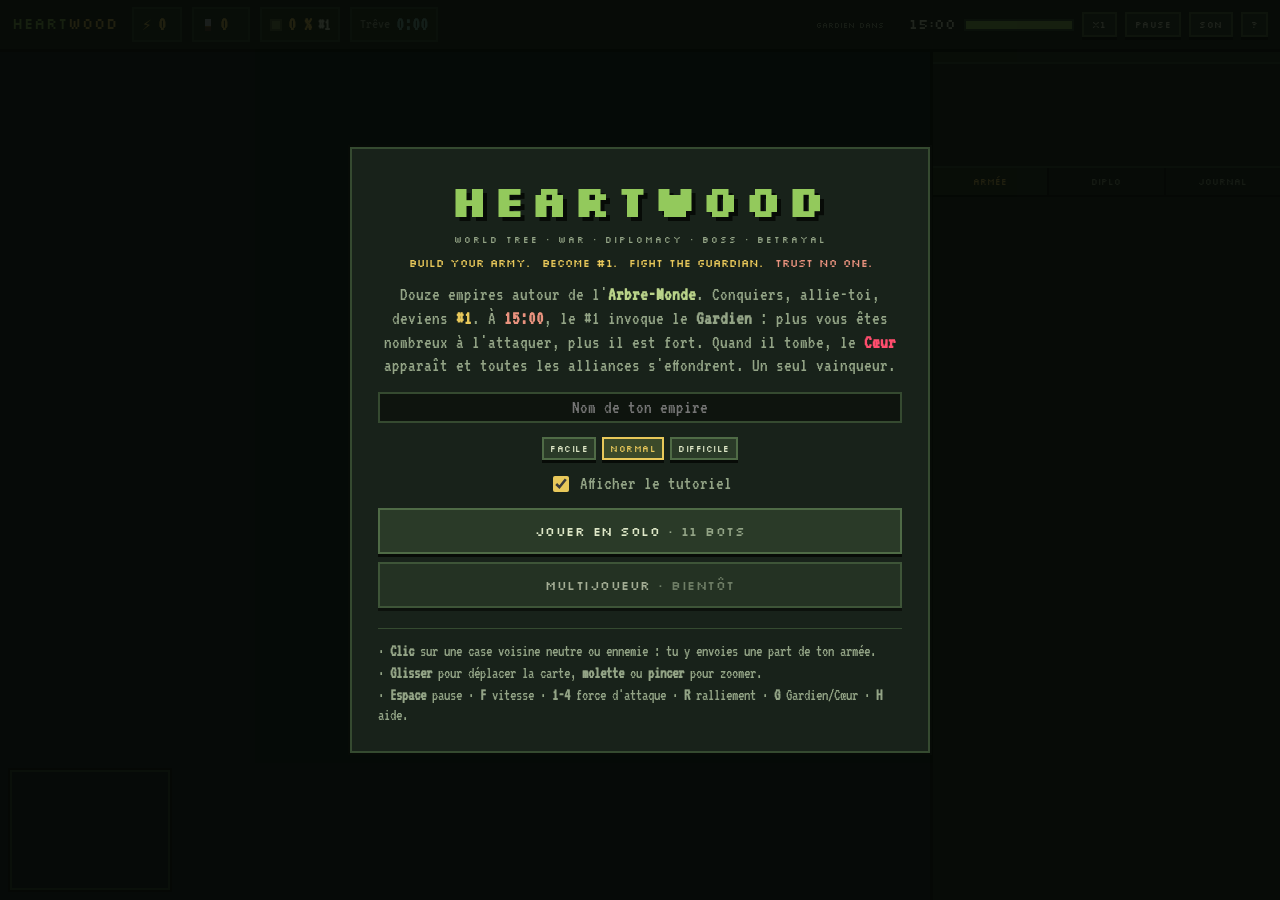
<file: index.html>
<!DOCTYPE html>
<html lang="fr">
<head>
<meta charset="UTF-8">
<meta name="viewport" content="width=device-width, initial-scale=1.0, maximum-scale=1.0, user-scalable=no">
<title>HEARTWOOD — Build your army. Become #1. Fight the Guardian. Trust no one.</title>
<meta name="description" content="Heartwood : jeu de conquête multijoueur de 15 minutes. Deviens #1, invoque le Gardien, survis à la trahison de tes alliés et capture le Cœur.">
<link href="https://fonts.googleapis.com/css2?family=Silkscreen:wght@400;700&family=VT323&display=swap" rel="stylesheet">
<link rel="stylesheet" href="css/style.css">
</head>
<body>

<!-- ================= ÉCRAN TITRE ================= -->
<div id="titleScreen" class="overlay">
  <div class="bigcard pbox">
    <h1>HEARTWOOD</h1>
    <div class="sub">WORLD TREE · WAR · DIPLOMACY · BOSS · BETRAYAL</div>
    <div class="hook"><span>BUILD YOUR ARMY.</span><span>BECOME #1.</span><span>FIGHT THE GUARDIAN.</span><span class="redt">TRUST NO ONE.</span></div>
    <p class="pitch">Douze empires autour de l'<b class="greent">Arbre-Monde</b>. Conquiers, allie-toi, deviens <b class="goldt">#1</b>.
    À <b class="redt">15:00</b>, le #1 invoque le <b>Gardien</b> : plus vous êtes nombreux à l'attaquer, plus il est fort.
    Quand il tombe, le <b class="heartt">Cœur</b> apparaît et toutes les alliances s'effondrent. Un seul vainqueur.</p>
    <input type="text" id="playerName" maxlength="14" placeholder="Nom de ton empire">
    <div class="seg" id="diffSeg">
      <button class="btn mini" data-diff="facile">Facile</button>
      <button class="btn mini" data-diff="normal">Normal</button>
      <button class="btn mini" data-diff="difficile">Difficile</button>
    </div>
    <label class="chk"><input type="checkbox" id="tutoChk"> Afficher le tutoriel</label>
    <div class="modes">
      <button class="btn big" id="soloBtn">JOUER EN SOLO <span class="dim">· 11 bots</span></button>
      <button class="btn big ghost" id="multiBtn">MULTIJOUEUR <span class="dim">· bientôt</span></button>
    </div>
    <div id="bestLine"></div>
    <div class="legend">
      <div>· <b>Clic</b> sur une case voisine neutre ou ennemie : tu y envoies une part de ton armée.</div>
      <div>· <b>Glisser</b> pour déplacer la carte, <b>molette</b> ou <b>pincer</b> pour zoomer.</div>
      <div>· <b>Espace</b> pause · <b>F</b> vitesse · <b>1-4</b> force d'attaque · <b>R</b> ralliement · <b>G</b> Gardien/Cœur · <b>H</b> aide.</div>
    </div>
  </div>
</div>

<!-- ================= HUD ================= -->
<header id="hud">
  <div class="logo">HEART<span>WOOD</span></div>
  <div class="stat" title="Pouvoir ⚡ : produit par ton territoire, dépensé en capacités"><b class="goldt">⚡</b><b id="hPower">0</b><span class="sub" id="hPowerRate"></span></div>
  <div class="stat" title="Armée chez toi / plafond (grandit toute seule)"><span class="ico-army"></span><b id="hArmy">0</b><span class="sub" id="hArmyCap"></span><span class="sub" id="hAway"></span></div>
  <div class="stat" title="Part des terres et rang"><span class="ico-land"></span><b id="hLand">0 %</b><b id="hRank">#1</b></div>
  <div class="stat" id="truceStat" title="Personne ne peut attaquer pendant la trêve"><span class="sub">Trêve</span><b id="hTruce">0:00</b></div>
  <div id="timerBox">
    <span id="hudPhase" class="sub">GARDIEN DANS</span>
    <span id="hudTimer">15:00</span>
    <div id="tbar"><div id="timerFill"></div></div>
    <button class="btn hbtn" id="speedBtn" title="Vitesse (F)">x1</button>
    <button class="btn hbtn" id="pauseBtn" title="Pause (Espace)">Pause</button>
    <button class="btn hbtn" id="muteBtn">Son</button>
    <button class="btn hbtn" id="helpBtn" title="Aide (H)">?</button>
  </div>
</header>

<main>
  <div id="mapWrap">
    <canvas id="map"></canvas>
    <canvas id="minimap" width="160" height="120"></canvas>
    <div id="bossBar" class="pbox hidden"><div id="bossName" class="sk"></div><div class="bbar"><div id="bossFill"></div></div><div id="bossTxt" class="dim"></div></div>
    <div id="toasts"></div>
    <div id="tip" class="hidden"></div>
    <div id="pauseTag" class="hidden">PAUSE</div>
    <div id="banner" class="banner hidden"></div>
  </div>

  <aside id="side">
    <button class="btn" id="sideToggle">▼ Panneau</button>
    <div id="lbStrip"></div>
    <div id="ctxPanel"></div>
    <nav id="tabs">
      <button data-tab="army" class="on">ARMÉE</button>
      <button data-tab="diplo">DIPLO<span class="badge hidden" id="offerBadge">0</span></button>
      <button data-tab="log">JOURNAL</button>
    </nav>
    <div class="tabc" id="tab-army"></div>
    <div class="tabc hidden" id="tab-diplo"><div id="dOffers"></div><div id="dRank"></div><div id="dEmp"></div></div>
    <div class="tabc hidden" id="tab-log"><div id="logBox"></div></div>
  </aside>
</main>

<!-- ================= MODALES ================= -->
<div id="helpModal" class="overlay hidden">
  <div class="bigcard pbox">
    <h2 class="sk" style="color:var(--gold); font-size:14px;">RÈGLES DU JEU</h2>
    <ul>
      <li><b>Conquête</b> : clique une case neutre ou ennemie voisine de ton territoire. Une part de ton armée (le curseur) part conquérir case après case. Ce qui part ne défend plus ta capitale.</li>
      <li><b>Armée</b> : grandit toute seule, d'autant plus que ton territoire est grand. <b class="goldt">⚡ Pouvoir</b> : produit par tes terres (les racines de l'Arbre en donnent plus) ; sert aux capacités et à la diplomatie.</li>
      <li><b>Défense</b> : chaque case est défendue par une garnison (armée ÷ cases). Forêt, montagne et fortifications la renforcent. La <b class="redt">capitale</b> est un bastion : si elle tombe, tu es éliminé.</li>
      <li><b class="goldt">Classement</b> : % des terres. Le <b>#1</b> à 15:00 obtient le droit d'invoquer le Gardien… mais toute la carte se ligue contre le #1.</li>
      <li><b class="greent">Alliances</b> : un allié ne peut pas t'attaquer. <b class="redt">Trahir</b> te marque du parjure : plus personne ne s'alliera à toi pendant 3 minutes.</li>
      <li><b class="redt">Le Gardien</b> (15:00) : envoie des soldats au centre pour le blesser (1 soldat = 1 dégât). Chaque adversaire supplémentaire le renforce : 1 → 100 %, 2 → 160 %, 3 → 230 %, 4 → 310 %, 5 → 400 %. Il dévore les terres autour de l'Arbre, puis celles de qui le frappe le plus.</li>
      <li><b class="heartt">Le Cœur</b> : à la mort du Gardien, toutes les alliances tombent. Envoie des soldats au centre : celui qui tient le Cœur 30 secondes gagne. Le prendre coûte 1,5 fois la garnison en place.</li>
      <li><b>Raccourcis</b> : Espace pause · F vitesse · ZQSD/flèches caméra · +/- zoom · C capitale · V Arbre · 1-4 force d'attaque · R ralliement · X fortifier · G Gardien/Cœur · T onglet · Échap.</li>
    </ul>
    <button class="btn" id="helpClose">COMPRIS</button>
  </div>
</div>

<div id="multiModal" class="overlay hidden">
  <div class="bigcard pbox">
    <h2 class="sk" style="color:var(--gold); font-size:14px;">MULTIJOUEUR — BIENTÔT</h2>
    <p class="dim">Le mode en ligne n'est pas encore ouvert. Le moteur du jeu est déjà prêt à recevoir les ordres de plusieurs joueurs ; il manque le serveur qui les relie.</p>
    <p class="dim">En attendant, joue en solo contre 11 bots : ils s'allient, se trahissent et se liguent contre le #1.</p>
    <button class="btn" id="multiClose">COMPRIS</button>
  </div>
</div>

<div id="deadModal" class="overlay hidden">
  <div class="bigcard pbox">
    <h2 class="sk" style="color:var(--red); font-size:16px;">TA CAPITALE EST TOMBÉE</h2>
    <p id="deadTxt" class="dim"></p>
    <p>Le monde continue sans toi… regarde qui aura le Cœur.</p>
    <button class="btn" id="spectateBtn">REGARDER LA SUITE</button>
    <button class="btn red" id="deadReplay">RECOMMENCER</button>
  </div>
</div>

<div id="endScreen" class="overlay hidden">
  <div class="bigcard pbox" style="max-width:720px;">
    <h2 class="sk" id="endTitle"></h2>
    <p id="endSub"></p>
    <div id="endRecord"></div>
    <div class="rankWrap"><table class="rank" id="rankTable"></table></div>
    <div id="storyBox" class="story"></div>
    <button class="btn" id="replayBtn">REJOUER</button>
  </div>
</div>

<div id="tutRing" class="hidden"></div>
<div id="tutBox" class="pbox hidden">
  <div class="sk" id="tutStep" style="font-size:9px; color:var(--dim);"></div>
  <div id="tutTxt"></div>
  <div style="display:flex; gap:6px; justify-content:flex-end;">
    <button class="btn mini" id="tutSkip">Passer</button>
    <button class="btn mini green" id="tutNext">Suivant</button>
  </div>
</div>

<script src="js/util.js"></script>
<script src="js/engine.js"></script>
<script src="js/bots.js"></script>
<script src="js/audio.js"></script>
<script src="js/net.js"></script>
<script src="js/render.js"></script>
<script src="js/ui.js"></script>
<script src="js/main.js"></script>
</body>
</html>
</file>
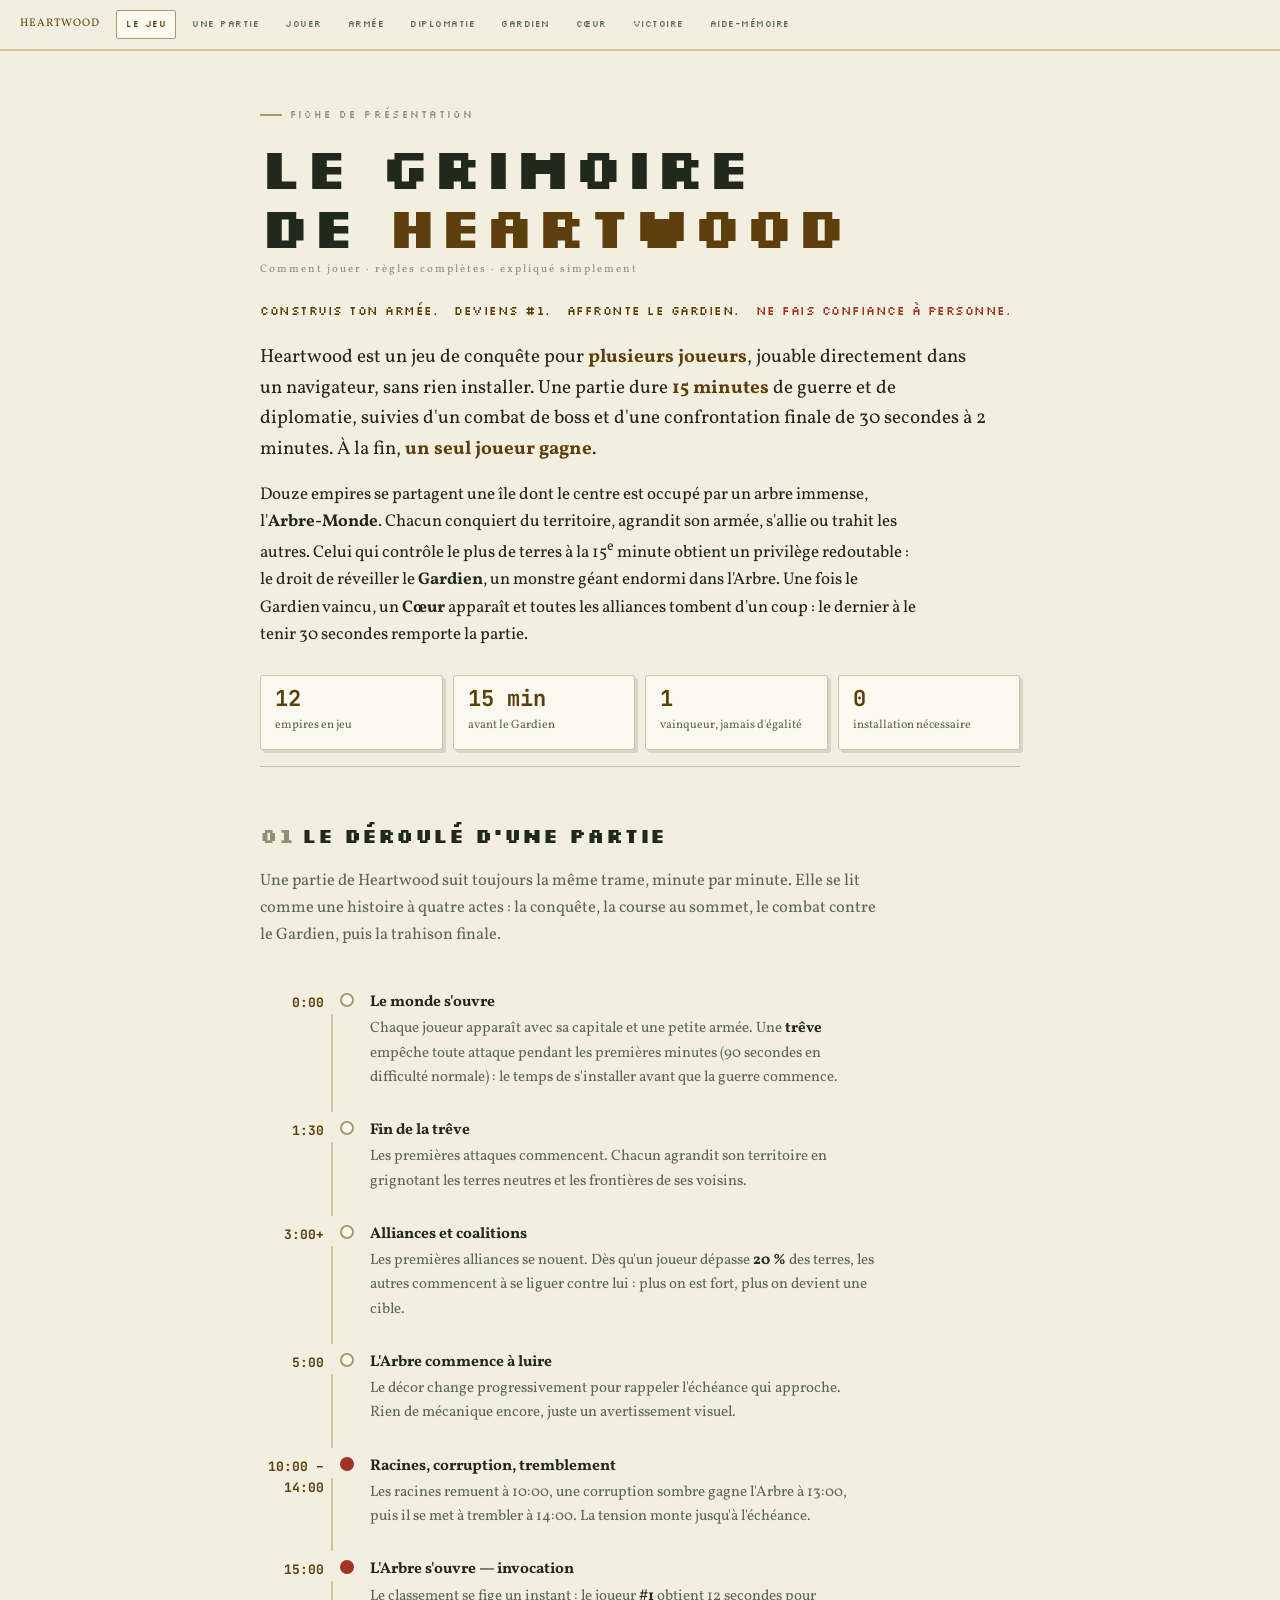
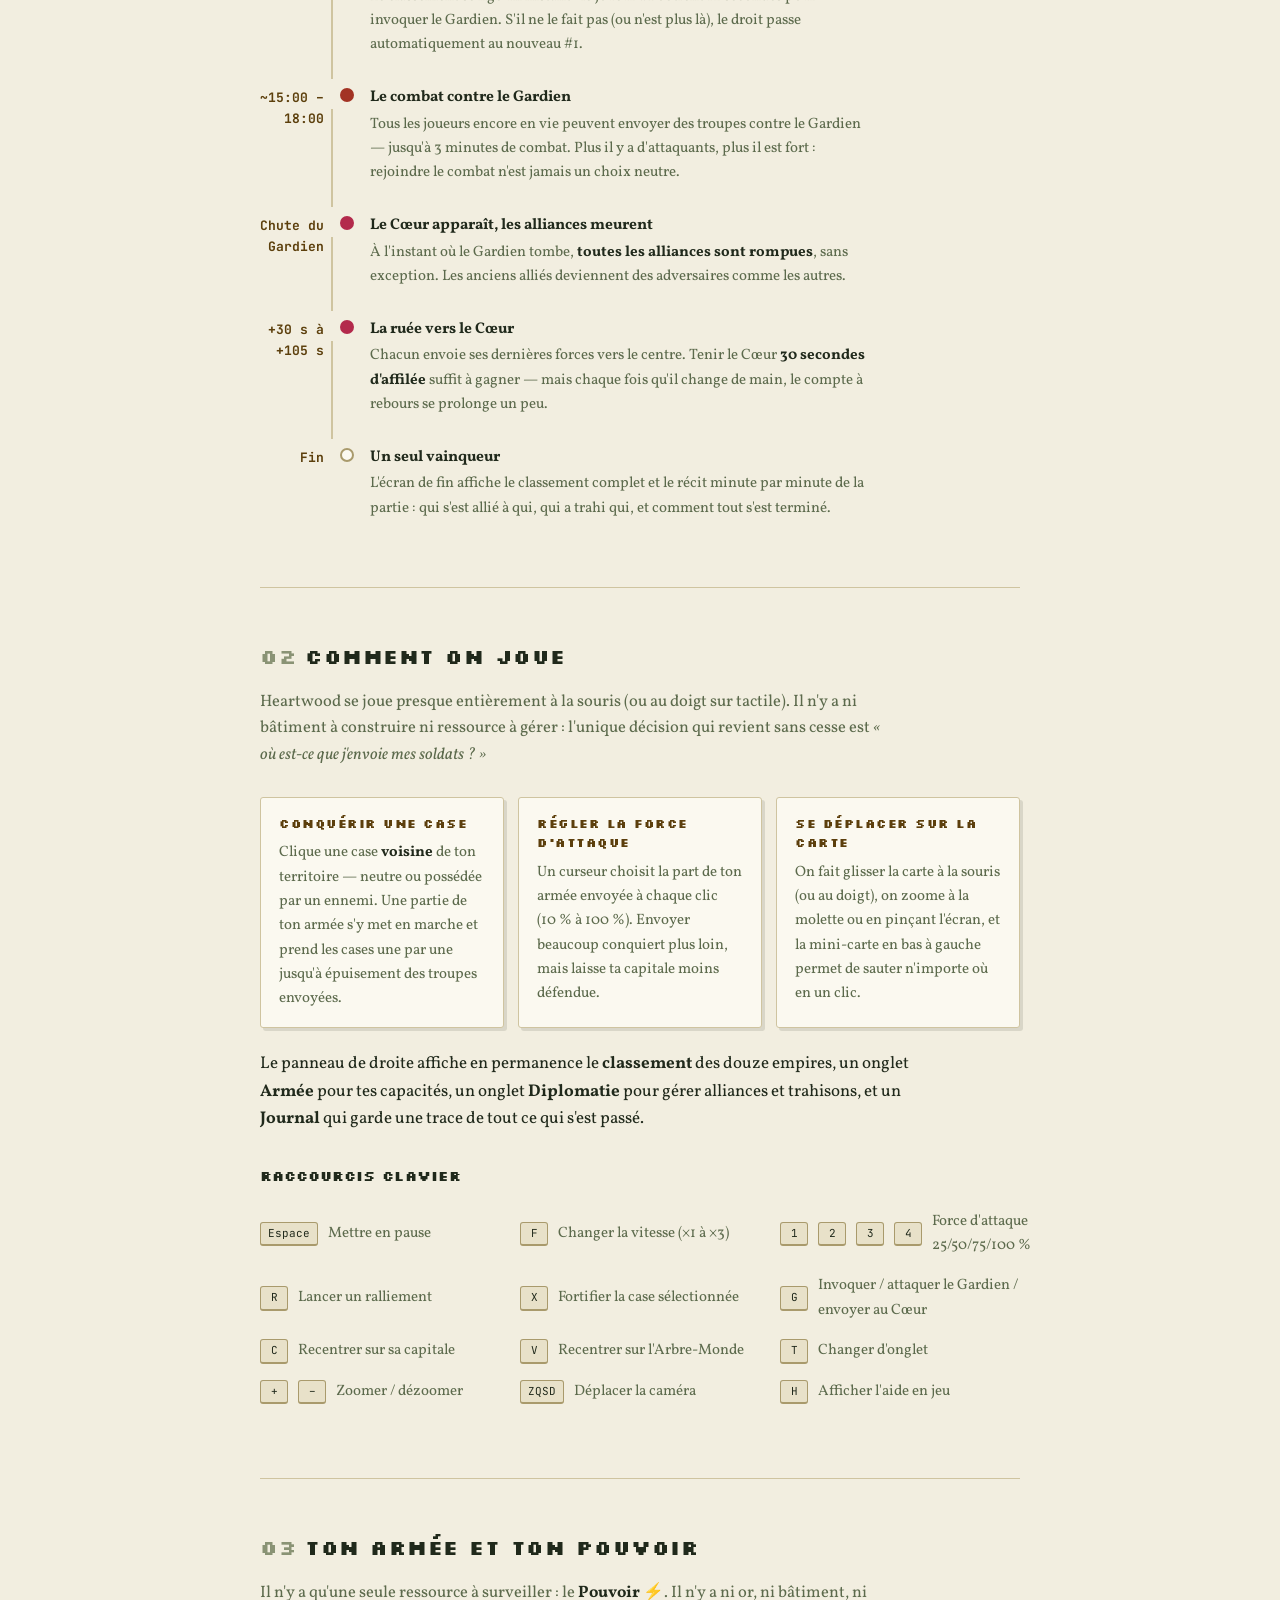
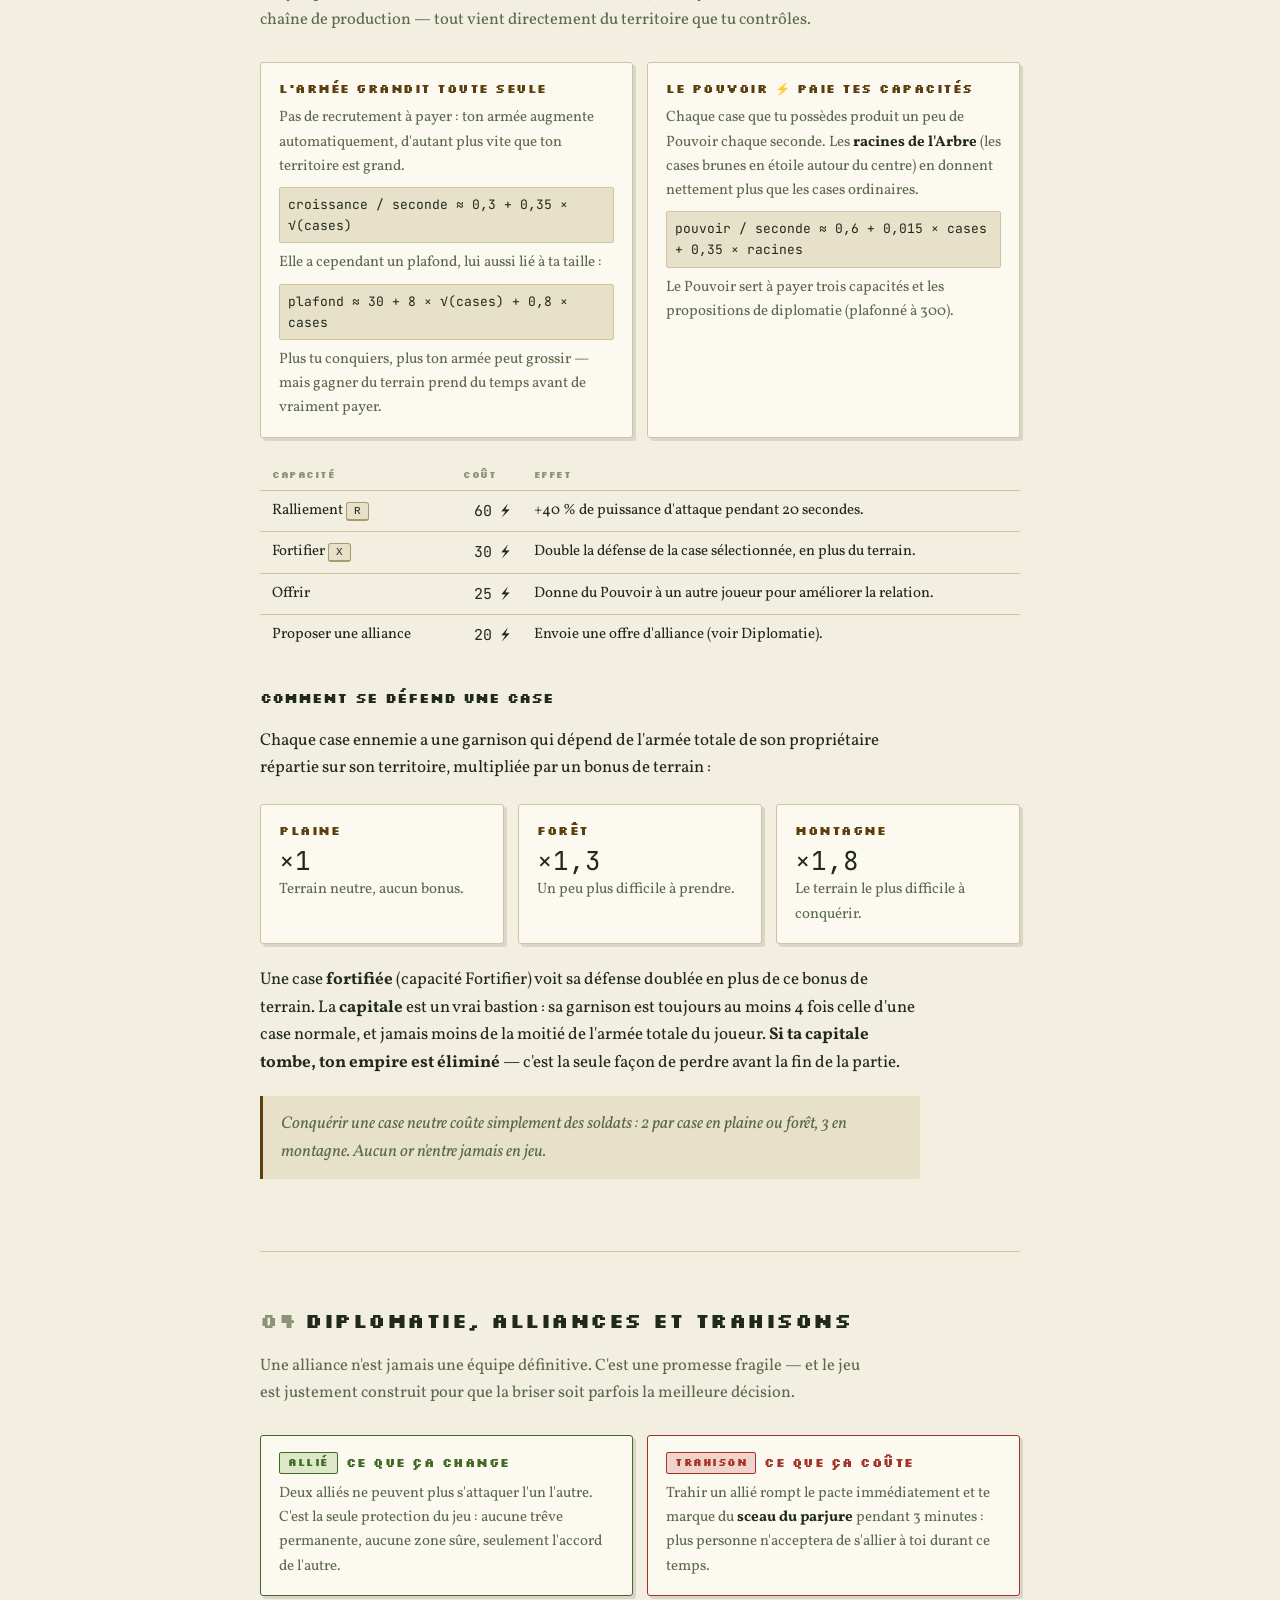
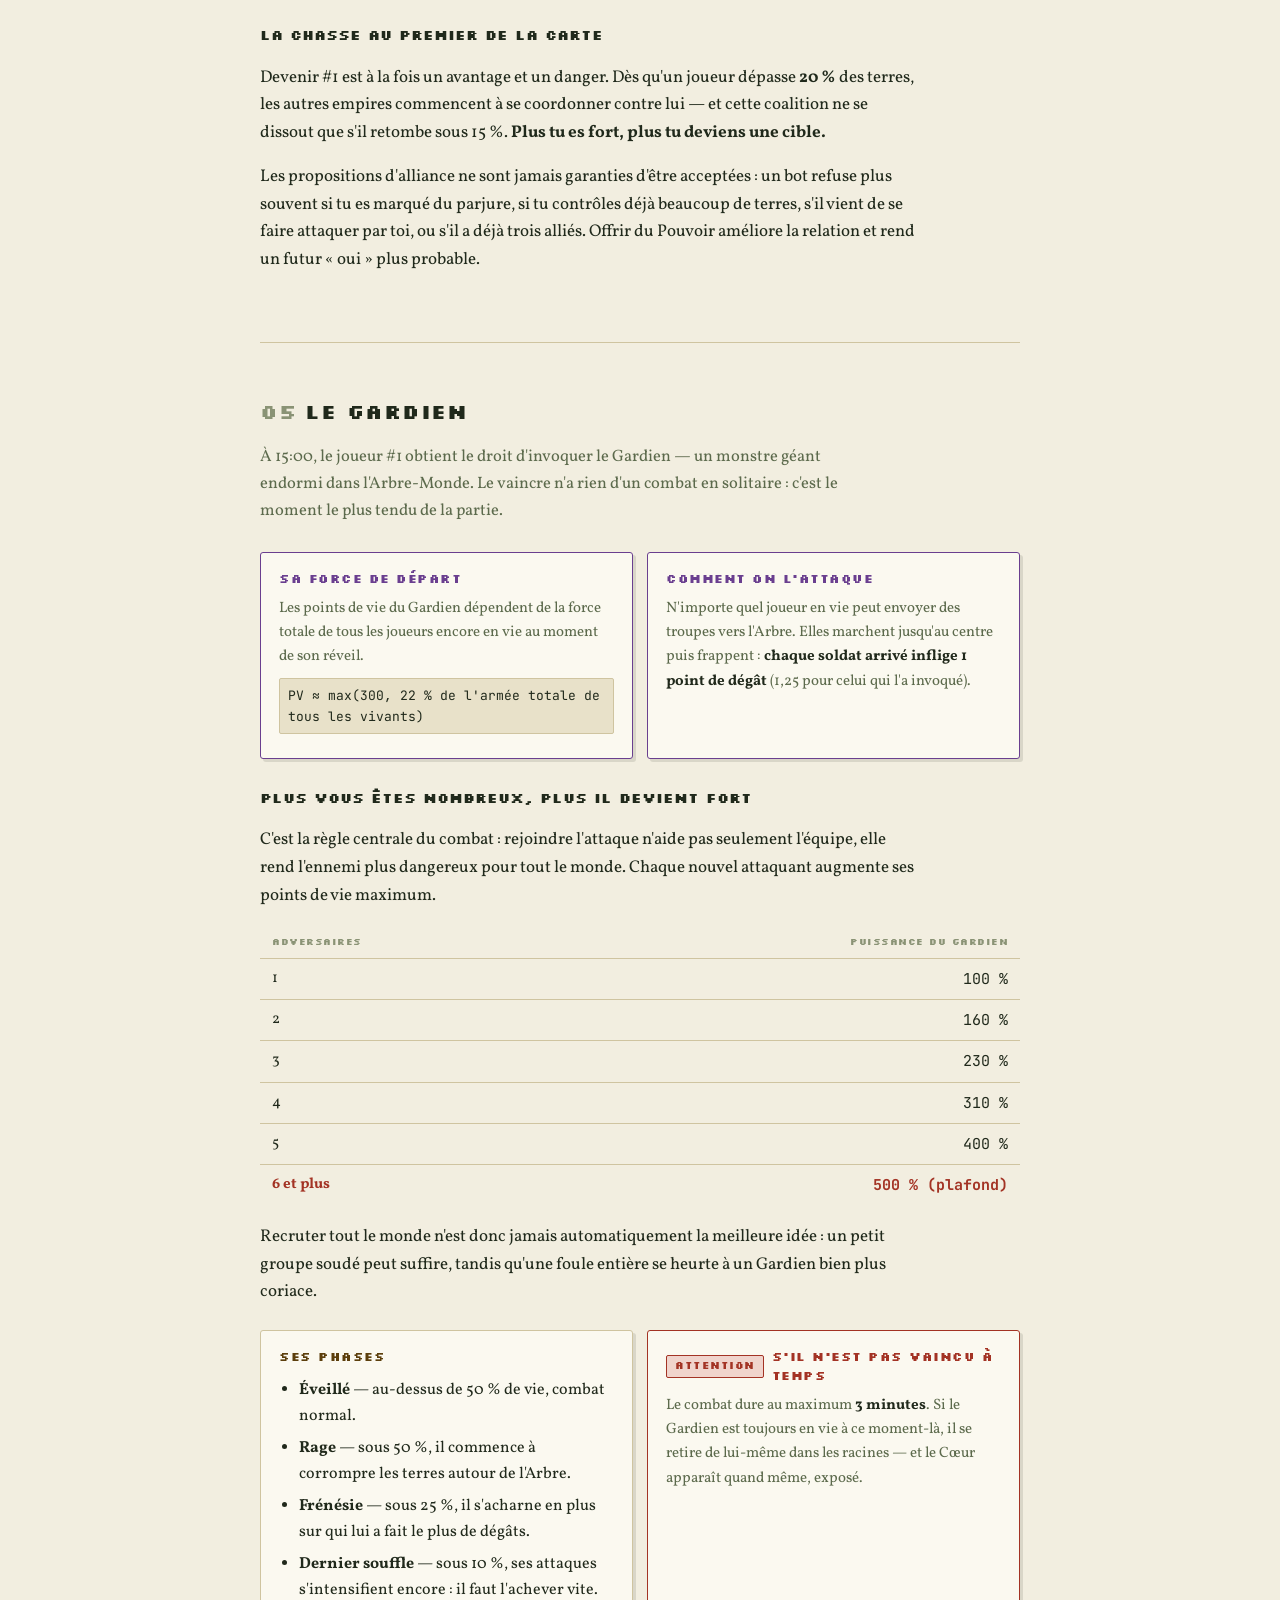
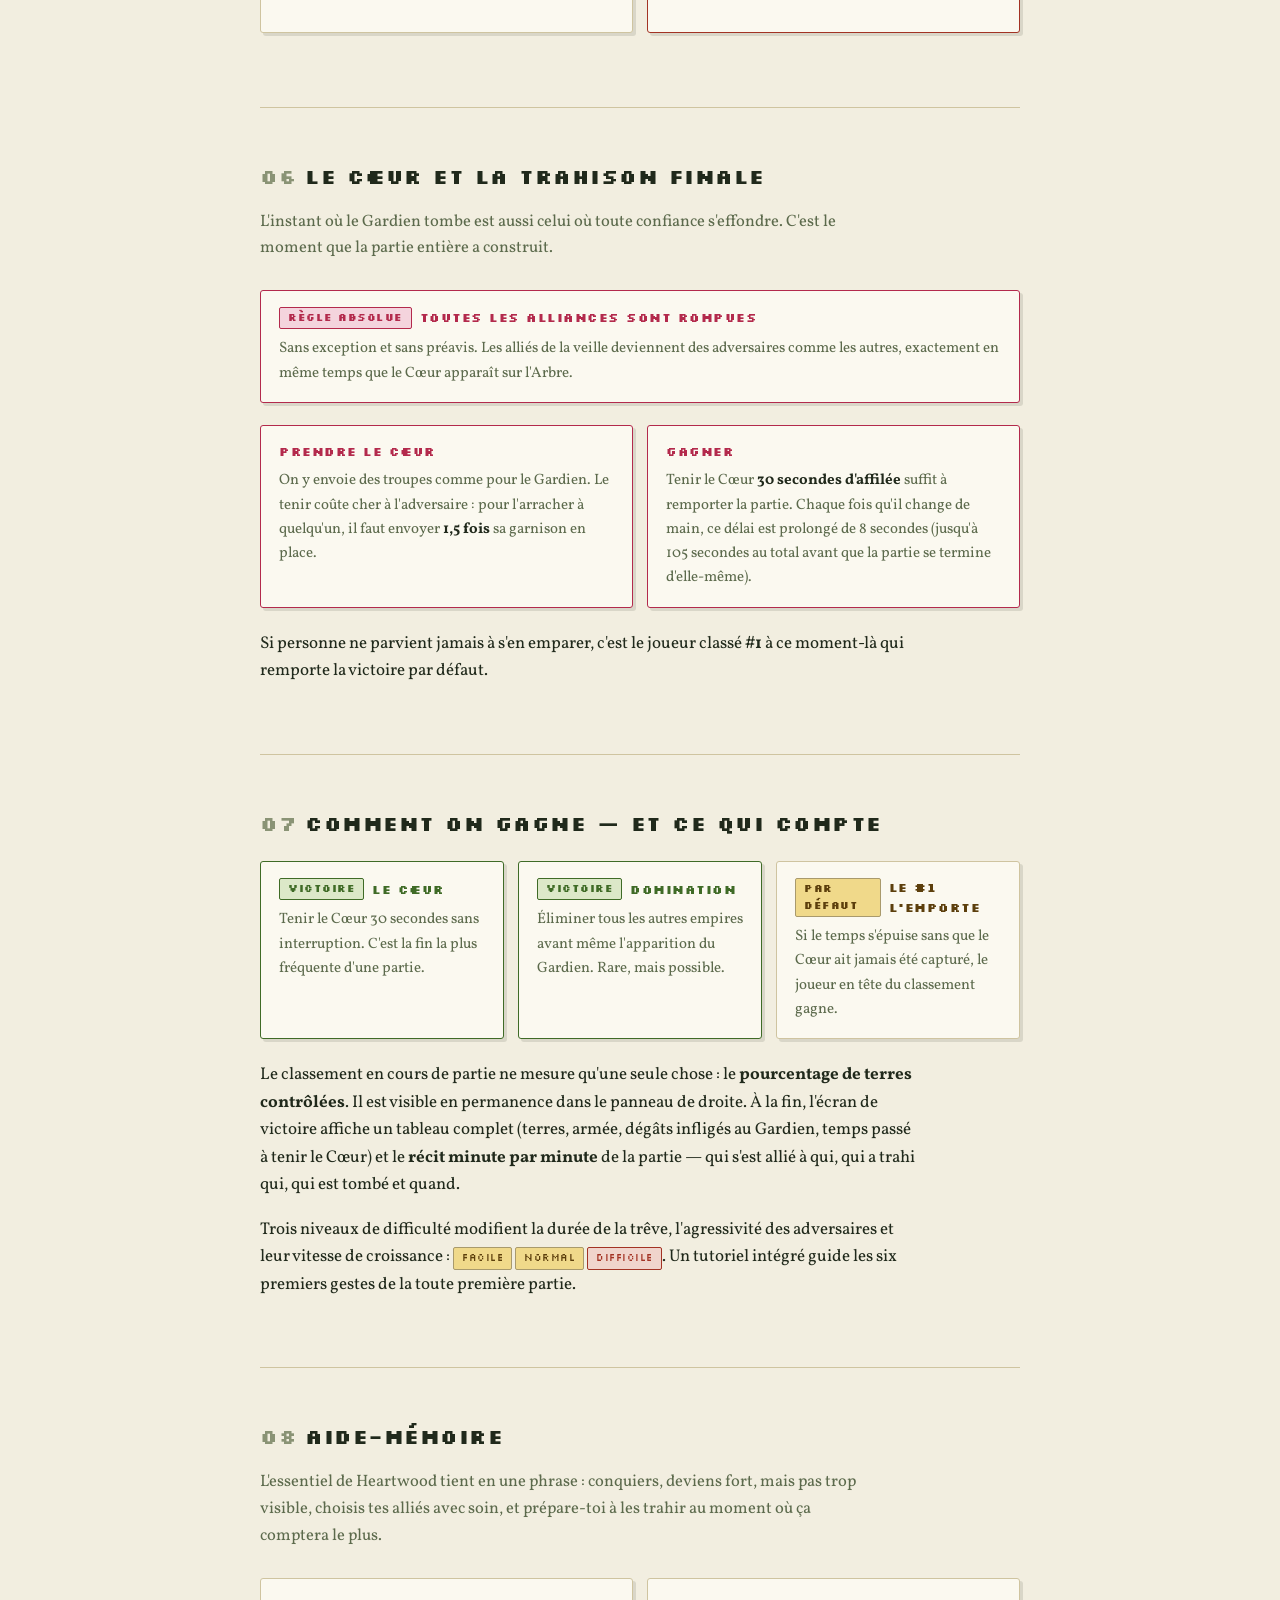
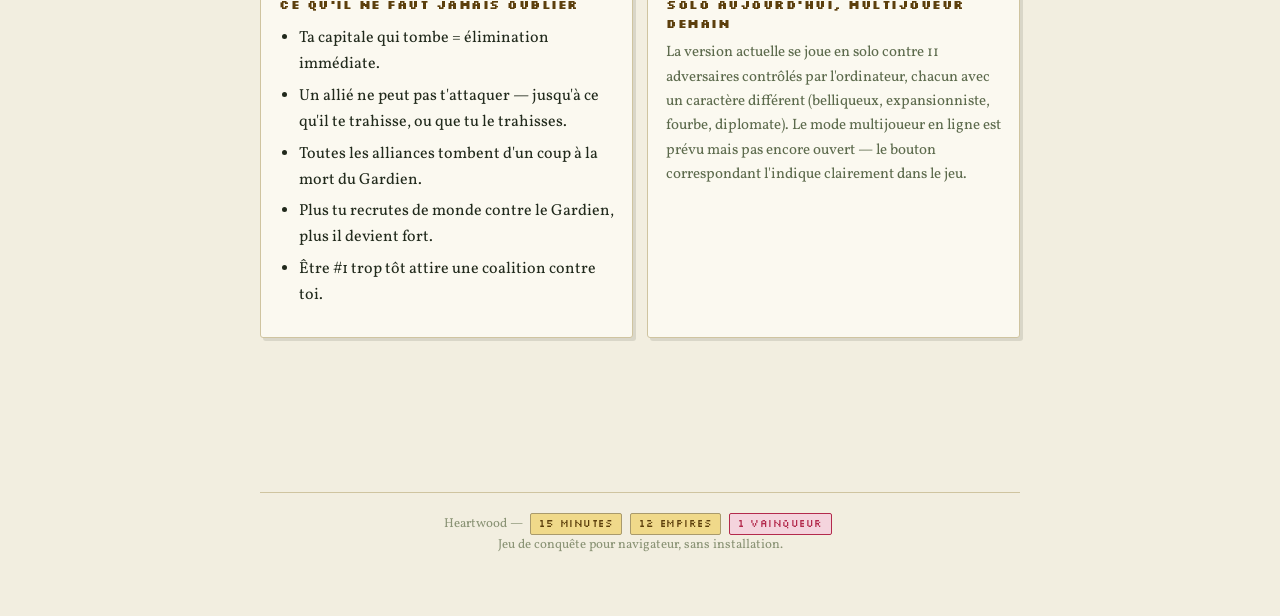
<file: reference/guide.html>
<!doctype html>
<html lang="fr">
<head>
<meta charset="utf-8">
<meta name="viewport" content="width=device-width, initial-scale=1">
<title>Le Grimoire de Heartwood</title>
<meta name="description" content="Règles complètes de Heartwood, expliquées simplement : comment jouer, l'armée, la diplomatie, le Gardien et le Cœur.">
<link rel="preconnect" href="https://fonts.googleapis.com">
<link href="https://fonts.googleapis.com/css2?family=Silkscreen:wght@400;700&family=Vollkorn:ital,wght@0,400;0,500;0,600;0,700;1,400&family=JetBrains+Mono:wght@400;500;700&display=swap" rel="stylesheet">
<style>
  :root{
    --bg:#f2eee0; --bg-alt:#e8e1c9; --panel:#fbf9f0; --line:#cfc4a0; --line-strong:#a99a6c;
    --ink:#20291b; --ink-dim:#5c6a4c; --ink-faint:#8a9375;
    --accent:#8a5f12; --accent-strong:#5c3f0c; --accent-bg:#f0d98a;
    --red:#a33324; --red-bg:#f0d4cc;
    --green:#3f6b26; --green-bg:#dce8c8;
    --violet:#6a3f8f; --violet-bg:#e6dcf0;
    --heart:#b32a4c; --heart-bg:#f4d4dd;
    --shadow: 3px 3px 0 rgba(32,41,27,.12);
  }
  :root:not([data-theme="light"]){
    @media (prefers-color-scheme: dark){
      --bg:#0f150f; --bg-alt:#182016; --panel:#1a2417; --line:#354a30; --line-strong:#4f6b46;
      --ink:#dfe8c8; --ink-dim:#a3b090; --ink-faint:#6d7a5f;
      --accent:#e8c85a; --accent-strong:#f2dd94; --accent-bg:#3a3216;
      --red:#e8927e; --red-bg:#3a221c;
      --green:#9fce6c; --green-bg:#233420;
      --violet:#c9a3e8; --violet-bg:#2c2038;
      --heart:#ff8fa8; --heart-bg:#3a1c26;
      --shadow: 3px 3px 0 rgba(0,0,0,.35);
    }
  }
  :root[data-theme="dark"]{
    --bg:#0f150f; --bg-alt:#182016; --panel:#1a2417; --line:#354a30; --line-strong:#4f6b46;
    --ink:#dfe8c8; --ink-dim:#a3b090; --ink-faint:#6d7a5f;
    --accent:#e8c85a; --accent-strong:#f2dd94; --accent-bg:#3a3216;
    --red:#e8927e; --red-bg:#3a221c;
    --green:#9fce6c; --green-bg:#233420;
    --violet:#c9a3e8; --violet-bg:#2c2038;
    --heart:#ff8fa8; --heart-bg:#3a1c26;
    --shadow: 3px 3px 0 rgba(0,0,0,.35);
  }

  *{box-sizing:border-box;}
  html{scroll-behavior:smooth;}
  body{
    margin:0; background:var(--bg); color:var(--ink);
    font-family:'Vollkorn',Georgia,'Times New Roman',serif;
    font-size:17px; line-height:1.62;
    padding-inline:20px; padding-block:0;
  }
  ::selection{background:var(--accent-bg); color:var(--ink);}
  h1,h2,h3,.eyebrow,.pill,.kbd,nav a{font-family:'Silkscreen','Courier New',monospace;}
  .mono, .stat-num, td.num, .fact b, .shortcut kbd{font-family:'JetBrains Mono',ui-monospace,monospace; font-variant-numeric:tabular-nums;}
  a{color:var(--accent-strong);}
  img{max-width:100%;}

  /* ---------- top nav ---------- */
  #topnav{
    position:sticky; top:0; z-index:20; margin-inline:-20px; padding:10px 20px;
    background:color-mix(in srgb, var(--bg) 88%, transparent); backdrop-filter:blur(6px);
    border-bottom:2px solid var(--line);
    display:flex; gap:6px; align-items:center; overflow-x:auto; white-space:nowrap;
  }
  #topnav .brand{font-size:11px; letter-spacing:1px; color:var(--accent-strong); margin-right:10px; flex:none;}
  #topnav a{
    font-size:9px; letter-spacing:.5px; text-decoration:none; color:var(--ink-dim);
    padding:6px 9px; border:1px solid transparent; border-radius:2px; flex:none;
  }
  #topnav a:hover{color:var(--ink); border-color:var(--line);}
  #topnav a.active{color:var(--accent-strong); border-color:var(--line-strong); background:var(--panel);}

  main{max-width:760px; margin:0 auto; padding-block:36px 80px;}
  .wide{max-width:920px; margin-inline:auto;}

  /* ---------- hero ---------- */
  .hero{padding-block:20px 8px;}
  .eyebrow{
    font-size:10px; letter-spacing:2px; color:var(--ink-faint); text-transform:uppercase;
    display:flex; align-items:center; gap:8px; margin-bottom:14px;
  }
  .eyebrow::before{content:""; width:22px; height:2px; background:var(--line-strong); display:inline-block;}
  h1{
    font-size:clamp(34px,7vw,58px); line-height:1.02; margin:0 0 6px; letter-spacing:1px;
    text-wrap:balance; color:var(--ink);
  }
  h1 em{font-style:normal; color:var(--accent-strong);}
  .subtitle{font-size:11px; letter-spacing:2px; color:var(--ink-faint); margin-bottom:22px;}
  .hook{
    display:flex; flex-wrap:wrap; gap:6px 16px; font-family:'Silkscreen',monospace;
    font-size:12px; letter-spacing:.5px; margin-bottom:22px; color:var(--accent-strong);
  }
  .hook span:last-child{color:var(--red);}
  .lede{font-size:19px; line-height:1.6; color:var(--ink); margin-bottom:6px;}
  .lede b{color:var(--accent-strong); font-weight:700;}

  .factrow{
    display:flex; flex-wrap:wrap; gap:10px; margin-block:26px 8px;
  }
  .fact{
    flex:1 1 140px; background:var(--panel); border:1px solid var(--line); border-radius:3px;
    padding:12px 14px; box-shadow:var(--shadow);
  }
  .fact b{display:block; font-size:22px; color:var(--accent-strong); line-height:1;}
  .fact span{font-size:12px; color:var(--ink-dim);}

  /* ---------- sections ---------- */
  section{padding-block:52px; border-top:1px solid var(--line);}
  section:first-of-type{border-top:none;}
  h2{
    font-size:20px; letter-spacing:.5px; color:var(--ink); margin:0 0 6px;
    text-wrap:balance;
  }
  .sec-num{color:var(--ink-faint); margin-right:8px;}
  .sec-intro{color:var(--ink-dim); font-size:16.5px; max-width:62ch; margin-bottom:28px;}
  p{max-width:66ch;}
  .max{max-width:none;}
  strong{color:var(--ink); font-weight:700;}

  /* ---------- timeline ---------- */
  .timeline{list-style:none; margin:0; padding:0; max-width:none;}
  .timeline li{
    display:grid; grid-template-columns:64px 14px 1fr; gap:0 16px; padding-block:14px;
    position:relative;
  }
  .timeline li:not(:last-child)::after{
    content:""; position:absolute; left:71px; top:38px; bottom:-8px; width:2px; background:var(--line);
  }
  .t-time{font-family:'JetBrains Mono',monospace; font-size:13px; color:var(--accent-strong); font-weight:700; padding-top:2px; text-align:right;}
  .t-dot{width:14px; height:14px; border-radius:50%; background:var(--panel); border:2px solid var(--line-strong); margin-top:3px; z-index:1;}
  .t-dot.hot{background:var(--red); border-color:var(--red);}
  .t-dot.heart{background:var(--heart); border-color:var(--heart);}
  .t-body b{display:block; font-size:15.5px; color:var(--ink); margin-bottom:2px;}
  .t-body p{margin:0; font-size:15px; color:var(--ink-dim); max-width:56ch;}

  /* ---------- cards ---------- */
  .grid{display:grid; gap:14px; margin-block:22px; max-width:none;}
  .grid.g2{grid-template-columns:repeat(2,1fr);}
  .grid.g3{grid-template-columns:repeat(3,1fr);}
  @media (max-width:640px){ .grid.g2, .grid.g3{grid-template-columns:1fr;} }
  .card{
    background:var(--panel); border:1px solid var(--line); border-radius:3px; padding:16px 18px;
    box-shadow:var(--shadow);
  }
  .card h3{font-size:12px; letter-spacing:.5px; margin:0 0 8px; color:var(--accent-strong); display:flex; align-items:center; gap:8px;}
  .card p{font-size:15px; color:var(--ink-dim); margin:0; max-width:none;}
  .card .num{font-family:'JetBrains Mono',monospace; font-size:26px; color:var(--ink); display:block; margin-bottom:4px; line-height:1;}
  .card .formula{
    font-family:'JetBrains Mono',monospace; font-size:13px; background:var(--bg-alt); border:1px solid var(--line);
    border-radius:2px; padding:6px 8px; margin-block:8px; overflow-x:auto; color:var(--ink);
  }
  .card.warn{border-color:var(--red); }
  .card.warn h3{color:var(--red);}
  .card.good{border-color:var(--green);}
  .card.good h3{color:var(--green);}
  .card.myst{border-color:var(--violet);}
  .card.myst h3{color:var(--violet);}
  .card.heart{border-color:var(--heart);}
  .card.heart h3{color:var(--heart);}

  .pill{
    display:inline-block; font-size:10px; letter-spacing:.5px; padding:2px 8px; border-radius:2px;
    background:var(--accent-bg); color:var(--accent-strong); border:1px solid var(--line-strong);
  }
  .pill.red{background:var(--red-bg); color:var(--red); border-color:var(--red);}
  .pill.green{background:var(--green-bg); color:var(--green); border-color:var(--green);}
  .pill.violet{background:var(--violet-bg); color:var(--violet); border-color:var(--violet);}
  .pill.heart{background:var(--heart-bg); color:var(--heart); border-color:var(--heart);}

  /* ---------- tables ---------- */
  .tablewrap{overflow-x:auto; margin-block:18px; max-width:none;}
  table{border-collapse:collapse; width:100%; font-size:15px; min-width:420px;}
  th,td{text-align:left; padding:8px 12px; border-bottom:1px solid var(--line);}
  th{font-family:'Silkscreen',monospace; font-size:9px; letter-spacing:.5px; color:var(--ink-faint); text-transform:uppercase; white-space:nowrap;}
  td.num{text-align:right;}
  th.num{text-align:right;}
  tr:last-child td{border-bottom:none;}
  tr.hi td{color:var(--red); font-weight:700;}

  /* ---------- shortcuts ---------- */
  .shortcuts{display:grid; grid-template-columns:repeat(auto-fill,minmax(220px,1fr)); gap:8px 20px; margin-block:18px; max-width:none;}
  .shortcut{display:flex; align-items:center; gap:10px; font-size:15px; padding-block:4px;}
  kbd{
    font-size:11px; background:var(--bg-alt); border:1px solid var(--line-strong); border-bottom-width:2px;
    border-radius:3px; padding:2px 7px; color:var(--ink); flex:none; min-width:28px; text-align:center;
  }
  .shortcut span{color:var(--ink-dim);}

  /* ---------- misc ---------- */
  ul.plain{padding-left:20px; margin:12px 0;}
  ul.plain li{margin-block:6px; font-size:16px;}
  blockquote{
    margin:20px 0; padding:14px 18px; border-left:3px solid var(--accent-strong); background:var(--bg-alt);
    font-style:italic; color:var(--ink-dim); max-width:60ch; border-radius:0 3px 3px 0;
  }
  .divider-word{
    text-align:center; font-family:'Silkscreen',monospace; font-size:10px; letter-spacing:3px;
    color:var(--ink-faint); margin-block:0;
  }
  footer{
    max-width:760px; margin:0 auto; padding-block:20px 60px; text-align:center;
    color:var(--ink-faint); font-size:13px; border-top:1px solid var(--line);
  }
  footer .pill{margin-inline:4px;}
</style>
</head>
<body>

<nav id="topnav">
  <span class="brand">HEARTWOOD</span>
  <a href="#quoi">Le jeu</a>
  <a href="#partie">Une partie</a>
  <a href="#jouer">Jouer</a>
  <a href="#armee">Armée</a>
  <a href="#diplo">Diplomatie</a>
  <a href="#gardien">Gardien</a>
  <a href="#coeur">Cœur</a>
  <a href="#victoire">Victoire</a>
  <a href="#aide">Aide-mémoire</a>
</nav>

<main>

  <section id="quoi" class="hero" style="border-top:none;">
    <div class="eyebrow">Fiche de présentation</div>
    <h1>Le Grimoire<br>de <em>Heartwood</em></h1>
    <div class="subtitle">Comment jouer · règles complètes · expliqué simplement</div>
    <div class="hook">
      <span>Construis ton armée.</span><span>Deviens #1.</span><span>Affronte le Gardien.</span><span>Ne fais confiance à personne.</span>
    </div>
    <p class="lede">Heartwood est un jeu de conquête pour <b>plusieurs joueurs</b>, jouable directement dans un navigateur, sans rien installer. Une partie dure <b>15 minutes</b> de guerre et de diplomatie, suivies d'un combat de boss et d'une confrontation finale de 30 secondes à 2 minutes. À la fin, <b>un seul joueur gagne</b>.</p>
    <p>Douze empires se partagent une île dont le centre est occupé par un arbre immense, l'<strong>Arbre-Monde</strong>. Chacun conquiert du territoire, agrandit son armée, s'allie ou trahit les autres. Celui qui contrôle le plus de terres à la 15<sup>e</sup> minute obtient un privilège redoutable&nbsp;: le droit de réveiller le <strong>Gardien</strong>, un monstre géant endormi dans l'Arbre. Une fois le Gardien vaincu, un <strong>Cœur</strong> apparaît et toutes les alliances tombent d'un coup&nbsp;: le dernier à le tenir 30 secondes remporte la partie.</p>
    <div class="factrow">
      <div class="fact"><b>12</b><span>empires en jeu</span></div>
      <div class="fact"><b>15 min</b><span>avant le Gardien</span></div>
      <div class="fact"><b>1</b><span>vainqueur, jamais d'égalité</span></div>
      <div class="fact"><b>0</b><span>installation nécessaire</span></div>
    </div>
  </section>

  <section id="partie">
    <h2><span class="sec-num">01</span>Le déroulé d'une partie</h2>
    <p class="sec-intro">Une partie de Heartwood suit toujours la même trame, minute par minute. Elle se lit comme une histoire à quatre actes&nbsp;: la conquête, la course au sommet, le combat contre le Gardien, puis la trahison finale.</p>

    <ul class="timeline">
      <li>
        <div class="t-time">0:00</div><div class="t-dot"></div>
        <div class="t-body"><b>Le monde s'ouvre</b><p>Chaque joueur apparaît avec sa capitale et une petite armée. Une <strong>trêve</strong> empêche toute attaque pendant les premières minutes (90&nbsp;secondes en difficulté normale) : le temps de s'installer avant que la guerre commence.</p></div>
      </li>
      <li>
        <div class="t-time">1:30</div><div class="t-dot"></div>
        <div class="t-body"><b>Fin de la trêve</b><p>Les premières attaques commencent. Chacun agrandit son territoire en grignotant les terres neutres et les frontières de ses voisins.</p></div>
      </li>
      <li>
        <div class="t-time">3:00+</div><div class="t-dot"></div>
        <div class="t-body"><b>Alliances et coalitions</b><p>Les premières alliances se nouent. Dès qu'un joueur dépasse <strong>20&nbsp;%</strong> des terres, les autres commencent à se liguer contre lui : plus on est fort, plus on devient une cible.</p></div>
      </li>
      <li>
        <div class="t-time">5:00</div><div class="t-dot"></div>
        <div class="t-body"><b>L'Arbre commence à luire</b><p>Le décor change progressivement pour rappeler l'échéance qui approche. Rien de mécanique encore, juste un avertissement visuel.</p></div>
      </li>
      <li>
        <div class="t-time">10:00 – 14:00</div><div class="t-dot hot"></div>
        <div class="t-body"><b>Racines, corruption, tremblement</b><p>Les racines remuent à 10:00, une corruption sombre gagne l'Arbre à 13:00, puis il se met à trembler à 14:00. La tension monte jusqu'à l'échéance.</p></div>
      </li>
      <li>
        <div class="t-time">15:00</div><div class="t-dot hot"></div>
        <div class="t-body"><b>L'Arbre s'ouvre — invocation</b><p>Le classement se fige un instant : le joueur <strong>#1</strong> obtient 12&nbsp;secondes pour invoquer le Gardien. S'il ne le fait pas (ou n'est plus là), le droit passe automatiquement au nouveau #1.</p></div>
      </li>
      <li>
        <div class="t-time">~15:00 – 18:00</div><div class="t-dot hot"></div>
        <div class="t-body"><b>Le combat contre le Gardien</b><p>Tous les joueurs encore en vie peuvent envoyer des troupes contre le Gardien — jusqu'à 3&nbsp;minutes de combat. Plus il y a d'attaquants, plus il est fort : rejoindre le combat n'est jamais un choix neutre.</p></div>
      </li>
      <li>
        <div class="t-time">Chute du Gardien</div><div class="t-dot heart"></div>
        <div class="t-body"><b>Le Cœur apparaît, les alliances meurent</b><p>À l'instant où le Gardien tombe, <strong>toutes les alliances sont rompues</strong>, sans exception. Les anciens alliés deviennent des adversaires comme les autres.</p></div>
      </li>
      <li>
        <div class="t-time">+30 s à +105 s</div><div class="t-dot heart"></div>
        <div class="t-body"><b>La ruée vers le Cœur</b><p>Chacun envoie ses dernières forces vers le centre. Tenir le Cœur <strong>30&nbsp;secondes d'affilée</strong> suffit à gagner — mais chaque fois qu'il change de main, le compte à rebours se prolonge un peu.</p></div>
      </li>
      <li>
        <div class="t-time">Fin</div><div class="t-dot"></div>
        <div class="t-body"><b>Un seul vainqueur</b><p>L'écran de fin affiche le classement complet et le récit minute par minute de la partie : qui s'est allié à qui, qui a trahi qui, et comment tout s'est terminé.</p></div>
      </li>
    </ul>
  </section>

  <section id="jouer">
    <h2><span class="sec-num">02</span>Comment on joue</h2>
    <p class="sec-intro">Heartwood se joue presque entièrement à la souris (ou au doigt sur tactile). Il n'y a ni bâtiment à construire ni ressource à gérer : l'unique décision qui revient sans cesse est <em>« où est-ce que j'envoie mes soldats ? »</em></p>

    <div class="grid g3">
      <div class="card">
        <h3>Conquérir une case</h3>
        <p>Clique une case <strong>voisine</strong> de ton territoire — neutre ou possédée par un ennemi. Une partie de ton armée s'y met en marche et prend les cases une par une jusqu'à épuisement des troupes envoyées.</p>
      </div>
      <div class="card">
        <h3>Régler la force d'attaque</h3>
        <p>Un curseur choisit la part de ton armée envoyée à chaque clic (10&nbsp;% à 100&nbsp;%). Envoyer beaucoup conquiert plus loin, mais laisse ta capitale moins défendue.</p>
      </div>
      <div class="card">
        <h3>Se déplacer sur la carte</h3>
        <p>On fait glisser la carte à la souris (ou au doigt), on zoome à la molette ou en pinçant l'écran, et la mini-carte en bas à gauche permet de sauter n'importe où en un clic.</p>
      </div>
    </div>

    <p>Le panneau de droite affiche en permanence le <strong>classement</strong> des douze empires, un onglet <strong>Armée</strong> pour tes capacités, un onglet <strong>Diplomatie</strong> pour gérer alliances et trahisons, et un <strong>Journal</strong> qui garde une trace de tout ce qui s'est passé.</p>

    <h3 style="font-size:14px; color:var(--ink); margin-top:32px;">Raccourcis clavier</h3>
    <div class="shortcuts">
      <div class="shortcut"><kbd>Espace</kbd><span>Mettre en pause</span></div>
      <div class="shortcut"><kbd>F</kbd><span>Changer la vitesse (×1 à ×3)</span></div>
      <div class="shortcut"><kbd>1</kbd><kbd>2</kbd><kbd>3</kbd><kbd>4</kbd><span>Force d'attaque 25/50/75/100&nbsp;%</span></div>
      <div class="shortcut"><kbd>R</kbd><span>Lancer un ralliement</span></div>
      <div class="shortcut"><kbd>X</kbd><span>Fortifier la case sélectionnée</span></div>
      <div class="shortcut"><kbd>G</kbd><span>Invoquer / attaquer le Gardien / envoyer au Cœur</span></div>
      <div class="shortcut"><kbd>C</kbd><span>Recentrer sur sa capitale</span></div>
      <div class="shortcut"><kbd>V</kbd><span>Recentrer sur l'Arbre-Monde</span></div>
      <div class="shortcut"><kbd>T</kbd><span>Changer d'onglet</span></div>
      <div class="shortcut"><kbd>+</kbd><kbd>–</kbd><span>Zoomer / dézoomer</span></div>
      <div class="shortcut"><kbd>ZQSD</kbd><span>Déplacer la caméra</span></div>
      <div class="shortcut"><kbd>H</kbd><span>Afficher l'aide en jeu</span></div>
    </div>
  </section>

  <section id="armee">
    <h2><span class="sec-num">03</span>Ton armée et ton pouvoir</h2>
    <p class="sec-intro">Il n'y a qu'une seule ressource à surveiller&nbsp;: le <strong>Pouvoir&nbsp;⚡</strong>. Il n'y a ni or, ni bâtiment, ni chaîne de production — tout vient directement du territoire que tu contrôles.</p>

    <div class="grid g2">
      <div class="card">
        <h3>L'armée grandit toute seule</h3>
        <p>Pas de recrutement à payer : ton armée augmente automatiquement, d'autant plus vite que ton territoire est grand.</p>
        <div class="formula">croissance / seconde ≈ 0,3 + 0,35 × √(cases)</div>
        <p>Elle a cependant un plafond, lui aussi lié à ta taille&nbsp;:</p>
        <div class="formula">plafond ≈ 30 + 8 × √(cases) + 0,8 × cases</div>
        <p>Plus tu conquiers, plus ton armée peut grossir — mais gagner du terrain prend du temps avant de vraiment payer.</p>
      </div>
      <div class="card">
        <h3>Le Pouvoir ⚡ paie tes capacités</h3>
        <p>Chaque case que tu possèdes produit un peu de Pouvoir chaque seconde. Les <strong>racines de l'Arbre</strong> (les cases brunes en étoile autour du centre) en donnent nettement plus que les cases ordinaires.</p>
        <div class="formula">pouvoir / seconde ≈ 0,6 + 0,015 × cases + 0,35 × racines</div>
        <p>Le Pouvoir sert à payer trois capacités et les propositions de diplomatie (plafonné à 300).</p>
      </div>
    </div>

    <div class="tablewrap">
      <table>
        <tr><th>Capacité</th><th>Coût</th><th>Effet</th></tr>
        <tr><td>Ralliement <kbd>R</kbd></td><td class="num">60 ⚡</td><td>+40&nbsp;% de puissance d'attaque pendant 20 secondes.</td></tr>
        <tr><td>Fortifier <kbd>X</kbd></td><td class="num">30 ⚡</td><td>Double la défense de la case sélectionnée, en plus du terrain.</td></tr>
        <tr><td>Offrir</td><td class="num">25 ⚡</td><td>Donne du Pouvoir à un autre joueur pour améliorer la relation.</td></tr>
        <tr><td>Proposer une alliance</td><td class="num">20 ⚡</td><td>Envoie une offre d'alliance (voir Diplomatie).</td></tr>
      </table>
    </div>

    <h3 style="font-size:14px; color:var(--ink); margin-top:32px;">Comment se défend une case</h3>
    <p>Chaque case ennemie a une garnison qui dépend de l'armée totale de son propriétaire répartie sur son territoire, multipliée par un bonus de terrain&nbsp;:</p>
    <div class="grid g3">
      <div class="card"><h3>Plaine</h3><span class="num">×1</span><p>Terrain neutre, aucun bonus.</p></div>
      <div class="card"><h3>Forêt</h3><span class="num">×1,3</span><p>Un peu plus difficile à prendre.</p></div>
      <div class="card"><h3>Montagne</h3><span class="num">×1,8</span><p>Le terrain le plus difficile à conquérir.</p></div>
    </div>
    <p>Une case <strong>fortifiée</strong> (capacité Fortifier) voit sa défense doublée en plus de ce bonus de terrain. La <strong>capitale</strong> est un vrai bastion&nbsp;: sa garnison est toujours au moins 4 fois celle d'une case normale, et jamais moins de la moitié de l'armée totale du joueur. <strong>Si ta capitale tombe, ton empire est éliminé</strong> — c'est la seule façon de perdre avant la fin de la partie.</p>
    <blockquote>Conquérir une case neutre coûte simplement des soldats&nbsp;: 2 par case en plaine ou forêt, 3 en montagne. Aucun or n'entre jamais en jeu.</blockquote>
  </section>

  <section id="diplo">
    <h2><span class="sec-num">04</span>Diplomatie, alliances et trahisons</h2>
    <p class="sec-intro">Une alliance n'est jamais une équipe définitive. C'est une promesse fragile — et le jeu est justement construit pour que la briser soit parfois la meilleure décision.</p>

    <div class="grid g2">
      <div class="card good">
        <h3><span class="pill green">Allié</span> Ce que ça change</h3>
        <p>Deux alliés ne peuvent plus s'attaquer l'un l'autre. C'est la seule protection du jeu : aucune trêve permanente, aucune zone sûre, seulement l'accord de l'autre.</p>
      </div>
      <div class="card warn">
        <h3><span class="pill red">Trahison</span> Ce que ça coûte</h3>
        <p>Trahir un allié rompt le pacte immédiatement et te marque du <strong>sceau du parjure</strong> pendant 3 minutes&nbsp;: plus personne n'acceptera de s'allier à toi durant ce temps.</p>
      </div>
    </div>

    <h3 style="font-size:14px; color:var(--ink); margin-top:28px;">La chasse au premier de la carte</h3>
    <p>Devenir #1 est à la fois un avantage et un danger. Dès qu'un joueur dépasse <strong>20&nbsp;%</strong> des terres, les autres empires commencent à se coordonner contre lui — et cette coalition ne se dissout que s'il retombe sous 15&nbsp;%. <strong>Plus tu es fort, plus tu deviens une cible.</strong></p>

    <p>Les propositions d'alliance ne sont jamais garanties d'être acceptées&nbsp;: un bot refuse plus souvent si tu es marqué du parjure, si tu contrôles déjà beaucoup de terres, s'il vient de se faire attaquer par toi, ou s'il a déjà trois alliés. Offrir du Pouvoir améliore la relation et rend un futur « oui » plus probable.</p>
  </section>

  <section id="gardien">
    <h2><span class="sec-num">05</span>Le Gardien</h2>
    <p class="sec-intro">À 15:00, le joueur #1 obtient le droit d'invoquer le Gardien — un monstre géant endormi dans l'Arbre-Monde. Le vaincre n'a rien d'un combat en solitaire&nbsp;: c'est le moment le plus tendu de la partie.</p>

    <div class="grid g2">
      <div class="card myst">
        <h3>Sa force de départ</h3>
        <p>Les points de vie du Gardien dépendent de la force totale de tous les joueurs encore en vie au moment de son réveil.</p>
        <div class="formula">PV ≈ max(300, 22 % de l'armée totale de tous les vivants)</div>
      </div>
      <div class="card myst">
        <h3>Comment on l'attaque</h3>
        <p>N'importe quel joueur en vie peut envoyer des troupes vers l'Arbre. Elles marchent jusqu'au centre puis frappent&nbsp;: <strong>chaque soldat arrivé inflige 1 point de dégât</strong> (1,25 pour celui qui l'a invoqué).</p>
      </div>
    </div>

    <h3 style="font-size:14px; color:var(--ink); margin-top:28px;">Plus vous êtes nombreux, plus il devient fort</h3>
    <p>C'est la règle centrale du combat&nbsp;: rejoindre l'attaque n'aide pas seulement l'équipe, elle rend l'ennemi plus dangereux pour tout le monde. Chaque nouvel attaquant augmente ses points de vie maximum.</p>

    <div class="tablewrap">
      <table>
        <tr><th>Adversaires</th><th class="num">Puissance du Gardien</th></tr>
        <tr><td>1</td><td class="num">100&nbsp;%</td></tr>
        <tr><td>2</td><td class="num">160&nbsp;%</td></tr>
        <tr><td>3</td><td class="num">230&nbsp;%</td></tr>
        <tr><td>4</td><td class="num">310&nbsp;%</td></tr>
        <tr><td>5</td><td class="num">400&nbsp;%</td></tr>
        <tr class="hi"><td>6 et plus</td><td class="num">500&nbsp;% (plafond)</td></tr>
      </table>
    </div>

    <p>Recruter tout le monde n'est donc jamais automatiquement la meilleure idée&nbsp;: un petit groupe soudé peut suffire, tandis qu'une foule entière se heurte à un Gardien bien plus coriace.</p>

    <div class="grid g2" style="margin-top:24px;">
      <div class="card">
        <h3>Ses phases</h3>
        <ul class="plain" style="font-size:14px;">
          <li><strong>Éveillé</strong> — au-dessus de 50&nbsp;% de vie, combat normal.</li>
          <li><strong>Rage</strong> — sous 50&nbsp;%, il commence à corrompre les terres autour de l'Arbre.</li>
          <li><strong>Frénésie</strong> — sous 25&nbsp;%, il s'acharne en plus sur qui lui a fait le plus de dégâts.</li>
          <li><strong>Dernier souffle</strong> — sous 10&nbsp;%, ses attaques s'intensifient encore : il faut l'achever vite.</li>
        </ul>
      </div>
      <div class="card warn">
        <h3><span class="pill red">Attention</span> S'il n'est pas vaincu à temps</h3>
        <p>Le combat dure au maximum <strong>3&nbsp;minutes</strong>. Si le Gardien est toujours en vie à ce moment-là, il se retire de lui-même dans les racines — et le Cœur apparaît quand même, exposé.</p>
      </div>
    </div>
  </section>

  <section id="coeur">
    <h2><span class="sec-num">06</span>Le Cœur et la trahison finale</h2>
    <p class="sec-intro">L'instant où le Gardien tombe est aussi celui où toute confiance s'effondre. C'est le moment que la partie entière a construit.</p>

    <div class="card heart" style="margin-block:22px;">
      <h3><span class="pill heart">Règle absolue</span> Toutes les alliances sont rompues</h3>
      <p>Sans exception et sans préavis. Les alliés de la veille deviennent des adversaires comme les autres, exactement en même temps que le Cœur apparaît sur l'Arbre.</p>
    </div>

    <div class="grid g2">
      <div class="card heart">
        <h3>Prendre le Cœur</h3>
        <p>On y envoie des troupes comme pour le Gardien. Le tenir coûte cher à l'adversaire&nbsp;: pour l'arracher à quelqu'un, il faut envoyer <strong>1,5 fois</strong> sa garnison en place.</p>
      </div>
      <div class="card heart">
        <h3>Gagner</h3>
        <p>Tenir le Cœur <strong>30 secondes d'affilée</strong> suffit à remporter la partie. Chaque fois qu'il change de main, ce délai est prolongé de 8 secondes (jusqu'à 105 secondes au total avant que la partie se termine d'elle-même).</p>
      </div>
    </div>
    <p>Si personne ne parvient jamais à s'en emparer, c'est le joueur classé <strong>#1</strong> à ce moment-là qui remporte la victoire par défaut.</p>
  </section>

  <section id="victoire">
    <h2><span class="sec-num">07</span>Comment on gagne — et ce qui compte</h2>
    <div class="grid g3">
      <div class="card good">
        <h3><span class="pill green">Victoire</span> Le Cœur</h3>
        <p>Tenir le Cœur 30 secondes sans interruption. C'est la fin la plus fréquente d'une partie.</p>
      </div>
      <div class="card good">
        <h3><span class="pill green">Victoire</span> Domination</h3>
        <p>Éliminer tous les autres empires avant même l'apparition du Gardien. Rare, mais possible.</p>
      </div>
      <div class="card">
        <h3><span class="pill">Par défaut</span> Le #1 l'emporte</h3>
        <p>Si le temps s'épuise sans que le Cœur ait jamais été capturé, le joueur en tête du classement gagne.</p>
      </div>
    </div>

    <p>Le classement en cours de partie ne mesure qu'une seule chose&nbsp;: le <strong>pourcentage de terres contrôlées</strong>. Il est visible en permanence dans le panneau de droite. À la fin, l'écran de victoire affiche un tableau complet (terres, armée, dégâts infligés au Gardien, temps passé à tenir le Cœur) et le <strong>récit minute par minute</strong> de la partie — qui s'est allié à qui, qui a trahi qui, qui est tombé et quand.</p>

    <p>Trois niveaux de difficulté modifient la durée de la trêve, l'agressivité des adversaires et leur vitesse de croissance&nbsp;: <span class="pill">Facile</span> <span class="pill">Normal</span> <span class="pill red">Difficile</span>. Un tutoriel intégré guide les six premiers gestes de la toute première partie.</p>
  </section>

  <section id="aide">
    <h2><span class="sec-num">08</span>Aide-mémoire</h2>
    <p class="sec-intro">L'essentiel de Heartwood tient en une phrase&nbsp;: conquiers, deviens fort, mais pas trop visible, choisis tes alliés avec soin, et prépare-toi à les trahir au moment où ça comptera le plus.</p>

    <div class="grid g2">
      <div class="card">
        <h3>Ce qu'il ne faut jamais oublier</h3>
        <ul class="plain" style="font-size:15px;">
          <li>Ta capitale qui tombe = élimination immédiate.</li>
          <li>Un allié ne peut pas t'attaquer — jusqu'à ce qu'il te trahisse, ou que tu le trahisses.</li>
          <li>Toutes les alliances tombent d'un coup à la mort du Gardien.</li>
          <li>Plus tu recrutes de monde contre le Gardien, plus il devient fort.</li>
          <li>Être #1 trop tôt attire une coalition contre toi.</li>
        </ul>
      </div>
      <div class="card">
        <h3>Solo aujourd'hui, multijoueur demain</h3>
        <p>La version actuelle se joue en solo contre 11 adversaires contrôlés par l'ordinateur, chacun avec un caractère différent (belliqueux, expansionniste, fourbe, diplomate). Le mode multijoueur en ligne est prévu mais pas encore ouvert — le bouton correspondant l'indique clairement dans le jeu.</p>
      </div>
    </div>
  </section>

</main>

<footer>
  Heartwood — <span class="pill">15 minutes</span><span class="pill">12 empires</span><span class="pill heart">1 vainqueur</span><br>
  Jeu de conquête pour navigateur, sans installation.
</footer>

<script>
(function(){
  var links = Array.from(document.querySelectorAll('#topnav a'));
  var sections = links.map(a => document.querySelector(a.getAttribute('href')));
  function onScroll(){
    var y = window.scrollY + 90;
    var current = sections[0];
    for (var i=0;i<sections.length;i++){ if (sections[i] && sections[i].offsetTop <= y) current = sections[i]; }
    links.forEach(a => a.classList.toggle('active', document.querySelector(a.getAttribute('href')) === current));
  }
  document.addEventListener('scroll', onScroll, {passive:true});
  onScroll();
})();
</script>
</body>
</html>
</file>
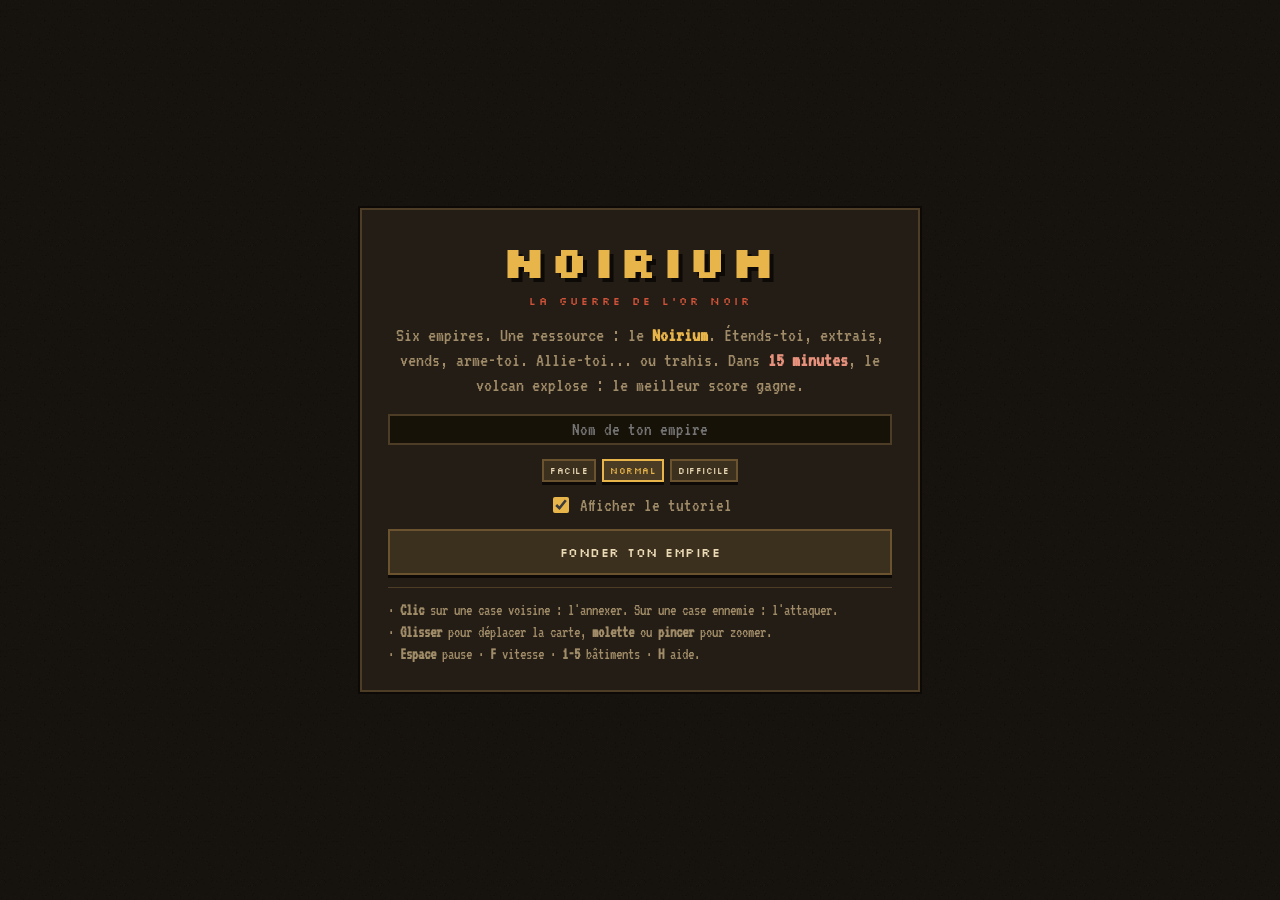
<file: reference/noirium.html>
<!DOCTYPE html>
<html lang="fr">
<head>
<meta charset="UTF-8">
<meta name="viewport" content="width=device-width, initial-scale=1.0, maximum-scale=1.0, user-scalable=no">
<title>NOIRIUM — La guerre de l'or noir</title>
<link href="https://fonts.googleapis.com/css2?family=Silkscreen:wght@400;700&family=VT323&display=swap" rel="stylesheet">
<style>
:root{
  --bg:#16120e; --panel:#241d15; --panel2:#2d2417; --line:#4d3d26; --line2:#6b5330;
  --ink:#ead9b5; --dim:#a08c68; --dark:#0c0906;
  --gold:#e8b54a; --red:#d1543a; --green:#93b35c; --teal:#7fae9e;
}
*{box-sizing:border-box; image-rendering:pixelated;}
html,body{height:100%;}
body{
  margin:0; background:var(--bg); color:var(--ink);
  font-family:'VT323',monospace; font-size:19px; line-height:1.25;
  display:flex; flex-direction:column; overflow:hidden;
  -webkit-user-select:none; user-select:none;
}
h1,h2,h3,.sk{font-family:'Silkscreen',monospace;}
button{font-family:inherit;}
::-webkit-scrollbar{width:10px;}
::-webkit-scrollbar-track{background:var(--dark);}
::-webkit-scrollbar-thumb{background:var(--line2); border:2px solid var(--dark);}

.pbox{background:var(--panel); border:2px solid var(--line); box-shadow:0 0 0 2px var(--dark);}
.btn{
  font-family:'Silkscreen',monospace; font-size:10px; text-transform:uppercase;
  background:#3b2f1d; color:var(--ink); border:2px solid var(--line2);
  padding:7px 9px; cursor:pointer; box-shadow:0 3px 0 var(--dark); letter-spacing:.5px;
  touch-action:manipulation;
}
.btn:hover{background:#4a3b24; border-color:var(--gold); color:var(--gold);}
.btn:active{transform:translateY(3px); box-shadow:none;}
.btn:disabled{opacity:.4; cursor:default; pointer-events:none;}
.btn.red{border-color:#7c3a28; color:#e8927e;} .btn.red:hover{border-color:var(--red); color:var(--red);}
.btn.green{border-color:#4f6230; color:#b9d389;} .btn.green:hover{border-color:var(--green); color:var(--green);}
.btn.mini{padding:4px 6px; font-size:9px; margin:2px 0;}
.btn.on{border-color:var(--gold); color:var(--gold); background:#4a3b24;}
input[type=number], input[type=text]{
  background:#171208; color:var(--ink); border:2px solid var(--line);
  font-family:'VT323',monospace; font-size:19px; padding:4px 7px; width:90px; outline:none;
  -webkit-user-select:text; user-select:text;
}
input:focus{border-color:var(--gold);}
.hidden{display:none !important;}
.ico{width:14px;height:14px;flex:none;}
kbd{font-family:'Silkscreen'; font-size:8px; border:1px solid var(--line2); padding:0 3px; color:var(--dim); margin-left:4px;}

/* ---- HUD ---- */
#hud{
  display:flex; align-items:center; gap:10px; padding:7px 12px; flex-wrap:wrap;
  background:var(--panel); border-bottom:3px solid var(--dark); flex:none; z-index:5;
}
#hud .logo{font-family:'Silkscreen'; font-size:15px; color:var(--gold); letter-spacing:1px; margin-right:4px;}
#hud .logo span{color:var(--red);}
.stat{display:flex; align-items:center; gap:6px; background:var(--panel2); border:2px solid var(--line); padding:3px 8px; white-space:nowrap;}
.stat b{color:var(--gold); font-size:20px;}
.stat .sub{color:var(--dim); font-size:15px;}
#truceStat b{color:var(--teal);}
#timerBox{margin-left:auto; display:flex; align-items:center; gap:8px;}
#hudTimer{font-family:'Silkscreen'; font-size:14px; min-width:64px; text-align:right;}
#hudTimer.warn{color:var(--gold);} #hudTimer.crit{color:var(--red); animation:blink .5s steps(2) infinite;}
@keyframes blink{50%{opacity:.25;}}
#tbar{width:110px; height:12px; background:#171208; border:2px solid var(--line);}
#timerFill{height:100%; background:var(--gold); width:100%;}
.hbtn{padding:5px 8px; font-size:9px;}

/* ---- layout ---- */
main{flex:1; display:flex; min-height:0;}
#mapWrap{flex:1; position:relative; background:#101a1c; overflow:hidden; min-height:0;}
#map{position:absolute; inset:0; width:100%; height:100%; cursor:crosshair; touch-action:none;}
#minimap{position:absolute; left:10px; bottom:10px; width:138px; height:102px; border:2px solid var(--line);
  box-shadow:0 0 0 2px var(--dark); background:#101a1c; cursor:pointer; z-index:4; touch-action:none;}
#toasts{position:absolute; top:10px; right:10px; display:flex; flex-direction:column; gap:6px; z-index:6; pointer-events:none; max-width:340px;}
.toast{background:var(--panel); border:2px solid var(--line2); box-shadow:0 0 0 2px var(--dark);
  padding:6px 10px; font-size:18px; animation:tin .18s steps(3); display:flex; align-items:center; gap:8px;}
.toast .btn{pointer-events:auto; flex:none;}
.toast.red{border-color:var(--red); color:#f0a893;}
.toast.green{border-color:var(--green); color:#c6dd9a;}
.toast.gold{border-color:var(--gold); color:var(--gold);}
@keyframes tin{from{transform:translateX(30px); opacity:0;}}
#tip{position:absolute; left:0; top:0; pointer-events:none; z-index:5; background:rgba(12,9,6,.93);
  border:2px solid var(--line2); padding:3px 8px; font-size:17px; white-space:nowrap; line-height:1.1;}
#pauseTag{position:absolute; left:50%; top:14px; transform:translateX(-50%); z-index:6; font-family:'Silkscreen';
  font-size:14px; color:var(--gold); background:rgba(12,9,6,.85); border:2px solid var(--gold); padding:5px 14px; pointer-events:none;}

/* ---- panneau latéral ---- */
#side{width:350px; flex:none; border-left:3px solid var(--dark); background:var(--panel);
  display:flex; flex-direction:column; min-height:0;}
#sideToggle{display:none; flex:none; width:100%;}
#questStrip{padding:6px 10px; background:var(--panel2); border-bottom:2px solid var(--line); font-size:17px; flex:none;}
#questStrip .sk{color:var(--gold); font-size:9px;}
#ctxPanel{padding:9px 10px; min-height:112px; border-bottom:2px solid var(--line); flex:none; font-size:18px;}
#ctxPanel .tt{font-family:'Silkscreen'; font-size:11px; color:var(--gold); margin-bottom:4px;}
#ctxPanel .row{margin:3px 0;}
.dim{color:var(--dim);}
.redt{color:#e8927e;} .greent{color:#b9d389;} .goldt{color:var(--gold);} .tealt{color:var(--teal);}
#tabs{display:flex; flex:none; border-bottom:2px solid var(--dark);}
#tabs button{flex:1; font-family:'Silkscreen'; font-size:9px; padding:8px 2px; background:#221b12;
  color:var(--dim); border:none; border-right:2px solid var(--dark); cursor:pointer; position:relative;}
#tabs button:last-child{border-right:none;}
#tabs button.on{background:var(--panel2); color:var(--gold);}
#tabs button:hover{color:var(--ink);}
#tabs .badge{position:absolute; top:2px; right:4px; background:var(--red); color:#fff; font-size:8px; padding:0 3px;}
.tabc{flex:1; overflow-y:auto; padding:10px; min-height:0;}
.card{border:2px solid var(--line); background:var(--panel2); padding:8px 9px; margin-bottom:8px;}
.card .nm{font-family:'Silkscreen'; font-size:10px; color:var(--ink);}
.card .ds{color:var(--dim); font-size:16px; margin:2px 0 5px;}
.brow{display:flex; justify-content:space-between; align-items:center; gap:6px;}
.sw{width:12px; height:12px; border:2px solid var(--dark); flex:none; display:inline-block; vertical-align:middle;}
.relbar{height:8px; background:#171208; border:1px solid var(--line); width:90px;}
.relbar div{height:100%;}
.tag{font-family:'Silkscreen'; font-size:8px; padding:2px 4px; border:1px solid; margin-left:5px;}
.tag.ally{color:var(--green); border-color:var(--green);}
.tag.traitor{color:var(--red); border-color:var(--red);}
.tag.dead{color:var(--dim); border-color:var(--dim);}
.offer{border-color:var(--gold);}
div.trade{margin-top:7px; border-top:1px solid var(--line); padding-top:7px;}
#logBox div{padding:2px 0; border-bottom:1px solid #2c2318; font-size:17px;}
#logBox .t{color:var(--dim); margin-right:5px;}
.lg-war{color:#e8927e;} .lg-good{color:#b9d389;} .lg-gold{color:var(--gold);} .lg-dip{color:var(--teal);} .lg-ev{color:#d8a4e0;}
#priceBig{font-family:'Silkscreen'; font-size:22px;}
.mrow{display:flex; gap:6px; align-items:center; margin:6px 0; flex-wrap:wrap;}
table.mini{width:100%; border-collapse:collapse; font-size:17px; margin-bottom:8px;}
table.mini td{padding:1px 4px; border-bottom:1px solid #2c2318;}
table.mini tr.me td{color:var(--gold);}
.sect{font-family:'Silkscreen'; font-size:9px; color:var(--dim); margin:6px 0;}

/* ---- overlays ---- */
.overlay{position:fixed; inset:0; background:rgba(10,7,4,.86); z-index:20;
  display:flex; align-items:center; justify-content:center; padding:16px;}
.bigcard{max-width:560px; width:100%; padding:24px 26px; text-align:center; max-height:94vh; overflow-y:auto;}
#titleScreen h1{font-size:44px; margin:0; color:var(--gold); letter-spacing:4px; text-shadow:4px 4px 0 var(--dark);}
#titleScreen .sub{font-family:'Silkscreen'; font-size:11px; color:var(--red); letter-spacing:3px; margin:6px 0 14px;}
#titleScreen .pitch{color:var(--dim); font-size:20px; margin:0 0 16px;}
#playerName{width:100%; text-align:center; margin-bottom:12px;}
#startBtn{width:100%; padding:13px; font-size:13px;}
.seg{display:flex; gap:6px; justify-content:center; margin-bottom:10px; flex-wrap:wrap;}
.chk{display:flex; align-items:center; justify-content:center; gap:8px; margin-bottom:12px; color:var(--dim); cursor:pointer;}
.chk input{width:16px; height:16px; accent-color:var(--gold);}
#bestLine{margin-top:12px; color:var(--gold); font-size:18px;}
.legend{margin-top:12px; color:var(--dim); font-size:16px; border-top:1px solid var(--line); padding-top:10px; text-align:left;}
.legend div{margin:2px 0;}
#helpModal .bigcard{text-align:left;}
#helpModal li{margin:6px 0;}
.podrow{display:flex; align-items:flex-end; justify-content:center; gap:10px; margin:18px 0 8px;}
.pod{width:130px; text-align:center;}
.pod .bar{border:2px solid; box-shadow:0 0 0 2px var(--dark); display:flex; align-items:center; justify-content:center;
  font-family:'Silkscreen'; font-size:20px; margin-top:6px;}
.pod .pn{font-family:'Silkscreen'; font-size:10px;}
.pod .ps{color:var(--dim); font-size:16px;}
.rankWrap{overflow-x:auto;}
table.rank{width:100%; border-collapse:collapse; margin:12px 0; font-size:18px;}
table.rank td, table.rank th{border:1px solid var(--line); padding:4px 6px; text-align:left;}
table.rank th{font-family:'Silkscreen'; font-size:9px; color:var(--dim);}
table.rank tr.me td{color:var(--gold);}
table.rank tr.win td{background:#2e2513;}
#endTitle{font-size:24px; margin:0; color:var(--gold);}
#endSub{color:var(--dim); margin:8px 0 4px;}
#endRecord{font-family:'Silkscreen'; font-size:11px; color:var(--green); margin-top:6px;}

/* ---- tutoriel ---- */
#tutRing{position:fixed; z-index:31; border:3px solid var(--gold); box-shadow:0 0 0 9999px rgba(10,7,4,.6); pointer-events:none;}
#tutBox{position:fixed; z-index:32; width:300px; max-width:calc(100vw - 16px); padding:12px 14px;}
#tutTxt{margin:6px 0 10px; font-size:20px;}

/* ---- mobile ---- */
@media (max-width:760px){
  body{font-size:17px;}
  #hud{gap:5px; padding:5px 8px;}
  #hud .logo{display:none;}
  .stat{padding:2px 5px;} .stat b{font-size:17px;} .stat .sub{font-size:13px;}
  #timerBox{margin-left:0; width:100%;}
  #tbar{flex:1; width:auto; min-width:40px;}
  main{flex-direction:column;}
  #side{width:100%; height:44vh; border-left:none; border-top:3px solid var(--dark);}
  #side.collapsed{height:auto;}
  #side.collapsed > :not(#sideToggle):not(#questStrip){display:none !important;}
  #sideToggle{display:block;}
  #ctxPanel{min-height:0;}
  #minimap{width:92px; height:68px;}
  #toasts{max-width:70vw;}
  #titleScreen h1{font-size:32px;}
}
</style>
</head>
<body>

<!-- ================= ÉCRAN TITRE ================= -->
<div id="titleScreen" class="overlay">
  <div class="bigcard pbox">
    <h1>NOIRIUM</h1>
    <div class="sub">LA GUERRE DE L'OR NOIR</div>
    <p class="pitch">Six empires. Une ressource : le <b class="goldt">Noirium</b>.
    Étends-toi, extrais, vends, arme-toi. Allie-toi... ou trahis.
    Dans <b class="redt">15 minutes</b>, le volcan explose : le meilleur score gagne.</p>
    <input type="text" id="playerName" maxlength="14" placeholder="Nom de ton empire">
    <div class="seg" id="diffSeg">
      <button class="btn mini" data-diff="facile">Facile</button>
      <button class="btn mini" data-diff="normal">Normal</button>
      <button class="btn mini" data-diff="difficile">Difficile</button>
    </div>
    <label class="chk"><input type="checkbox" id="tutoChk"> Afficher le tutoriel</label>
    <button class="btn" id="startBtn">FONDER TON EMPIRE</button>
    <div id="bestLine"></div>
    <div class="legend">
      <div>· <b>Clic</b> sur une case voisine : l'annexer. Sur une case ennemie : l'attaquer.</div>
      <div>· <b>Glisser</b> pour déplacer la carte, <b>molette</b> ou <b>pincer</b> pour zoomer.</div>
      <div>· <b>Espace</b> pause · <b>F</b> vitesse · <b>1-5</b> bâtiments · <b>H</b> aide.</div>
    </div>
  </div>
</div>

<!-- ================= HUD ================= -->
<header id="hud">
  <div class="logo">NOIR<span>IUM</span></div>
  <div class="stat" title="Or (revenu net par seconde)"><canvas class="ico" data-icon="gold" width="14" height="14"></canvas><b id="hGold">0</b><span class="sub" id="hInc"></span></div>
  <div class="stat" title="Noirium / stockage"><canvas class="ico" data-icon="oil" width="14" height="14"></canvas><b id="hOil">0</b><span class="sub" id="hCap">/ 60</span></div>
  <div class="stat" title="Armée / capacité"><canvas class="ico" data-icon="army" width="14" height="14"></canvas><b id="hArmy">0</b></div>
  <div class="stat" title="Cases possédées"><canvas class="ico" data-icon="land" width="14" height="14"></canvas><b id="hLand">0</b></div>
  <div class="stat" title="Prix du Noirium"><canvas class="ico" id="priceIco" width="14" height="14"></canvas><b id="hPrice">100</b></div>
  <div class="stat" id="truceStat" title="Personne ne peut t'attaquer pendant la trêve"><canvas class="ico" data-icon="shield" width="14" height="14"></canvas><span class="sub">Trêve</span><b id="hTruce">0:00</b></div>
  <div id="timerBox">
    <canvas class="ico" data-icon="volcano" width="14" height="14"></canvas>
    <span id="hudTimer">15:00</span>
    <div id="tbar"><div id="timerFill"></div></div>
    <button class="btn hbtn" id="speedBtn" title="Vitesse (F)">x1</button>
    <button class="btn hbtn" id="pauseBtn" title="Pause (Espace)">Pause</button>
    <button class="btn hbtn" id="muteBtn">Son</button>
    <button class="btn hbtn" id="helpBtn" title="Aide (H)">?</button>
  </div>
</header>

<main>
  <div id="mapWrap">
    <canvas id="map"></canvas>
    <canvas id="minimap" width="138" height="102"></canvas>
    <div id="toasts"></div>
    <div id="tip" class="hidden"></div>
    <div id="pauseTag" class="hidden">PAUSE</div>
  </div>

  <aside id="side">
    <button class="btn" id="sideToggle">▼ Panneau</button>
    <div id="questStrip"><span class="sk">OBJECTIF</span> <span id="questTxt">—</span> <span class="dim" id="questProg"></span></div>
    <div id="ctxPanel"></div>
    <nav id="tabs">
      <button data-tab="build" class="on">ARMÉE</button>
      <button data-tab="market">MARCHÉ</button>
      <button data-tab="diplo">DIPLO<span class="badge hidden" id="offerBadge">0</span></button>
      <button data-tab="log">JOURNAL</button>
    </nav>
    <div class="tabc" id="tab-build"></div>
    <div class="tabc hidden" id="tab-market">
      <div class="mrow"><span id="priceBig">100</span><canvas id="priceArrow" width="14" height="14"></canvas><span class="dim">or / unité</span></div>
      <div class="dim" id="spreadLine">Achat 106 · Vente 94</div>
      <canvas id="spark" width="300" height="70" style="border:2px solid var(--line); margin:6px 0; width:100%; height:70px;"></canvas>
      <div id="eventLine" class="dim">Marché calme.</div>
      <div class="mrow">
        <input type="number" id="qty" value="10" min="1">
        <button class="btn mini" data-act="m:q:10">10</button>
        <button class="btn mini" data-act="m:q:50">50</button>
        <button class="btn mini" data-act="m:q:max">MAX</button>
      </div>
      <div class="mrow">
        <button class="btn green" data-act="m:sell">Vendre</button>
        <button class="btn" data-act="m:buy">Acheter</button>
      </div>
      <div class="dim" id="mEst"></div>
    </div>
    <div class="tabc hidden" id="tab-diplo"><div id="dOffers"></div><div id="dRank"></div><div id="dEmp"></div></div>
    <div class="tabc hidden" id="tab-log"><div id="logBox"></div></div>
  </aside>
</main>

<!-- ================= MODALES ================= -->
<div id="helpModal" class="overlay hidden">
  <div class="bigcard pbox">
    <h2 class="sk" style="color:var(--gold); font-size:14px;">RÈGLES DU JEU</h2>
    <ul>
      <li><b>Clic</b> sur une case neutre voisine : l'<b class="greent">annexer</b>. Sur une case ennemie frontalière : l'<b class="redt">attaquer</b> (chance de victoire affichée au survol).</li>
      <li><b class="goldt">Or</b> : 2/s + 0,2/s par case, moins 0,05/s par soldat.</li>
      <li><b class="tealt">Noirium</b> : chaque gisement en produit 0,12/s. Les raffineries font +50 %. Le stock est limité par tes entrepôts.</li>
      <li><b>Routes</b> : un bâtiment relié à ta capitale par des routes a un effet doublé.</li>
      <li><b>Armée</b> : 20 or par soldat, capacité augmentée par les casernes. Un assaut coûte 10 or + 0,4 par soldat.</li>
      <li><b class="tealt">Trêve</b> au début : personne ne t'attaque, et tu ne peux pas attaquer.</li>
      <li><b class="redt">Capitale prise = empire éliminé</b>. Élimine tout le monde pour gagner avant l'éruption.</li>
      <li><b class="greent">Alliances</b> : protègent et améliorent les échanges. La <b class="redt">trahison</b> fâche tous les empires.</li>
      <li><b>Score</b> = or + Noirium × prix + soldats × 10 + cases × 15.</li>
      <li><b>Raccourcis</b> : Espace pause · F vitesse · ZQSD/flèches caméra · +/- zoom · C capitale · V dernière attaque · 1-5 bâtiments · R recruter · T onglet · Échap annuler.</li>
    </ul>
    <button class="btn" id="helpClose">COMPRIS</button>
  </div>
</div>

<div id="deadModal" class="overlay hidden">
  <div class="bigcard pbox">
    <h2 class="sk" style="color:var(--red); font-size:16px;">TA CAPITALE EST TOMBÉE</h2>
    <p id="deadTxt" class="dim"></p>
    <p>Ton score est figé. Le monde continue sans toi...</p>
    <button class="btn" id="spectateBtn">REGARDER LA SUITE</button>
    <button class="btn red" id="deadReplay">RECOMMENCER</button>
  </div>
</div>

<div id="endScreen" class="overlay hidden">
  <div class="bigcard pbox" style="max-width:660px;">
    <h2 class="sk" id="endTitle"></h2>
    <p id="endSub"></p>
    <div id="endRecord"></div>
    <div class="podrow" id="podrow"></div>
    <div class="rankWrap"><table class="rank" id="rankTable"></table></div>
    <button class="btn" id="replayBtn">REJOUER</button>
  </div>
</div>

<div id="tutRing" class="hidden"></div>
<div id="tutBox" class="pbox hidden">
  <div class="sk" id="tutStep" style="font-size:9px; color:var(--dim);"></div>
  <div id="tutTxt"></div>
  <div style="display:flex; gap:6px; justify-content:flex-end;">
    <button class="btn mini" id="tutSkip">Passer</button>
    <button class="btn mini green" id="tutNext">Suivant</button>
  </div>
</div>

<script>
"use strict";
/* ============================================================
   NOIRIUM — mini-RTS territorial façon OpenFront, 100% local.
   ============================================================ */

// ---------- constantes ----------
const W=46, H=34, TS=16, GAME_LEN=900;
const T={WATER:0,PLAIN:1,FOREST:2,MTN:3,VOLCANO:4,LAVA:5,ASH:6};
const TERR_NAMES=["Eau","Plaine","Forêt","Montagne","Volcan","Lave","Cendres"];
const B={NONE:0,ROAD:1,WARE:2,BARRACKS:3,ARMS:4,REFINERY:5,CITY:6};
const BDEF={
  [B.ROAD]:     {name:"Route",        cost:8,   desc:"Relie les bâtiments à la capitale. Bâtiment relié = effet x2."},
  [B.WARE]:     {name:"Entrepôt",     cost:80,  desc:"+100 de stockage de Noirium (50 si isolé)."},
  [B.BARRACKS]: {name:"Caserne",      cost:100, desc:"+30 soldats max et +25% de défense (moitié si isolée)."},
  [B.ARMS]:     {name:"Usine d'armes",cost:150, desc:"+15% de puissance d'attaque (moitié si isolée)."},
  [B.REFINERY]: {name:"Raffinerie",   cost:120, desc:"+50% d'extraction sur tes gisements (reliée, 3 max)."},
};
const BUILD_ORDER=[B.ROAD,B.WARE,B.BARRACKS,B.ARMS,B.REFINERY];
const ECO={base:2,perTile:.2,upkeep:.05,well:.12,refBonus:.5,baseCap:60,baseArmy:25,soldier:20};
const DIFF={
  facile:   {label:"Facile",   truce:240, aggr:.7,  botGold:150, botArmy:10},
  normal:   {label:"Normal",   truce:150, aggr:1,   botGold:200, botArmy:12},
  difficile:{label:"Difficile",truce:75,  aggr:1.35,botGold:260, botArmy:16},
};
const BOT_DEFS=[
  {name:"Kargath", color:"#c65b3f", pers:"warlord"},
  {name:"Vexa",    color:"#4f9e8f", pers:"merchant"},
  {name:"Brutor",  color:"#c98a3d", pers:"expander"},
  {name:"Sylva",   color:"#7f9e4a", pers:"expander"},
  {name:"Morvan",  color:"#8d5f7f", pers:"schemer"},
];
const PERS_TXT={warlord:"belliqueux", merchant:"marchand", expander:"expansionniste", schemer:"fourbe"};

// ---------- utilitaires ----------
const clamp=(v,a,b)=>v<a?a:v>b?b:v;
const rnd=(a=1,b)=>b===undefined?Math.random()*a:a+Math.random()*(b-a);
const ri=(a,b)=>Math.floor(rnd(a,b+1));
const pick=a=>a[Math.floor(Math.random()*a.length)];
const fmt=n=>Math.round(n).toString().replace(/\B(?=(\d{3})+(?!\d))/g," ");
const fmtTime=s=>{s=Math.max(0,Math.ceil(s));return `${Math.floor(s/60)}:${String(s%60).padStart(2,"0")}`;};
const idx=(x,y)=>y*W+x;
const $=id=>document.getElementById(id);
function mulberry32(a){return function(){a|=0;a=a+0x6D2B79F5|0;let t=Math.imul(a^a>>>15,1|a);t=t+Math.imul(t^t>>>7,61|t)^t;return((t^t>>>14)>>>0)/4294967296}}
const NB=[];
for(let i=0;i<W*H;i++){const x=i%W,y=(i/W)|0,a=[];if(x>0)a.push(i-1);if(x<W-1)a.push(i+1);if(y>0)a.push(i-W);if(y<H-1)a.push(i+W);NB.push(a);}
function distC(i,j){const dx=(i%W)-(j%W),dy=((i/W)|0)-((j/W)|0);return Math.hypot(dx,dy);}
const store={
  get(k){try{return localStorage.getItem(k);}catch(e){return null;}},
  set(k,v){try{localStorage.setItem(k,v);}catch(e){}}
};
const hexRgb=c=>{const n=parseInt(c.slice(1),16);return [(n>>16)&255,(n>>8)&255,n&255];};

// ---------- audio 8-bit (synthétisé) ----------
let AC=null, muted=false;
function ac(){ try{ if(!AC) AC=new (window.AudioContext||window.webkitAudioContext)(); if(AC.state==="suspended")AC.resume(); }catch(e){} return AC; }
function tone(f0,f1,dur,type="square",vol=.07,delay=0){
  if(muted||!AC)return; try{const a=AC,t=a.currentTime+delay,o=a.createOscillator(),g=a.createGain();
  o.type=type;o.frequency.setValueAtTime(f0,t);o.frequency.exponentialRampToValueAtTime(Math.max(1,f1),t+dur);
  g.gain.setValueAtTime(vol,t);g.gain.exponentialRampToValueAtTime(.001,t+dur);
  o.connect(g).connect(a.destination);o.start(t);o.stop(t+dur+.02);}catch(e){}
}
function noiseS(dur,vol=.2,fq=800,delay=0){
  if(muted||!AC)return; try{const a=AC,t=a.currentTime+delay,len=(a.sampleRate*dur)|0,
  buf=a.createBuffer(1,len,a.sampleRate),d=buf.getChannelData(0);
  for(let i=0;i<len;i++)d[i]=Math.random()*2-1;
  const s=a.createBufferSource(),f=a.createBiquadFilter(),g=a.createGain();
  s.buffer=buf;f.type="lowpass";f.frequency.value=fq;
  g.gain.setValueAtTime(vol,t);g.gain.exponentialRampToValueAtTime(.001,t+dur);
  s.connect(f).connect(g).connect(a.destination);s.start(t);}catch(e){}
}
const sfxLast={};
function sfx(k){
  const now=performance.now(); if(sfxLast[k]&&now-sfxLast[k]<60)return; sfxLast[k]=now;
  switch(k){
  case"click":tone(600,600,.04,"square",.035);break;
  case"coin":tone(760,900,.06,"square",.05);tone(1140,1200,.07,"square",.04,.05);break;
  case"build":tone(220,180,.08,"square",.06);tone(330,300,.08,"square",.05,.07);break;
  case"err":tone(160,90,.15,"sawtooth",.06);break;
  case"war":noiseS(.25,.16,900);tone(120,60,.25,"sawtooth",.08);break;
  case"kill":tone(300,40,.6,"sawtooth",.11);noiseS(.5,.18,500);break;
  case"ally":tone(520,520,.09,"square",.05);tone(660,660,.09,"square",.05,.09);tone(880,880,.14,"square",.05,.18);break;
  case"alert":tone(880,880,.09,"square",.06);tone(880,880,.09,"square",.06,.14);tone(880,880,.09,"square",.06,.28);break;
  case"boom":noiseS(2.4,.4,240);tone(90,25,2.2,"sawtooth",.22);break;
  case"sell":tone(700,980,.08,"square",.05);break;
  case"buy":tone(980,700,.08,"square",.05);break;
}}

// ---------- sprites pixel ----------
function px(g,x,y,w,h,c){g.fillStyle=c;g.fillRect(x,y,w,h);}
function sh(c,f=0.72){const [r,gg,b]=hexRgb(c);return `rgb(${(r*f)|0},${(gg*f)|0},${(b*f)|0})`;}
let atlas=null, oreAtlas=null;
function buildAtlas(){
  if(atlas)return;
  atlas=document.createElement("canvas"); atlas.width=TS*4; atlas.height=TS*7;
  oreAtlas=document.createElement("canvas"); oreAtlas.width=TS*4; oreAtlas.height=TS;
  const g=atlas.getContext("2d"), og=oreAtlas.getContext("2d");
  for(let v=0;v<4;v++)for(let t=0;t<7;t++)paintTile(g,v*TS,t*TS,t,v*97+13+t*31);
  for(let v=0;v<4;v++)paintOre(og,v*TS,0,v*57+3);
}
function paintTile(g,ox,oy,t,seed){
  const R=mulberry32(seed), put=(x,y,w,h,c)=>px(g,ox+x,oy+y,w,h,c);
  if(t===T.WATER){
    put(0,0,16,16,"#2e5560");
    for(let i=0;i<4;i++){const x=(R()*13)|0,y=(R()*14)|0;put(x,y+1,3,1,"#3a6a76");put(x+1,y,1,1,"#48808d");}
  }else if(t===T.PLAIN||t===T.FOREST){
    put(0,0,16,16,"#7d9053");
    for(let i=0;i<9;i++){const x=(R()*16)|0,y=(R()*16)|0;put(x,y,1,1,R()<.5?"#8aa05e":"#6e8147");}
    if(t===T.FOREST){
      for(const [tx,ty] of [[3,3],[10,6],[5,9]]){
        put(tx+1,ty+4,1,2,"#5a4632");
        put(tx,ty+1,3,3,"#3f5c33"); put(tx+1,ty,1,1,"#3f5c33"); put(tx+1,ty+1,1,1,"#557a42");
      }
    }
  }else if(t===T.MTN){
    put(0,0,16,16,"#6f6a5e");
    for(let i=0;i<6;i++){const x=(R()*16)|0,y=(R()*16)|0;put(x,y,1,1,R()<.5?"#7a7568":"#615c50");}
    put(6,3,3,2,"#948d7d"); put(5,5,5,2,"#948d7d"); put(4,7,7,3,"#8a8375"); put(3,10,9,3,"#7d7668");
    put(7,4,2,2,"#a39a86"); put(8,6,3,8,"#57534a");
  }else if(t===T.VOLCANO){
    put(0,0,16,16,"#4b423c");
    for(let i=0;i<6;i++){put((R()*16)|0,(R()*16)|0,1,1,"#3a332e");}
    put(5,4,6,2,"#3a332e"); put(4,6,8,3,"#332d28"); put(3,9,10,4,"#2c2723");
    put(6,4,4,2,"#d0492c"); put(7,4,2,1,"#f2a13c"); put(6,6,1,2,"#d0492c"); put(9,7,1,1,"#f2a13c");
  }else if(t===T.LAVA){
    put(0,0,16,16,"#d0492c");
    for(let i=0;i<7;i++){put((R()*14)|0,(R()*14)|0,2,1,R()<.5?"#f2a13c":"#ffd23f");}
    for(let i=0;i<4;i++){put((R()*15)|0,(R()*15)|0,1,1,"#8a2c18");}
  }else if(t===T.ASH){
    put(0,0,16,16,"#55504a");
    for(let i=0;i<8;i++){put((R()*16)|0,(R()*16)|0,1,1,R()<.5?"#48443f":"#635d55");}
  }
}
function paintOre(g,ox,oy,seed){
  const R=mulberry32(seed), put=(x,y,w,h,c)=>px(g,ox+x,oy+y,w,h,c);
  for(const [x,y] of [[3,4],[9,3],[12,9],[5,10]]){
    put(x,y,2,2,"#1b1b20"); put(x,y,1,1,"#5a5f6b"); if(R()<.6)put(x+1,y+1,1,1,"#33333c");
  }
  put(7,7,2,1,"#1b1b20"); put(2,13,2,1,"#1b1b20");
}
const sprCache=new Map();
function buildSprite(b,pid){
  const key=b+":"+pid; if(sprCache.has(key))return sprCache.get(key);
  const c=document.createElement("canvas"); c.width=TS; c.height=TS;
  const g=c.getContext("2d"), col=players[pid].color;
  if(b===B.WARE){
    px(g,2,7,12,7,"#6d5b43"); px(g,2,7,1,7,"#5a4a36"); px(g,13,7,1,7,"#5a4a36");
    px(g,1,5,14,3,"#8d7758"); px(g,1,5,14,1,"#a68c66");
    px(g,6,9,4,5,"#241a10"); px(g,6,8,4,1,"#3d2f20");
    px(g,3,11,2,3,"#23232b"); px(g,3,11,1,1,"#5a5f6b"); px(g,11,11,2,3,"#23232b"); px(g,11,11,1,1,"#5a5f6b");
    px(g,2,14,12,1,col);
  }else if(b===B.BARRACKS){
    px(g,5,5,6,9,"#877d6d"); px(g,5,5,1,9,"#6f675a");
    px(g,4,3,8,3,"#a5482f"); px(g,4,3,8,1,"#c25a3a");
    px(g,7,7,2,3,"#241a10");
    px(g,8,0,1,3,"#3a2e22"); px(g,9,0,3,2,col);
    px(g,4,13,8,1,"#5f584c");
  }else if(b===B.ARMS){
    px(g,2,9,12,5,"#57534a"); px(g,2,7,4,2,"#6a655a"); px(g,7,7,4,2,"#6a655a"); px(g,12,7,2,2,"#6a655a");
    px(g,11,3,3,7,"#413d35"); px(g,11,3,3,1,"#26231e"); px(g,11,4,1,1,"#c25a3a");
    px(g,6,11,3,3,"#241a10"); px(g,3,11,1,2,"#241a10"); px(g,2,14,12,1,col);
  }else if(b===B.REFINERY){
    px(g,2,10,5,4,"#7a6a4c"); px(g,2,10,5,1,"#93805d");
    px(g,9,4,1,10,"#6e5a3f"); px(g,13,4,1,10,"#6e5a3f");
    px(g,10,6,3,1,"#6e5a3f"); px(g,10,9,3,1,"#6e5a3f"); px(g,10,3,3,1,"#8a7358");
    px(g,11,1,1,2,"#e8913c"); px(g,11,0,1,1,"#f2cf5b"); px(g,2,14,5,1,col);
  }else if(b===B.CITY){
    px(g,1,14,14,1,"rgba(0,0,0,.3)");
    px(g,2,9,12,5,"#918878"); px(g,2,9,12,1,"#a89f8c");
    for(const x of [2,5,8,12])px(g,x,8,2,1,"#918878");
    px(g,1,5,3,10,"#7d7466"); px(g,12,5,3,10,"#7d7466");
    px(g,1,4,1,1,"#7d7466"); px(g,3,4,1,1,"#7d7466"); px(g,12,4,1,1,"#7d7466"); px(g,14,4,1,1,"#7d7466");
    px(g,5,2,6,12,"#7d7466"); px(g,5,1,2,1,"#7d7466"); px(g,9,1,2,1,"#7d7466"); px(g,5,2,6,1,"#918878");
    px(g,6,4,1,2,"#241a10"); px(g,9,4,1,2,"#241a10");
    px(g,6,7,4,4,col); px(g,6,10,4,1,sh(col));
    px(g,7,11,3,4,"#241a10"); px(g,7,11,1,1,"#4a3a28");
    px(g,2,7,1,2,"#241a10"); px(g,13,7,1,2,"#241a10");
  }
  sprCache.set(key,c); return c;
}
function drawIcon(c,type){
  const g=c.getContext("2d"); g.clearRect(0,0,14,14);
  if(type==="gold"){
    px(g,3,2,8,1,"#b98a2e");px(g,2,3,1,8,"#b98a2e");px(g,11,3,1,8,"#b98a2e");px(g,3,11,8,1,"#b98a2e");
    px(g,3,3,8,8,"#f2cf5b"); px(g,4,4,3,1,"#ffedbe"); px(g,6,5,2,4,"#c79432");
  }else if(type==="oil"){
    px(g,6,1,3,2,"#3a3a46");px(g,5,3,5,3,"#3a3a46");px(g,4,6,7,4,"#3a3a46");px(g,5,10,5,2,"#3a3a46");
    px(g,5,11,4,1,"#26262e"); px(g,6,4,1,3,"#7d8494"); px(g,7,1,1,1,"#7d8494");
  }else if(type==="army"){
    px(g,6,1,2,8,"#b8bcc4"); px(g,4,9,6,1,"#8a6a34"); px(g,6,10,2,3,"#5a4632"); px(g,5,13,4,1,"#8a6a34");
  }else if(type==="land"){
    px(g,2,3,10,9,"#7d9053"); px(g,2,3,10,1,"#55663a"); px(g,2,11,10,1,"#55663a"); px(g,2,3,1,9,"#55663a"); px(g,11,3,1,9,"#55663a");
    px(g,4,5,1,2,"#3f5c33"); px(g,9,7,1,2,"#3f5c33");
  }else if(type==="volcano"){
    px(g,5,4,4,2,"#5a5048");px(g,4,6,6,2,"#5a5048");px(g,3,8,8,2,"#4a423c");px(g,2,10,10,2,"#3c352f");
    px(g,6,3,3,1,"#d0492c"); px(g,7,2,1,1,"#f2a13c");
  }else if(type==="shield"){
    px(g,3,2,8,1,"#7fae9e");px(g,2,3,10,5,"#7fae9e");px(g,3,8,8,2,"#7fae9e");px(g,5,10,4,1,"#7fae9e");px(g,6,11,2,1,"#7fae9e");
    px(g,4,4,3,3,"#b6d8cc");
  }
}
function drawArrow(c,up){
  const g=c.getContext("2d"); g.clearRect(0,0,14,14); const col=up?"#93b35c":"#d1543a";
  if(up){px(g,6,2,2,1,col);px(g,5,3,4,1,col);px(g,4,4,6,1,col);px(g,6,5,2,6,col);}
  else{px(g,6,11,2,1,col);px(g,5,10,4,1,col);px(g,4,9,6,1,col);px(g,6,3,2,6,col);}
}
document.querySelectorAll("canvas[data-icon]").forEach(c=>drawIcon(c,c.dataset.icon));
drawArrow($("priceIco"),true);
(function(){
  const c=document.createElement("canvas"); c.width=c.height=64; const g=c.getContext("2d");
  g.fillStyle="#16120e"; g.fillRect(0,0,64,64);
  const R=mulberry32(7);
  for(let i=0;i<260;i++){g.fillStyle=R()<.5?"#1a1510":"#120e0a"; g.fillRect((R()*64)|0,(R()*64)|0,1,1);}
  $("titleScreen").style.backgroundImage=`url(${c.toDataURL()})`;
})();

// ---------- état global ----------
let game=null, players=null, statVer=0;
const me=()=>players[0];
const netCache=new Map(), statCache=new Map();
function touchMap(i){
  statVer++;
  if(!game)return;
  if(i===undefined||i<0){game.dirty=true;return;}
  game.dirtyTiles.add(i); for(const n of NB[i])game.dirtyTiles.add(n);
}

function newGame(name,dk){
  const D=DIFF[dk]||DIFF.normal;
  players=[{id:0,name,color:"#f2cf5b",bot:false,alive:true,gold:120,oil:0,army:10,
    city:-1,ownedCount:0,rel:{},allies:new Set(),betrayT:-999,lastHit:-99,finalScore:null}];
  for(const d of BOT_DEFS){
    players.push({id:players.length,name:d.name,color:d.color,pers:d.pers,bot:true,alive:true,
      gold:D.botGold,oil:0,army:D.botArmy,city:-1,ownedCount:0,rel:{},allies:new Set(),betrayT:-999,
      atkCd:rnd(10,25),dipCd:rnd(30,60),aiAcc:rnd(0,2.2),lastHit:-99,finalScore:null});
  }
  for(const p of players){p.rgb=hexRgb(p.color); for(const q of players)if(p!==q)p.rel[q.id]=ri(-10,20);}
  netCache.clear(); statCache.clear(); sprCache.clear(); statVer++;
  game={phase:"play",time:0,paused:false,speed:1,diff:D,diffKey:dk,truce:D.truce,tiles:[],
    price:100,drift:0,hist:[100],histVer:1,offers:[],oid:1,evNext:ri(40,60),
    mod:{income:1,extract:1,until:0,label:""},qi:0,qc:{annex:0,sold:0},
    volcano:idx(23,17),eruptT:0,warn5:false,warn1:false,truceWarned:false,shake:0,
    placing:null,sel:-1,hover:-1,parts:[],flashes:[],floats:[],pings:[],lastAttack:-1,
    smokeAcc:0,dirty:true,dirtyTiles:new Set(),mmDirty:true,tut:null,modal:false,econAcc:0,uiAcc:0,tradeQty:{}};
  genMap();
  for(const p of players){recomputeNet(p.id);}
  touchMap();
  buildAtlas();
  $("logBox").innerHTML="";
  logMsg(`L'empire de ${name} est fondé. 15 minutes avant l'éruption.`,"lg-gold");
  logMsg(`Trêve de ${fmtTime(D.truce)} : aucune attaque contre toi d'ici là.`,"lg-dip");
}

// ---------- génération de la carte ----------
function vnoiseGrid(w,h,seed){const r=mulberry32(seed),g=new Float32Array(w*h);for(let i=0;i<w*h;i++)g[i]=r();return g;}
function vnoise(g,w,h,x,y){
  const xi=Math.floor(x),yi=Math.floor(y),fx=x-xi,fy=y-yi;
  const s=(a,b)=>g[((b%h+h)%h)*w+((a%w+w)%w)];
  const u=fx*fx*(3-2*fx),v=fy*fy*(3-2*fy);
  return s(xi,yi)*(1-u)*(1-v)+s(xi+1,yi)*u*(1-v)+s(xi,yi+1)*(1-u)*v+s(xi+1,yi+1)*u*v;
}
const isLand=i=>{const t=game.tiles[i].t;return t===T.PLAIN||t===T.FOREST||t===T.MTN;};
const buildable=tl=>tl.b===0&&(tl.t===T.PLAIN||tl.t===T.FOREST);
function genMap(){
  const n1=vnoiseGrid(16,12,ri(1,99999)),n2=vnoiseGrid(16,12,ri(1,99999));
  const cx=W/2,cy=H/2, tiles=game.tiles;
  for(let y=0;y<H;y++)for(let x=0;x<W;x++){
    let h=vnoise(n1,16,12,x/6,y/6)*.65+vnoise(n2,16,12,x/2.5,y/2.5)*.35;
    const dx=(x-cx)/(W/2),dy=(y-cy)/(H/2);
    h-=(dx*dx+dy*dy)*.55;
    let t=h<.34?T.WATER:h<.56?T.PLAIN:h<.72?T.FOREST:T.MTN;
    const dv=Math.hypot(x-cx,y-cy);
    if(dv<6&&t===T.WATER)t=T.PLAIN;
    if(dv<2.4)t=T.VOLCANO; else if(dv<4.2)t=T.MTN;
    tiles[idx(x,y)]={t,o:-1,b:0,res:false};
  }
  const off=rnd(0,Math.PI*2);
  for(let k=0;k<6;k++){
    const a=off+k/6*Math.PI*2+rnd(-.12,.12);
    let sx=Math.round(cx+Math.cos(a)*12.5), sy=Math.round(cy+Math.sin(a)*10);
    sx=clamp(sx,3,W-4); sy=clamp(sy,3,H-4);
    outer: for(let r=0;r<4;r++)for(let dy=-r;dy<=r;dy++)for(let dx=-r;dx<=r;dx++){
      const nx=clamp(sx+dx,3,W-4),ny=clamp(sy+dy,3,H-4);
      if(tiles[idx(nx,ny)].t===T.PLAIN){sx=nx;sy=ny;break outer;}
    }
    // pont terrestre garanti vers le centre
    const steps=Math.ceil(Math.hypot(cx-sx,cy-sy));
    for(let s=0;s<=steps;s++){
      const lx=Math.round(sx+(cx-sx)*s/steps), ly=Math.round(sy+(cy-sy)*s/steps);
      if(Math.hypot(lx-cx,ly-cy)<4.2)break;
      const tl=tiles[idx(lx,ly)]; if(tl.t===T.WATER)tl.t=T.PLAIN;
    }
    const ci=idx(sx,sy);
    players[k].city=ci;
    for(let dy=-1;dy<=1;dy++)for(let dx=-1;dx<=1;dx++){
      const t2=tiles[idx(sx+dx,sy+dy)];
      if(t2.t!==T.PLAIN&&t2.t!==T.FOREST)t2.t=T.PLAIN;
      t2.o=k;
    }
    tiles[ci].b=B.CITY;
    players[k].ownedCount=9;
  }
  // un gisement garanti près de chaque capitale
  for(const p of players){
    const dist=new Map([[p.city,0]]),q=[p.city],cands=[];
    for(let h=0;h<q.length;h++){
      const c=q[h];
      for(const n of NB[c]){
        if(dist.has(n)||!isLand(n)||distC(n,p.city)>5.6)continue;
        dist.set(n,1); q.push(n);
        const tl=tiles[n];
        if(tl.o===-1&&!tl.res&&distC(n,p.city)>=3.5&&players.every(o=>o===p||distC(n,o.city)>=6))cands.push(n);
      }
    }
    if(cands.length)tiles[pick(cands)].res=true;
  }
  let placed=0,guard=0;
  while(placed<8&&guard++<2000){
    const i=ri(0,W*H-1),tl=tiles[i];
    if(!isLand(i)||tl.res||tl.o!==-1)continue;
    if(players.some(p=>distC(i,p.city)<6))continue;
    tl.res=true; placed++;
  }
}

// ---------- réseau (routes) ----------
function recomputeNet(pid){
  const p=players[pid],set=new Set();
  if(p.alive){
    const q=[p.city]; set.add(p.city);
    while(q.length){
      const i=q.pop();
      for(const n of NB[i]){
        const tl=game.tiles[n];
        if(!set.has(n)&&tl.o===pid&&tl.b>0){set.add(n);q.push(n);}
      }
    }
  }
  netCache.set(pid,set);
}
const isConnected=(pid,i)=>netCache.get(pid)?.has(i)||false;

// ---------- statistiques d'empire (en cache) ----------
function bstats(pid){
  const c=statCache.get(pid); if(c&&c.ver===statVer)return c;
  let wells=0,cap=ECO.baseCap,barrC=0,barrN=0,armsC=0,armsN=0,refC=0,owned=0;
  const net=netCache.get(pid)||new Set();
  for(let i=0;i<W*H;i++){
    const tl=game.tiles[i]; if(tl.o!==pid)continue;
    owned++;
    if(tl.res)wells++;
    const on=net.has(i);
    if(tl.b===B.WARE)cap+=on?100:50;
    else if(tl.b===B.BARRACKS){on?barrC++:barrN++;}
    else if(tl.b===B.ARMS){on?armsC++:armsN++;}
    else if(tl.b===B.REFINERY&&on)refC++;
  }
  refC=Math.min(refC,3);
  const s={ver:statVer,wells,cap,barrC,barrN,armsC,armsN,refC,owned,
    armyCap:ECO.baseArmy+30*barrC+15*barrN,
    atkMul:1+.15*armsC+.075*armsN,
    defMul:Math.min(2.5,1+.25*barrC+.12*barrN),
    extract:wells*ECO.well*(1+ECO.refBonus*refC)};
  statCache.set(pid,s); return s;
}
const powerOf=p=>p.army*bstats(p.id).atkMul;
function defenseOf(d,i){
  let m=bstats(d.id).defMul;
  if(i===d.city)m*=1.6;
  const t=game.tiles[i].t; if(t===T.MTN)m*=1.3; else if(t===T.FOREST)m*=1.15;
  return d.army*m;
}
function winChance(ap,dp){
  if(dp<=0)return 1; if(ap<=0)return 0;
  let w=0;
  for(let a=0;a<8;a++)for(let b=0;b<8;b++)if(ap*(.85+.3*(a+.5)/8)>dp*(.9+.2*(b+.5)/8))w++;
  return w/64;
}
const atkCost=p=>Math.round(10+p.army*.4);
const incomeOf=p=>(ECO.base+p.ownedCount*ECO.perTile)*game.mod.income;
const truceActive=()=>game.time<game.truce;
function scoreOf(p){return p.gold+p.oil*game.price*.94+p.army*10+p.ownedCount*15;}

// ---------- économie ----------
function playerEcon(p,dt){
  if(!p.alive)return;
  const st=bstats(p.id);
  p.gold+=(incomeOf(p)-p.army*ECO.upkeep)*dt;
  if(p.gold<0){
    const d=Math.min(p.army,Math.max(1,Math.round(-p.gold/4)));
    p.army-=d; p.gold=0;
    if(!p.bot)toast(`Caisses vides : ${d} soldats désertent !`,"red");
  }
  if(p.army>st.armyCap)p.army=Math.max(st.armyCap,p.army-Math.ceil((p.army-st.armyCap)*.25));
  p.oil=Math.min(p.oil+st.extract*game.mod.extract*dt,Math.max(st.cap,0));
  p.full=st.wells>0&&p.oil>=st.cap-.01;
}
function marketTick(){
  game.drift=clamp(game.drift+(Math.random()-.5)*.5+(100-game.price)*.003,-1,1);
  game.price=clamp(game.price+game.drift+(Math.random()-.5)*2.2,25,260);
  game.hist.push(game.price); if(game.hist.length>160)game.hist.shift();
  game.histVer++;
}
function marketImpact(q){ game.price=clamp(game.price+q*.05,25,260); }
const sellUnit=()=>Math.round(game.price*.94), buyUnit=()=>Math.round(game.price*1.06);
function marketTrade(pid,qty,sell){
  const p=players[pid];
  if(sell){
    qty=Math.min(qty,Math.floor(p.oil)); if(qty<1)return 0;
    const u=sellUnit(); p.oil-=qty; p.gold+=qty*u; marketImpact(-qty); return qty*u;
  }
  const u=buyUnit(), room=Math.floor(bstats(pid).cap-p.oil);
  qty=Math.min(qty,Math.floor(p.gold/u),room); if(qty<1)return 0;
  p.gold-=qty*u; p.oil+=qty; marketImpact(qty); return qty*u;
}

// ---------- actions ----------
function annexCost(pid,i){
  const p=players[pid],t=game.tiles[i].t;
  const base=10*(1+Math.pow(Math.max(p.ownedCount,1),1.1)*.015);
  return Math.round(base*(t===T.MTN?1.8:t===T.FOREST?1.3:1));
}
function isAdjOwned(i,pid){const n=NB[i];for(let k=0;k<n.length;k++)if(game.tiles[n[k]].o===pid)return true;return false;}
function worldCenter(i){return [(i%W)*TS+8,((i/W)|0)*TS+8];}
function floatTxt(i,txt,c){const [x,y]=worldCenter(i);game.floats.push({x,y,txt,c,t:1.4});}

function captureTile(p,i){
  const tl=game.tiles[i],prev=tl.o;
  tl.o=p.id; p.ownedCount++;
  if(prev>=0){players[prev].ownedCount--; players[prev].lastHit=game.time;}
  recomputeNet(p.id); if(prev>=0)recomputeNet(prev);
  touchMap(i);
  game.flashes.push({i,t:.5,c:p.color});
}
function tryAnnex(pid,i){
  const p=players[pid],tl=game.tiles[i];
  if(!p.alive||tl.o!==-1||!isLand(i)||!isAdjOwned(i,pid))return false;
  const c=annexCost(pid,i);
  if(p.gold<c){if(pid===0){sfx("err");toast(`Il faut ${c} or pour annexer.`,"red");}return false;}
  p.gold-=c; captureTile(p,i);
  if(pid===0){
    sfx("coin"); floatTxt(i,`-${c} or`,"#e8b54a"); game.qc.annex++;
    if(tl.res)toast("Gisement de Noirium capturé !","gold");
    for(const n of NB[i]){const o=game.tiles[n].o;if(o>0)addRel(o,0,-2);}
  }
  return true;
}
function tryBuild(pid,i,type,silent){
  const p=players[pid],tl=game.tiles[i];
  if(!p.alive||tl.o!==pid||!buildable(tl))return false;
  const cost=BDEF[type].cost;
  if(p.gold<cost){if(pid===0&&!silent){sfx("err");toast(`Il faut ${cost} or.`,"red");}return false;}
  p.gold-=cost; tl.b=type; recomputeNet(pid); touchMap(i);
  game.flashes.push({i,t:.35,c:"#ffffff"});
  if(pid===0){sfx("build"); floatTxt(i,`-${cost} or`,"#e8b54a");}
  return true;
}
function demolish(pid,i){
  const p=players[pid],tl=game.tiles[i];
  if(tl.o!==pid||tl.b<=0||tl.b===B.CITY)return false;
  const refund=Math.round(BDEF[tl.b].cost*.3);
  p.gold+=refund; tl.b=0; recomputeNet(pid); touchMap(i);
  if(pid===0){sfx("build"); floatTxt(i,`+${refund} or`,"#b9d389");}
  return true;
}
function focusTile(i){
  const [x,y]=worldCenter(i);
  cam.x=x-vw/cam.z/2; cam.y=y-vh/cam.z/2; clampCam();
}
function tryAttack(pid,i){
  const a=players[pid],tl=game.tiles[i],d=tl.o>=0?players[tl.o]:null,isMe=pid===0;
  if(!a.alive||!d||!d.alive||d===a||!isLand(i)||!isAdjOwned(i,pid))return false;
  const fail=m=>{if(isMe){sfx("err");toast(m,"red");}return false;};
  if(a.allies.has(d.id))return fail("C'est un allié ! Romps le pacte dans l'onglet Diplo.");
  if((isMe||d.id===0)&&truceActive())return fail(`Trêve : aucune attaque avant ${fmtTime(game.truce-game.time)}.`);
  if(a.army<1)return fail("Tu n'as pas d'armée : recrute des soldats !");
  const cost=atkCost(a);
  if(a.gold<cost)return fail(`Un assaut coûte ${cost} or.`);
  a.gold-=cost;
  const ap=powerOf(a)*rnd(.85,1.15), dp=defenseOf(d,i)*rnd(.9,1.1);
  const win=ap>dp;
  const la=win?rnd(.04,.08):rnd(.12,.2), ld=win?rnd(.1,.16):rnd(.04,.08);
  const lossA=Math.min(a.army,Math.max(1,Math.round(a.army*la)));
  const lossD=Math.min(d.army,Math.max(d.army>0?1:0,Math.round(d.army*ld*(i===d.city?1.3:1))));
  a.army-=lossA; d.army-=lossD;
  d.lastHit=game.time; addRel(d.id,a.id,-30);
  game.flashes.push({i,t:.6,c:win?a.color:"#d1543a"});
  if(isMe){sfx("war"); floatTxt(i,win?`Victoire ! -${lossA}`:`Échec -${lossA}`,win?"#b9d389":"#e8927e");}
  if(d.id===0){
    sfx("war"); game.lastAttack=i; game.pings.push({i,t:4});
    floatTxt(i,`-${lossD} soldats`,"#e8927e");
  }
  if(win&&i===d.city){
    logMsg(`${a.name} prend la capitale de ${d.name} !`,"lg-war");
    eliminate(d,a); return true;
  }
  if(win){
    captureTile(a,i);
    if(isMe)logMsg(`Tu arraches une case à ${d.name}.`,"lg-good");
    else if(d.id===0){logMsg(`${a.name} t'arrache une case !`,"lg-war");
      toast(`${a.name} t'attaque et prend une case !`,"red",4500,{label:"Voir",fn:()=>focusTile(i)});}
  }else{
    if(isMe)logMsg(`Assaut repoussé par ${d.name}...`,"lg-war");
    else if(d.id===0){logMsg(`Tu repousses l'assaut de ${a.name} !`,"lg-good");
      toast(`Tu repousses ${a.name} !`,"green",3500,{label:"Voir",fn:()=>focusTile(i)});}
  }
  return true;
}
function eliminate(v,k){
  if(!v.alive)return;
  v.finalScore=Math.round(scoreOf(v));
  v.alive=false;
  if(k){
    const loot=Math.floor(v.gold*.5); k.gold+=loot; v.gold-=loot;
    k.oil=Math.max(k.oil,Math.min(k.oil+Math.floor(v.oil*.4),bstats(k.id).cap));
  }
  v.oil=0;
  for(let i=0;i<W*H;i++)if(game.tiles[i].o===v.id){game.tiles[i].o=-1;game.tiles[i].b=0;}
  for(const p of players)p.allies.delete(v.id);
  v.allies.clear();
  game.offers=game.offers.filter(o=>o.from!==v.id);
  recomputeNet(v.id); if(k)recomputeNet(k.id); touchMap();
  logMsg(`${v.name} est éliminé.${k?` ${k.name} pille ses réserves.`:""}`,"lg-war");
  if(v.id===0){sfx("kill"); showDead(k);}
  else{toast(`${v.name} est éliminé${k?` par ${k.name}`:""} !`,"gold",4500); if(k&&k.id===0)sfx("kill");}
  const alive=players.filter(p=>p.alive);
  if(alive.length<=1)showEnd("domination");
}

// ---------- diplomatie ----------
function addRel(a,b,d){const p=players[a];if(!p)return;p.rel[b]=clamp((p.rel[b]??0)+d,-100,100);}
function breakAlliance(aid,did,betrayal){
  const a=players[aid],d=players[did];
  a.allies.delete(did); d.allies.delete(aid);
  if(betrayal){
    a.betrayT=game.time;
    addRel(did,aid,-60);
    for(const q of players)if(q.id!==aid&&q.id!==did)addRel(q.id,aid,-20);
    logMsg(`${a.name} TRAHIT ${d.name} ! Tous les empires s'en souviendront.`,"lg-war");
    if(did===0)toast(`${a.name} t'a trahi !`,"red",5000);
  }else{
    addRel(did,aid,-20);
    logMsg(`${a.name} rompt son pacte avec ${d.name}.`,"lg-dip");
    if(did===0)toast(`${a.name} rompt votre alliance.`,"red");
  }
}
function makeAlliance(aid,did){
  const a=players[aid],d=players[did];
  a.allies.add(did); d.allies.add(aid);
  addRel(aid,did,20); addRel(did,aid,20);
  logMsg(`${a.name} et ${d.name} scellent une alliance.`,"lg-dip");
  if(aid===0||did===0){sfx("ally");toast(`Alliance avec ${aid===0?d.name:a.name} !`,"green");}
}
function relWord(r){return r<=-60?"Haineux":r<=-25?"Hostile":r<=-5?"Méfiant":r<20?"Neutre":r<45?"Cordial":r<70?"Amical":"Frère d'armes";}
function sendOffer(from,kind,payload,txt){
  if(game.offers.length>=3||game.offers.some(o=>o.from===from))return;
  game.offers.push({id:game.oid++,from,kind,payload,txt,exp:game.time+45});
  toast(`Offre de ${players[from].name} : voir l'onglet Diplo.`,"gold");
  sfx("alert");
}

// ---------- IA des bots ----------
function bestAnnex(p){
  let best=-1,bs=-1e9;
  for(let i=0;i<W*H;i++){
    const tl=game.tiles[i];
    if(tl.o!==-1||!isLand(i)||!isAdjOwned(i,p.id))continue;
    let adj=0; for(const n of NB[i])if(game.tiles[n].o===p.id)adj++;
    const s=(tl.res?100:0)+(tl.t===T.PLAIN?3:tl.t===T.FOREST?2:.5)+adj*.7-distC(i,p.city)*.12+rnd(.6);
    if(s>bs){bs=s;best=i;}
  }
  return best;
}
function bestAttackTile(p){
  const ap=powerOf(p), aggr=game.diff.aggr, need=1.3/aggr, truce=truceActive();
  let best=-1,bs=-1e9;
  for(let i=0;i<W*H;i++){
    const tl=game.tiles[i];
    if(tl.o<0||tl.o===p.id)continue;
    const d=players[tl.o];
    if(!d.alive||p.allies.has(d.id)||(d.id===0&&truce))continue;
    if(!isLand(i)||!isAdjOwned(i,p.id))continue;
    const dp=defenseOf(d,i);
    if(ap<dp*need)continue;
    let s=ap/Math.max(dp,1)*2+(tl.res?40:0);
    if(i===d.city){ if(ap<dp*2.2/aggr)continue; s+=150; }
    s-=(p.rel[d.id]??0)*.3;
    if(p.pers==="warlord")s+=Math.max(0,60-d.army)*.5;
    if(d.id===0)s+=6*(aggr-.7);
    if(s>bs){bs=s;best=i;}
  }
  return best;
}
function connectRoad(p,target){
  const prev=new Int32Array(W*H).fill(-2), q=[p.city]; prev[p.city]=-1;
  for(let h=0;h<q.length;h++){
    const c=q[h]; if(c===target)break;
    for(const n of NB[c]){
      const tl=game.tiles[n];
      if(prev[n]===-2&&tl.o===p.id&&(tl.b>0||buildable(tl))){prev[n]=c;q.push(n);}
    }
  }
  if(prev[target]===-2)return false;
  for(let c=prev[target];c>=0&&c!==p.city;c=prev[c]){
    if(game.tiles[c].b===0)return tryBuild(p.id,c,B.ROAD);
  }
  return false;
}
function aiBuild(p,st){
  const net=netCache.get(p.id);
  for(let i=0;i<W*H;i++){
    const tl=game.tiles[i];
    if(tl.o===p.id&&tl.b>0&&tl.b!==B.ROAD&&!net.has(i)){ if(connectRoad(p,i))return; break; }
  }
  const want=[];
  if(st.wells>0&&p.oil>=st.cap*.85)want.push(B.WARE);
  if(st.wells>=2&&st.refC<Math.min(3,Math.floor(st.wells/2)))want.push(B.REFINERY);
  if(p.army>=st.armyCap*.85&&st.barrC+st.barrN<4)want.push(B.BARRACKS);
  if((p.pers==="warlord"&&st.armsC<2)||(p.gold>600&&st.armsC+st.armsN<3))want.push(B.ARMS);
  if(!want.length)return;
  const type=want[0]; if(p.gold<BDEF[type].cost+50)return;
  let best=-1,bs=-1e9;
  for(let i=0;i<W*H;i++){
    const tl=game.tiles[i];
    if(tl.o!==p.id||!buildable(tl))continue;
    let adj=false; for(const n of NB[i])if(net.has(n)){adj=true;break;}
    if(!adj)continue;
    const s=-distC(i,p.city)*.2+rnd(.3);
    if(s>bs){bs=s;best=i;}
  }
  if(best>=0)tryBuild(p.id,best,type);
}
function aiMarket(p,st){
  const price=game.price;
  if(p.oil>=5&&(price>112||p.oil>st.cap*.8)){
    const q=Math.floor(p.oil*(p.pers==="merchant"?.8:.5));
    if(q>=5){marketTrade(p.id,q,true); if(q>=40&&Math.random()<.3)logMsg(`${p.name} écoule ${q} Noirium sur le marché.`,"lg-ev");}
  }else if(price<85&&p.gold>450){
    marketTrade(p.id,Math.min(25,Math.floor((p.gold-300)/buyUnit())),false);
  }
}
function aiAttack(p){
  p.atkCd=game.time+rnd(12,26)/game.diff.aggr;
  if(p.army<8||p.gold<atkCost(p)+40)return;
  const i=bestAttackTile(p); if(i<0)return;
  tryAttack(p.id,i);
  if(p.pers==="warlord"&&p.alive&&Math.random()<.5&&p.gold>atkCost(p)+40){
    const j=bestAttackTile(p); if(j>=0)tryAttack(p.id,j);
  }
}
function aiDiplo(p){
  p.dipCd=game.time+rnd(35,70);
  const M=me();
  if(M.alive&&!p.allies.has(0)&&(p.rel[0]??0)>30&&Math.random()<.35)
    sendOffer(p.id,"alliance",null,`${p.name} propose une alliance militaire.`);
  else if(M.alive&&Math.random()<.45){
    const price=game.price;
    if(p.oil>25&&Math.random()<.5){
      const q=Math.min(ri(10,30),Math.floor(p.oil)),u=Math.round(price*rnd(.85,1.05));
      sendOffer(p.id,"trade",{dir:"sell",qty:q,unit:u},`${p.name} te vend ${q} Noirium à ${fmt(u)} or/u (marché : ${buyUnit()}).`);
    }else if(p.gold>400){
      const q=ri(10,30),u=Math.round(price*rnd(.95,1.15));
      sendOffer(p.id,"trade",{dir:"buy",qty:q,unit:u},`${p.name} t'achète ${q} Noirium à ${fmt(u)} or/u (marché : ${sellUnit()}).`);
    }
  }
  if(Math.random()<.3){
    const o=pick(players.filter(q=>q.bot&&q.alive&&q.id!==p.id));
    if(o&&!p.allies.has(o.id)&&(p.rel[o.id]??0)>15&&(o.rel[p.id]??0)>10)makeAlliance(p.id,o.id);
  }
  if(p.pers==="schemer"&&p.allies.size&&Math.random()<.12){
    const tgt=players[pick([...p.allies])];
    if(tgt&&tgt.alive&&powerOf(p)>powerOf(tgt)*2.2&&!(tgt.id===0&&truceActive()))breakAlliance(p.id,tgt.id,true);
  }
}
function aiAct(p){
  if(!p.alive||game.phase!=="play")return;
  const st=bstats(p.id);
  const mult=p.pers==="warlord"?1.6:p.pers==="merchant"?.75:1;
  let targetA=Math.round((25+p.ownedCount*.6)*mult*game.diff.aggr*(game.time-p.lastHit<20?1.3:1));
  targetA=Math.min(targetA,st.armyCap);
  if(p.army<targetA&&p.gold>120){
    const n=Math.min(20,Math.floor((p.gold-80)/ECO.soldier),targetA-p.army);
    if(n>0){p.gold-=n*ECO.soldier;p.army+=n;}
  }
  let tries=p.pers==="expander"?3:2;
  while(tries-->0){
    const c=bestAnnex(p); if(c<0)break;
    if(p.gold>=annexCost(p.id,c)+60)tryAnnex(p.id,c); else break;
  }
  aiBuild(p,bstats(p.id));
  aiMarket(p,bstats(p.id));
  if(game.time>p.atkCd)aiAttack(p);
  if(p.alive&&game.time>p.dipCd)aiDiplo(p);
}

// ---------- événements aléatoires ----------
function triggerRandomEvent(){
  game.evNext=game.time+ri(40,65);
  const r=Math.random();
  if(r<.25){
    game.price=clamp(game.price*1.45,25,260);
    logMsg("RUPTURE D'APPROVISIONNEMENT : le Noirium flambe !","lg-ev"); toast("Le Noirium flambe : +45% ! C'est le moment de vendre.","gold");
  }else if(r<.5){
    game.price=clamp(game.price*.65,25,260);
    logMsg("SURPRODUCTION MONDIALE : le Noirium s'effondre.","lg-ev"); toast("Le Noirium chute : -35%.","red");
  }else if(r<.7){
    for(let k=0;k<300;k++){
      const i=ri(0,W*H-1),tl=game.tiles[i];
      if(isLand(i)&&tl.o===-1&&!tl.res&&!players.some(p=>p.alive&&distC(i,p.city)<4)){
        tl.res=true; touchMap(i); game.pings.push({i,t:5,c:"#e8b54a"}); break;
      }
    }
    logMsg("Un nouveau gisement de Noirium a été découvert !","lg-ev"); toast("Nouveau gisement découvert (voir minimap) !","gold");
  }else if(r<.85){
    game.mod={income:1,extract:.5,until:game.time+25,label:"Grève des raffineries : extraction -50% (25s)"};
    logMsg("Grève des raffineries : extraction -50% pendant 25s.","lg-ev"); toast("Grève : extraction -50% !","red");
  }else{
    game.mod={income:1.5,extract:1,until:game.time+25,label:"Foire de Cornera : revenus d'or +50% (25s)"};
    logMsg("Foire de Cornera : revenus d'or +50% pendant 25s.","lg-ev"); toast("Foire de Cornera : +50% d'or !","green");
  }
  sfx("alert");
}

// ---------- quêtes ----------
const QUESTS=[
  {txt:"Annexe 6 cases.",prog:()=>`${Math.min(game.qc.annex,6)}/6`,chk:()=>game.qc.annex>=6,rew:{gold:60}},
  {txt:"Capture un gisement de Noirium (taches noires).",prog:()=>`${Math.min(bstats(0).wells,1)}/1`,chk:()=>bstats(0).wells>=1,rew:{gold:100}},
  {txt:"Construis un entrepôt relié à ta capitale.",prog:()=>"",chk:()=>{
    const net=netCache.get(0); for(const i of net)if(game.tiles[i].b===B.WARE)return true; return false;},rew:{gold:80}},
  {txt:"Vends 20 Noirium au marché.",prog:()=>`${Math.min(game.qc.sold,20)}/20`,chk:()=>game.qc.sold>=20,rew:{gold:80}},
  {txt:"Monte ton armée à 50 soldats.",prog:()=>`${Math.min(me().army,50)}/50`,chk:()=>me().army>=50,rew:{gold:120}},
  {txt:"Scelle une alliance.",prog:()=>`${me().allies.size}/1`,chk:()=>me().allies.size>=1,rew:{gold:150}},
  {txt:"Amasse 1 000 or.",prog:()=>`${fmt(Math.min(me().gold,1000))}/1 000`,chk:()=>me().gold>=1000,rew:{oil:40}},
];
function updateQuest(){
  if(!me().alive){setText("questTxt","Tu es spectateur.");setText("questProg","");return;}
  if(game.qi>=QUESTS.length){setText("questTxt","Domine la carte ou survis à l'éruption !");setText("questProg","");return;}
  const q=QUESTS[game.qi];
  setText("questTxt",q.txt); setText("questProg",q.prog());
}
function questCheck(){
  if(game.qi>=QUESTS.length||!me().alive)return;
  const q=QUESTS[game.qi];
  if(q.chk()){
    if(q.rew.gold)me().gold+=q.rew.gold;
    if(q.rew.oil)me().oil=Math.min(me().oil+q.rew.oil,bstats(0).cap);
    toast(`Objectif accompli ! +${q.rew.gold?fmt(q.rew.gold)+" or":q.rew.oil+" Noirium"}`,"green");
    sfx("coin"); game.qi++;
  }
}

// ---------- volcan & fin de partie ----------
function startEruption(){
  game.phase="erupt"; game.eruptT=0;
  for(const p of players)if(p.alive)p.finalScore=Math.round(scoreOf(p));
  game.placing=null; game.sel=-1;
  logMsg("LE VOLCAN EXPLOSE. La carte est perdue : place au classement.","lg-war");
  toast("ÉRUPTION !","red",6000);
  sfx("boom"); game.shake=10;
}
function eruptionUpdate(dt){
  game.eruptT+=dt;
  const R=(game.eruptT/6)*Math.hypot(W,H)+.5, vc=game.volcano;
  for(let i=0;i<W*H;i++){
    const tl=game.tiles[i];
    if(tl.t===T.ASH)continue;
    const d=distC(i,vc);
    if(d<R){ if(d<R-2.2){tl.t=T.ASH;tl.b=0;tl.o=-1;tl.res=false;} else tl.t=T.LAVA; }
  }
  game.dirty=true;
  game.shake=Math.max(game.shake,4);
  for(let k=0;k<2;k++){
    const [cx,cy]=worldCenter(vc);
    game.parts.push({x:cx+rnd(-4,4),y:cy,vx:rnd(-24,24),vy:rnd(-90,-30),life:rnd(.6,1.6),max:1.6,size:2,c:pick(["#f2a13c","#ffd23f","#d0492c"])});
  }
  if(game.eruptT>7.2)showEnd("eruption");
}
function showDead(k){
  $("deadTxt").textContent=k?`${k.name} a pris ta capitale et pillé tes réserves.`:"Un ennemi a pris ta capitale.";
  $("deadModal").classList.remove("hidden");
}
function showEnd(kind){
  if(game.phase==="over")return;
  game.phase="over"; endTutorial(true);
  $("deadModal").classList.add("hidden");
  const ranked=players.map(p=>({p,score:Math.round(p.finalScore??scoreOf(p))}))
    .sort((a,b)=>kind==="domination"&&a.p.alive!==b.p.alive?(a.p.alive?-1:1):b.score-a.score);
  const win=ranked[0].p;
  $("endTitle").textContent=kind==="domination"?"DOMINATION TOTALE":"L'ÉRUPTION : LA CARTE N'EST PLUS";
  $("endSub").textContent=kind==="domination"
    ?`${win.name} a soumis la carte avant le réveil du volcan.`
    :`Le volcan a tout enseveli. Le classement désigne ${win.name} vainqueur.`;
  const myScore=ranked.find(e=>e.p.id===0).score, myRank=ranked.findIndex(e=>e.p.id===0)+1;
  let best=null; try{best=JSON.parse(store.get("noirium_best")||"null");}catch(e){}
  let rec=`Ton score : ${fmt(myScore)} (${myRank}${myRank===1?"er":"e"})`;
  if(!best||myScore>best.score){
    store.set("noirium_best",JSON.stringify({score:myScore,name:me().name,diff:game.diff.label}));
    rec+=" · NOUVEAU RECORD !";
  }else rec+=` · Record : ${fmt(best.score)}`;
  $("endRecord").textContent=rec;
  const row=$("podrow"); row.innerHTML="";
  const podConf=[{r:1,h:110,c:"#e8b54a"},{r:2,h:76,c:"#b8bcc4"},{r:3,h:54,c:"#b0703a"}];
  for(const k of [1,0,2]){
    const e=ranked[k]; if(!e)continue;
    const conf=podConf[k], d=document.createElement("div"); d.className="pod";
    d.innerHTML=`<div class="pn" style="color:${conf.c}">${e.p.name}</div><div class="ps">${fmt(e.score)}</div>
      <div class="bar" style="height:${conf.h}px;border-color:${conf.c};color:${conf.c};background:#2a2115">${conf.r}</div>`;
    row.appendChild(d);
  }
  $("rankTable").innerHTML="<tr><th>#</th><th>EMPIRE</th><th>OR</th><th>NOIRIUM</th><th>ARMÉE</th><th>CASES</th><th>SCORE</th></tr>"+
    ranked.map((e,k)=>`<tr class="${e.p.id===0?"me":""} ${k===0?"win":""}"><td>${k+1}</td>
      <td><span class="sw" style="background:${e.p.color}"></span> ${e.p.name}${e.p.alive?"":' <span class="tag dead">†</span>'}</td>
      <td>${fmt(e.p.gold)}</td><td>${fmt(e.p.oil)}</td><td>${fmt(e.p.army)}</td><td>${e.p.ownedCount}</td><td><b>${fmt(e.score)}</b></td></tr>`).join("");
  $("endScreen").classList.remove("hidden");
  sfx(win.id===0?"ally":"kill");
}

// ---------- journal & toasts ----------
function logMsg(txt,cls=""){
  const box=$("logBox"), d=document.createElement("div");
  const t=document.createElement("span"); t.className="t"; t.textContent=`[${fmtTime(game?game.time:0)}]`;
  const s=document.createElement("span"); s.className=cls; s.textContent=txt;
  d.append(t,s); box.prepend(d);
  while(box.children.length>80)box.lastChild.remove();
}
function toast(txt,cls="",ms=3500,action){
  const w=$("toasts"), lastT=w.lastElementChild;
  if(lastT&&lastT._txt===txt){
    lastT._n=(lastT._n||1)+1; lastT.querySelector(".tx").textContent=`${txt} ×${lastT._n}`;
    clearTimeout(lastT._to); lastT._to=setTimeout(()=>lastT.remove(),ms); return;
  }
  while(w.children.length>=4)w.firstElementChild.remove();
  const d=document.createElement("div"); d.className="toast "+cls; d._txt=txt;
  const s=document.createElement("span"); s.className="tx"; s.textContent=txt; d.appendChild(s);
  if(action){
    const b=document.createElement("button"); b.className="btn mini"; b.textContent=action.label;
    b.addEventListener("click",()=>{action.fn();d.remove();}); d.appendChild(b);
  }
  w.appendChild(d); d._to=setTimeout(()=>d.remove(),ms);
}

// ---------- caméra & rendu ----------
const cv=$("map"), ctx=cv.getContext("2d");
const mmCv=$("minimap"), mmCtx=mmCv.getContext("2d");
const cam={x:0,y:0,z:2,tz:2,ax:0,ay:0,vx:0,vy:0,zmin:.5,zmax:4};
let vw=1, vh=1, DPR=1;
const layer=document.createElement("canvas"); layer.width=W*TS; layer.height=H*TS;
const lg=layer.getContext("2d");
const mmBase=document.createElement("canvas"); mmBase.width=W; mmBase.height=H;
const TERR_RGB=["#23444d","#4e5c38","#3a4c2e","#55524a","#6e3428","#c8502e","#3c3833"].map(hexRgb);

function resize(){
  const r=cv.parentElement.getBoundingClientRect();
  DPR=Math.min(window.devicePixelRatio||1,2);
  vw=Math.max(1,r.width); vh=Math.max(1,r.height);
  cv.width=Math.round(vw*DPR); cv.height=Math.round(vh*DPR);
  const fit=Math.min(vw/(W*TS),vh/(H*TS));
  cam.zmin=clamp(fit*.9,.35,1.5); cam.zmax=4;
  cam.z=clamp(cam.z,cam.zmin,cam.zmax); cam.tz=clamp(cam.tz,cam.zmin,cam.zmax);
  clampCam();
}
new ResizeObserver(()=>resize()).observe($("mapWrap"));
function clampCam(){
  const mw=W*TS,mh=H*TS,ww=vw/cam.z,wh=vh/cam.z,m=48;
  cam.x=ww>=mw+2*m?(mw-ww)/2:clamp(cam.x,-m,mw-ww+m);
  cam.y=wh>=mh+2*m?(mh-wh)/2:clamp(cam.y,-m,mh-wh+m);
}
function zoomAt(f,ax,ay){cam.tz=clamp(cam.tz*f,cam.zmin,cam.zmax);cam.ax=ax;cam.ay=ay;}
const keys=new Set();
function updateCamera(rdt){
  let kx=0,ky=0;
  if(keys.has("KeyA")||keys.has("ArrowLeft"))kx--;
  if(keys.has("KeyD")||keys.has("ArrowRight"))kx++;
  if(keys.has("KeyW")||keys.has("ArrowUp"))ky--;
  if(keys.has("KeyS")||keys.has("ArrowDown"))ky++;
  const sp=650/cam.z, k=Math.min(1,rdt*12);
  cam.vx+=(kx*sp-cam.vx)*k; cam.vy+=(ky*sp-cam.vy)*k;
  if(Math.abs(cam.vx)>.5||Math.abs(cam.vy)>.5){cam.x+=cam.vx*rdt; cam.y+=cam.vy*rdt; clampCam();}
  if(Math.abs(cam.tz-cam.z)>.0005){
    const wx=cam.ax/cam.z+cam.x, wy=cam.ay/cam.z+cam.y;
    cam.z+=(cam.tz-cam.z)*Math.min(1,rdt*14);
    if(Math.abs(cam.tz-cam.z)<.002)cam.z=cam.tz;
    cam.x=wx-cam.ax/cam.z; cam.y=wy-cam.ay/cam.z; clampCam();
  }
}
const screenToTile=(sx,sy)=>{
  const wx=sx/cam.z+cam.x, wy=sy/cam.z+cam.y, tx=Math.floor(wx/TS), ty=Math.floor(wy/TS);
  return (tx>=0&&tx<W&&ty>=0&&ty<H)?idx(tx,ty):-1;
};

function drawLayer(now){
  lg.imageSmoothingEnabled=false;
  if(game.dirty){ for(let i=0;i<W*H;i++)drawTile(i,now); game.dirty=false; }
  else for(const i of game.dirtyTiles)drawTile(i,now);
  game.dirtyTiles.clear(); game.mmDirty=true;
}
function drawTile(i,now){
  const g=lg, tiles=game.tiles, tv=(now/220)|0;
  {
    const x=i%W, y=(i/W)|0, tl=tiles[i], X=x*TS, Y=y*TS, v0=(x*7+y*13)%4;
    const v=tl.t===T.LAVA?(tv+x*3+y)%4:v0;
    g.drawImage(atlas,v*TS,tl.t*TS,TS,TS,X,Y,TS,TS);
    if(tl.res)g.drawImage(oreAtlas,v0*TS,0,TS,TS,X,Y,TS,TS);
    const o=tl.o;
    if(o>=0){
      g.fillStyle=players[o].color;
      g.globalAlpha=.3; g.fillRect(X,Y,TS,TS); g.globalAlpha=1;
      if(x===0||tiles[i-1].o!==o)g.fillRect(X,Y,2,TS);
      if(x===W-1||tiles[i+1].o!==o)g.fillRect(X+TS-2,Y,2,TS);
      if(y===0||tiles[i-W].o!==o)g.fillRect(X,Y,TS,2);
      if(y===H-1||tiles[i+W].o!==o)g.fillRect(X,Y+TS-2,TS,2);
    }
    if(tl.b===B.ROAD){
      const c=n=>tiles[n].o===o&&tiles[n].b>0;
      g.fillStyle="#8a7a5c";
      if(x>0&&c(i-1))g.fillRect(X,Y+5,8,6);
      if(x<W-1&&c(i+1))g.fillRect(X+8,Y+5,8,6);
      if(y>0&&c(i-W))g.fillRect(X+5,Y,6,8);
      if(y<H-1&&c(i+W))g.fillRect(X+5,Y+8,6,8);
      g.fillStyle="#a08e6a"; g.fillRect(X+5,Y+5,6,6);
    }else if(tl.b>0&&o>=0){
      g.drawImage(buildSprite(tl.b,o),X,Y);
    }
  }
}
function renderMinimap(now){
  if(game.mmDirty){
    const g=mmBase.getContext("2d"),img=g.createImageData(W,H);
    for(let i=0;i<W*H;i++){
      const tl=game.tiles[i]; let c=TERR_RGB[tl.t];
      let r=c[0],gg=c[1],b=c[2];
      if(tl.res){r=20;gg=20;b=26;}
      if(tl.o>=0){const pc=players[tl.o].rgb;r=r*.35+pc[0]*.65;gg=gg*.35+pc[1]*.65;b=b*.35+pc[2]*.65;}
      const k=i*4; img.data[k]=r;img.data[k+1]=gg;img.data[k+2]=b;img.data[k+3]=255;
    }
    g.putImageData(img,0,0); game.mmDirty=false;
  }
  const mw=mmCv.width,mh=mmCv.height;
  mmCtx.imageSmoothingEnabled=false;
  mmCtx.clearRect(0,0,mw,mh);
  mmCtx.drawImage(mmBase,0,0,mw,mh);
  const sx=mw/(W*TS), sy=mh/(H*TS);
  for(const p of game.pings){
    if(((now/200)|0)%2)continue;
    const [x,y]=worldCenter(p.i); mmCtx.fillStyle=p.c||"#ff5a3c"; mmCtx.fillRect(x*sx-3,y*sy-3,6,6);
  }
  mmCtx.strokeStyle="#ead9b5"; mmCtx.lineWidth=1;
  mmCtx.strokeRect(cam.x*sx+.5,cam.y*sy+.5,(vw/cam.z)*sx,(vh/cam.z)*sy);
}
function render(now){
  ctx.setTransform(1,0,0,1,0,0);
  ctx.imageSmoothingEnabled=false;
  ctx.fillStyle="#101a1c"; ctx.fillRect(0,0,cv.width,cv.height);
  if(game.dirty||game.dirtyTiles.size)drawLayer(now);
  const shk=game.shake, shx=shk>0?rnd(-shk,shk):0, shy=shk>0?rnd(-shk,shk):0;
  const s=cam.z*DPR;
  ctx.setTransform(s,0,0,s,Math.round((-cam.x*cam.z+shx)*DPR),Math.round((-cam.y*cam.z+shy)*DPR));
  ctx.drawImage(layer,0,0);
  // mode placement : cases valides
  if(game.placing){
    ctx.strokeStyle="#93b35c"; ctx.lineWidth=1.5; ctx.globalAlpha=.45+.35*Math.sin(now/140);
    for(let i=0;i<W*H;i++){
      const tl=game.tiles[i];
      if(tl.o===0&&buildable(tl))ctx.strokeRect((i%W)*TS+1.5,((i/W)|0)*TS+1.5,TS-3,TS-3);
    }
    ctx.globalAlpha=1;
  }
  for(const f of game.flashes){
    ctx.globalAlpha=Math.max(f.t,0)*.8; ctx.fillStyle=f.c;
    ctx.fillRect((f.i%W)*TS,((f.i/W)|0)*TS,TS,TS);
  }
  ctx.globalAlpha=1;
  for(const p of game.pings){
    const x=(p.i%W)*TS,y=((p.i/W)|0)*TS,r=4+((now/60)%12);
    ctx.strokeStyle=p.c||"#ff5a3c"; ctx.lineWidth=1.5; ctx.globalAlpha=Math.min(1,p.t)*.8;
    ctx.strokeRect(x+8-r,y+8-r,r*2,r*2);
  }
  ctx.globalAlpha=1;
  if(game.sel>=0){
    ctx.strokeStyle="#ffffff"; ctx.lineWidth=2; ctx.globalAlpha=.55+.45*Math.sin(now/180);
    ctx.strokeRect((game.sel%W)*TS+1,((game.sel/W)|0)*TS+1,TS-2,TS-2); ctx.globalAlpha=1;
  }
  const hv=game.hover;
  if(hv>=0&&hv!==game.sel&&!drag?.moved){
    const tl=game.tiles[hv]; let col="rgba(234,217,181,.6)";
    if(me().alive&&game.phase==="play"&&!game.placing){
      if(tl.o===-1&&isLand(hv)&&isAdjOwned(hv,0))col="#b9d389";
      else if(tl.o>0&&isAdjOwned(hv,0)&&!me().allies.has(tl.o))col="#ff7a5c";
    }
    ctx.strokeStyle=col; ctx.lineWidth=1.5;
    ctx.strokeRect((hv%W)*TS+1,((hv/W)|0)*TS+1,TS-2,TS-2);
  }
  for(const p of game.parts){
    ctx.globalAlpha=Math.max(p.life/p.max,0)*.6;
    ctx.fillStyle=p.c; ctx.fillRect(p.x,p.y,p.size,p.size);
  }
  ctx.globalAlpha=1;
  // espace écran : noms & textes flottants
  ctx.setTransform(DPR,0,0,DPR,0,0);
  ctx.textAlign="center"; ctx.textBaseline="alphabetic";
  if(cam.z>=.9){
    ctx.font="10px Silkscreen, monospace";
    for(const p of players){
      if(!p.alive)continue;
      const [wx,wy]=worldCenter(p.city);
      const x=Math.round((wx-cam.x)*cam.z), y=Math.round((wy-8-cam.y)*cam.z)-4;
      if(x<-60||x>vw+60||y<-20||y>vh+20)continue;
      const tw=ctx.measureText(p.name).width;
      ctx.fillStyle="rgba(12,9,6,.8)"; ctx.fillRect(x-tw/2-3,y-10,tw+6,13);
      ctx.fillStyle=p.color; ctx.fillText(p.name,x,y);
    }
  }
  ctx.font="20px VT323, monospace"; ctx.lineWidth=3; ctx.strokeStyle="#0c0906";
  for(const f of game.floats){
    const x=(f.x-cam.x)*cam.z, y=(f.y-cam.y)*cam.z-(1.4-f.t)*34-8;
    ctx.globalAlpha=clamp(f.t/.5,0,1);
    ctx.strokeText(f.txt,x,y); ctx.fillStyle=f.c; ctx.fillText(f.txt,x,y);
  }
  ctx.globalAlpha=1; ctx.textAlign="left";
  renderMinimap(now);
}

// ---------- UI : mises à jour sans casser les clics ----------
let tab="build", diploOpen=-1, armedBreak=-1, uiDownEl=null;
document.addEventListener("pointerdown",e=>{uiDownEl=e.target;},true);
document.addEventListener("pointerup",()=>{setTimeout(()=>{uiDownEl=null;},0);},true);
function setText(id,t){const el=$(id); if(el&&el.textContent!==t)el.textContent=t;}
function setHTML(el,html,force){
  if(el._h===html)return;
  if(!force){
    if(uiDownEl&&el.contains(uiDownEl))return;
    const ae=document.activeElement; if(ae&&ae.tagName==="INPUT"&&el.contains(ae))return;
  }
  el.innerHTML=html; el._h=html;
}
function updateCostButtons(){
  const p=me(), ok=p.alive&&game.phase==="play";
  document.querySelectorAll("#side [data-cost]").forEach(b=>{
    const dis=!ok||p.gold<+b.dataset.cost; if(b.disabled!==dis)b.disabled=dis;
  });
}
let lastArrowUp=null;
function updateHUD(){
  const p=me(),st=bstats(0);
  setText("hGold",fmt(p.gold));
  const net=p.alive?incomeOf(p)-p.army*ECO.upkeep:0;
  setText("hInc",`${net>=0?"+":""}${net.toFixed(1)}/s`);
  setText("hOil",fmt(Math.floor(p.oil)));
  setText("hCap",`/ ${fmt(st.cap)}${p.full?" PLEIN":""}`);
  $("hCap").style.color=p.full?"var(--red)":"";
  setText("hArmy",`${p.army}/${st.armyCap}`);
  setText("hLand",String(p.ownedCount));
  setText("hPrice",String(Math.round(game.price)));
  const h=game.hist, up=h.length<6||game.price>=h[h.length-6];
  if(up!==lastArrowUp){lastArrowUp=up;drawArrow($("priceIco"),up);drawArrow($("priceArrow"),up);
    $("hPrice").style.color=up?"var(--green)":"var(--red)";}
  const tr=game.phase==="play"&&truceActive();
  $("truceStat").classList.toggle("hidden",!tr);
  if(tr)setText("hTruce",fmtTime(game.truce-game.time));
  const left=Math.max(0,GAME_LEN-game.time), tEl=$("hudTimer");
  if(game.phase!=="play"){setText("hudTimer","ÉRUPTION");tEl.className="crit";}
  else{setText("hudTimer",fmtTime(left)); const c=left<=60?"crit":left<=300?"warn":""; if(tEl.className!==c)tEl.className=c;}
  $("timerFill").style.width=(clamp(left/GAME_LEN,0,1)*100).toFixed(1)+"%";
  setText("speedBtn","x"+game.speed);
  $("pauseTag").classList.toggle("hidden",!game.paused);
  setText("pauseBtn",game.paused?"Reprendre":"Pause");
  const ob=$("offerBadge"); ob.classList.toggle("hidden",!game.offers.length); setText("offerBadge",String(game.offers.length));
  updateQuest();
}
function bName(b){return b===B.CITY?"Capitale":BDEF[b].name;}
function updateCtx(force){
  const el=$("ctxPanel"), p=me();
  let html;
  if(!p.alive){
    html=`<div class="tt">SPECTATEUR</div><div class="dim">Ton empire est tombé. Accélère avec <b>F</b> pour voir la fin.</div>`;
  }else if(game.placing){
    const d=BDEF[game.placing];
    html=`<div class="tt">POSE : ${d.name.toUpperCase()} (${d.cost} or)</div>
      <div class="dim">Clique une case libre de ton territoire (contour vert).${game.placing===B.ROAD?"<br>Maintiens et glisse pour tracer plusieurs routes.":""}</div>
      <div style="margin-top:6px;"><button class="btn mini red" data-act="a:cancel">Annuler (Échap)</button></div>`;
  }else if(game.sel<0){
    html=`<div class="tt">${p.name.toUpperCase()}</div>
      <div class="dim">Clique une case voisine pour l'<span class="greent">annexer</span>, une case ennemie pour l'<span class="redt">attaquer</span>,
      une de tes cases pour <span class="goldt">construire</span>.</div>`;
  }else{
    const i=game.sel, tl=game.tiles[i], adj=isAdjOwned(i,0);
    html=`<div class="tt">${TERR_NAMES[tl.t].toUpperCase()}${tl.res?" · GISEMENT DE NOIRIUM":""}</div>`;
    if(tl.o===-1){
      if(!isLand(i))html+=`<div class="dim">Case inexploitable.</div>`;
      else if(adj){const c=annexCost(0,i);
        html+=`<div class="row">Terre neutre. Annexion : <b class="goldt">${c} or</b></div>
          <button class="btn mini green" data-act="a:annex" data-cost="${c}">Annexer</button>`;}
      else html+=`<div class="dim">Terre neutre, trop loin : étends-toi jusqu'ici.</div>`;
    }else if(tl.o===0){
      if(tl.b===B.CITY){
        const st=bstats(0);
        html+=`<div class="row">Ta capitale. Revenu <b class="greent">+${incomeOf(p).toFixed(1)}</b>/s · entretien <span class="redt">-${(p.army*ECO.upkeep).toFixed(1)}</span>/s</div>
          <div class="dim">Gisements : ${st.wells} · extraction ${(st.extract*game.mod.extract).toFixed(2)}/s · raffineries ${st.refC}</div>`;
      }else if(tl.b===B.ROAD){
        html+=`<div class="dim">Route ${isConnected(0,i)?'<span class="greent">reliée</span>':'<span class="redt">hors réseau</span>'}.</div>
          <button class="btn mini red" data-act="a:demo">Démolir</button>`;
      }else if(tl.b>0){
        const d=BDEF[tl.b],on=isConnected(0,i);
        html+=`<div class="row"><b>${d.name}</b> : ${on?'<span class="greent">relié, plein effet</span>':'<span class="redt">isolé, effet /2. Pose des routes !</span>'}</div>
          <button class="btn mini red" data-act="a:demo">Démolir (+${Math.round(d.cost*.3)} or)</button>`;
      }else if(buildable(tl)){
        html+=`<div class="dim">Ta terre. Construire :</div>`;
        for(const k of BUILD_ORDER)html+=`<button class="btn mini" data-act="a:b:${k}" data-cost="${BDEF[k].cost}">${BDEF[k].name} ${BDEF[k].cost}</button> `;
      }else html+=`<div class="dim">Ta terre (montagne : on ne peut pas y construire).</div>`;
    }else{
      const d=players[tl.o];
      html+=`<div class="row"><span class="sw" style="background:${d.color}"></span> <b>${d.name}</b> ${p.allies.has(d.id)?'<span class="tag ally">ALLIÉ</span>':""}${i===d.city?' <span class="tag traitor">CAPITALE</span>':""}</div>`;
      if(!adj)html+=`<div class="dim">Pas de frontière commune ici.</div>`;
      else if(p.allies.has(d.id))html+=`<div class="dim">Allié. Romps le pacte dans l'onglet Diplo pour attaquer.</div>`;
      else if(truceActive())html+=`<div class="tealt">Trêve encore ${fmtTime(game.truce-game.time)}.</div>`;
      else{
        const ap=powerOf(p), dp=defenseOf(d,i), ch=winChance(ap,dp), c=atkCost(p);
        html+=`<div class="row">Force <b class="greent">${Math.round(ap)}</b> vs défense <b class="redt">${Math.round(dp)}</b> · chance <b class="${ch>=.5?"greent":"redt"}">${Math.round(ch*100)}%</b></div>
          <button class="btn mini red" data-act="a:atk" data-cost="${c}">Attaquer (${c} or)</button>`;
      }
    }
  }
  setHTML(el,html,force);
}
function buildBuildTab(){
  let html=`<div class="card">
    <div class="nm">ARMÉE <span id="armyNow" class="goldt"></span> <span class="dim">· puissance</span> <span id="armyPow" class="tealt"></span></div>
    <div class="ds">Entretien <span id="armyUp"></span> · 20 or/soldat · assaut <span id="armyAtk"></span> or</div>
    <button class="btn mini" data-act="rec:5" data-cost="100">+5 (100)</button>
    <button class="btn mini" data-act="rec:25" data-cost="500">+25 (500)</button>
    <button class="btn mini green" data-act="rec:max" data-cost="20">MAX</button><kbd>R</kbd></div>
    <div class="sect">BÂTIMENTS</div>`;
  BUILD_ORDER.forEach((k,n)=>{
    const d=BDEF[k];
    html+=`<div class="card"><div class="brow"><span class="nm">${d.name}<kbd>${n+1}</kbd></span><span class="goldt">${d.cost} or</span></div>
      <div class="ds">${d.desc}</div>
      <button class="btn mini" data-act="b:place:${k}" data-cost="${d.cost}">Placer sur la carte</button></div>`;
  });
  html+=`<div class="dim" style="font-size:16px;">Astuce : un bâtiment doit toucher ta capitale ou une route pour être « relié ».</div>`;
  $("tab-build").innerHTML=html; $("tab-build")._h=null;
}
function updateBuildUI(){
  const p=me(),st=bstats(0);
  setText("armyNow",`${p.army} / ${st.armyCap}`);
  setText("armyPow",String(Math.round(powerOf(p))));
  setText("armyUp",`-${(p.army*ECO.upkeep).toFixed(1)} or/s`);
  setText("armyAtk",String(atkCost(p)));
}
let sparkVer=-1;
function updateMarketUI(){
  const p=me();
  setText("priceBig",String(Math.round(game.price)));
  setText("spreadLine",`Achat ${buyUnit()} · Vente ${sellUnit()} · Stock ${Math.floor(p.oil)}/${bstats(0).cap}`);
  setText("eventLine",game.mod.until>game.time?game.mod.label:"Marché calme.");
  const q=Math.max(1,Math.floor(+$("qty").value||0));
  const sq=Math.min(q,Math.floor(p.oil)), bq=Math.max(0,Math.min(q,Math.floor(p.gold/buyUnit()),Math.floor(bstats(0).cap-p.oil)));
  setHTML($("mEst"),`Vendre ${sq} → <b class="greent">+${fmt(sq*sellUnit())} or</b><br>Acheter ${bq} → <b class="goldt">-${fmt(bq*buyUnit())} or</b>`,true);
  if(sparkVer!==game.histVer){
    sparkVer=game.histVer;
    const c=$("spark"),g=c.getContext("2d");
    g.clearRect(0,0,c.width,c.height);
    const h=game.hist.slice(-140),mn=Math.min(...h,100)*.95,mx=Math.max(...h,100)*1.05;
    const Y=v=>c.height-(v-mn)/(mx-mn)*c.height;
    g.strokeStyle="#3a3020"; g.beginPath(); g.moveTo(0,Y(100)); g.lineTo(c.width,Y(100)); g.stroke();
    g.strokeStyle="#e8b54a"; g.lineWidth=2; g.beginPath();
    h.forEach((v,k)=>{const x=k/(h.length-1||1)*c.width; k?g.lineTo(x,Y(v)):g.moveTo(x,Y(v));});
    g.stroke(); g.lineWidth=1;
  }
}
function updateDiploUI(force){
  const p=me();
  let oh="";
  if(game.offers.length){
    oh+=`<div class="sect">OFFRES REÇUES</div>`;
    for(const o of game.offers)
      oh+=`<div class="card offer"><div class="nm">${players[o.from].name} <span class="dim" data-exp="${o.id}"></span></div>
        <div class="ds">${o.txt}</div>
        <button class="btn mini green" data-act="of:acc:${o.id}">Accepter</button>
        <button class="btn mini red" data-act="of:rej:${o.id}">Refuser</button></div>`;
  }
  setHTML($("dOffers"),oh,force);
  document.querySelectorAll("[data-exp]").forEach(s=>{
    const o=game.offers.find(x=>x.id===+s.dataset.exp); if(o)s.textContent=`(${Math.max(0,Math.ceil(o.exp-game.time))}s)`;
  });
  const ranked=players.map(q=>({q,s:q.finalScore??scoreOf(q)})).sort((a,b)=>b.s-a.s);
  setHTML($("dRank"),`<div class="sect">CLASSEMENT EN DIRECT</div><table class="mini">${ranked.map((e,k)=>
    `<tr class="${e.q.id===0?"me":""}"><td>${k+1}</td><td><span class="sw" style="background:${e.q.color}"></span> ${e.q.name}${e.q.alive?"":" †"}</td><td style="text-align:right">${fmt(Math.round(e.s/10)*10)}</td></tr>`).join("")}</table>`,force);
  let html=`<div class="sect">EMPIRES</div>`;
  for(const q of players){
    if(q.id===0)continue;
    const r=Math.round(q.rel[0]??0), ally=p.allies.has(q.id);
    html+=`<div class="card">
      <div class="brow"><span><span class="sw" style="background:${q.color}"></span>
      <span class="nm">${q.name}</span> <span class="dim">(${PERS_TXT[q.pers]})</span>
      ${ally?'<span class="tag ally">ALLIÉ</span>':""}${game.time-q.betrayT<120?'<span class="tag traitor">TRAÎTRE</span>':""}${!q.alive?'<span class="tag dead">†</span>':""}</span></div>`;
    if(q.alive){
      html+=`<div class="brow" style="margin:3px 0;"><span class="dim">${relWord(r)} · armée ≈ ${Math.round(q.army/5)*5}</span>
        <span class="relbar"><div style="width:${(r+100)/2}%;background:${r>=0?"var(--green)":"var(--red)"}"></div></span></div>`;
      if(p.alive){
        if(ally)html+=`<button class="btn mini red" data-act="d:betray:${q.id}">Trahir</button>
          <button class="btn mini" data-act="d:break:${q.id}">Rompre</button>
          <button class="btn mini" data-act="d:trade:${q.id}">Vendre</button>`;
        else html+=`<button class="btn mini green" data-act="d:ally:${q.id}" data-cost="50">Alliance (50)</button>
          <button class="btn mini" data-act="d:gift:${q.id}" data-cost="100">Cadeau (100)</button>
          <button class="btn mini" data-act="d:trade:${q.id}">Vendre</button>`;
        if(diploOpen===q.id){
          const u=Math.round(game.price*(ally?1.08:1)), tq=game.tradeQty[q.id]||10;
          html+=`<div class="trade">
            <div class="brow"><span>Je lui vends</span><input type="number" id="tq${q.id}" value="${tq}" min="1" style="width:70px"><span>Noirium</span></div>
            <div class="dim">à ${u} or/u${ally?" (bonus allié)":""} · marché : ${sellUnit()}</div>
            <button class="btn mini green" data-act="t:send:${q.id}">Proposer</button>
            <button class="btn mini" data-act="d:trade:${q.id}">Fermer</button></div>`;
        }
      }
    }
    html+=`</div>`;
  }
  setHTML($("dEmp"),html,force);
}
function tipHTML(i){
  const tl=game.tiles[i], p=me();
  if(game.placing)return tl.o===0&&buildable(tl)?`<span class="greent">Construire : ${BDEF[game.placing].name}</span>`:`<span class="redt">Case invalide</span>`;
  let s=TERR_NAMES[tl.t]+(tl.res?" · <b>Noirium</b>":"");
  if(!p.alive||game.phase!=="play")return s;
  if(tl.o===-1){
    if(!isLand(i))return s;
    if(isAdjOwned(i,0)){const c=annexCost(0,i);return `${s}<br><span class="${p.gold>=c?"greent":"redt"}">Clic : annexer (${c} or)</span>`;}
    return `${s}<br><span class="dim">Trop loin</span>`;
  }
  if(tl.o===0)return `${s}${tl.b>0?" · "+bName(tl.b):""}<br><span class="dim">Ton territoire</span>`;
  const d=players[tl.o]; s+=`<br><span style="color:${d.color}">${d.name}</span>`;
  if(!isAdjOwned(i,0))return s+` <span class="dim">(pas de frontière)</span>`;
  if(p.allies.has(d.id))return s+` <span class="greent">(allié)</span>`;
  if(truceActive())return s+`<br><span class="tealt">Trêve : ${fmtTime(game.truce-game.time)}</span>`;
  const ch=winChance(powerOf(p),defenseOf(d,i));
  return s+`<br><span class="${ch>=.5?"greent":"redt"}">Clic : attaquer · ${Math.round(ch*100)}% · ${atkCost(p)} or</span>`;
}
const mouse={x:0,y:0,inside:false};
let tipKey="";
function updateTip(){
  const el=$("tip");
  if(!mouse.inside||game.hover<0||game.tut||(drag&&drag.moved)){ if(!el.classList.contains("hidden"))el.classList.add("hidden"); tipKey=""; return; }
  const html=tipHTML(game.hover);
  if(html!==tipKey){el.innerHTML=html; tipKey=html;}
  el.classList.remove("hidden");
  const w=el.offsetWidth,h=el.offsetHeight;
  let x=mouse.x+16,y=mouse.y+18;
  if(x+w>vw-4)x=mouse.x-w-12; if(y+h>vh-4)y=mouse.y-h-12;
  el.style.transform=`translate(${Math.round(x)}px,${Math.round(y)}px)`;
}
function refreshUI(force){
  updateHUD(); updateCtx(force);
  if(tab==="build")updateBuildUI();
  else if(tab==="market")updateMarketUI();
  else if(tab==="diplo")updateDiploUI(force);
  updateCostButtons();
}
function setTab(t){
  tab=t; diploOpen=-1;
  document.querySelectorAll("#tabs button").forEach(x=>x.classList.toggle("on",x.dataset.tab===t));
  document.querySelectorAll(".tabc").forEach(x=>x.classList.toggle("hidden",x.id!=="tab-"+t));
  if(t==="market")sparkVer=-1;
  if(game)refreshUI(true);
}

// ---------- tutoriel ----------
function tutWell(){
  let best=-1,bd=1e9;
  for(let i=0;i<W*H;i++)if(game.tiles[i].res){const d=distC(i,me().city);if(d<bd){bd=d;best=i;}}
  return best>=0?best:me().city;
}
function tutNeighbour(){
  const w=tutWell(); let best=-1,bd=1e9;
  for(let i=0;i<W*H;i++){
    const tl=game.tiles[i];
    if(tl.o===-1&&isLand(i)&&isAdjOwned(i,0)){const d=distC(i,w);if(d<bd){bd=d;best=i;}}
  }
  return best>=0?best:me().city;
}
const TUT=[
  {txt:"Voici ta <b class='goldt'>capitale</b>. Si elle tombe, tu as perdu.",tile:()=>me().city},
  {txt:"Clique une case <b class='greent'>voisine</b> de ton territoire pour l'annexer. Ça coûte un peu d'or.",tile:tutNeighbour},
  {txt:"Les taches noires, c'est du <b>Noirium</b>. Annexe-les : il s'extrait tout seul.",tile:tutWell},
  {txt:"Vends ton Noirium au <b class='goldt'>Marché</b> quand le prix est haut.",el:()=>document.querySelector('#tabs [data-tab="market"]')},
  {txt:"Recrute une <b>armée</b> ici. Ensuite, clique une case ennemie pour l'attaquer.",el:()=>{setTab("build");return document.querySelector("#tab-build .card");}},
  {txt:"Dans <b class='redt'>15 minutes</b>, le volcan explose. Le meilleur score gagne. Bonne chance !",el:()=>$("timerBox")},
];
function startTutorial(){
  $("side").classList.remove("collapsed");
  game.tut={step:0,tile:-1,el:null};
  $("tutRing").classList.remove("hidden"); $("tutBox").classList.remove("hidden");
  showTutStep();
}
function showTutStep(){
  const t=game.tut, s=TUT[t.step];
  if(s.tile){t.tile=s.tile();t.el=null;cam.z=cam.tz=clamp(2.2,cam.zmin,cam.zmax);focusTile(t.tile);}
  else{t.tile=-1;t.el=s.el();}
  $("tutStep").textContent=`TUTORIEL · ${t.step+1}/${TUT.length}`;
  $("tutTxt").innerHTML=s.txt;
  $("tutNext").textContent=t.step===TUT.length-1?"C'est parti !":"Suivant";
  positionTut();
}
function tutAdvance(){
  if(!game||!game.tut)return;
  sfx("click");
  if(++game.tut.step>=TUT.length)endTutorial();
  else showTutStep();
}
function endTutorial(silent){
  if(!game||!game.tut)return;
  game.tut=null;
  $("tutRing").classList.add("hidden"); $("tutBox").classList.add("hidden");
  store.set("noirium_tuto","1");
  if(!silent){focusTile(me().city); toast("À toi de jouer : annexe les cases autour de ta capitale !","gold",5000);}
}
function positionTut(){
  const t=game.tut; if(!t)return;
  let r;
  if(t.tile>=0){
    const cr=cv.getBoundingClientRect(), sz=TS*cam.z;
    r={x:cr.left+((t.tile%W)*TS-cam.x)*cam.z-6,y:cr.top+(((t.tile/W)|0)*TS-cam.y)*cam.z-6,w:sz+12,h:sz+12};
  }else if(t.el){
    const b=t.el.getBoundingClientRect(); r={x:b.left-4,y:b.top-4,w:b.width+8,h:b.height+8};
  }else return;
  const ring=$("tutRing").style;
  ring.left=r.x+"px"; ring.top=r.y+"px"; ring.width=r.w+"px"; ring.height=r.h+"px";
  const box=$("tutBox"), bw=box.offsetWidth, bh=box.offsetHeight;
  let y=r.y+r.h+12; if(y+bh>innerHeight-8)y=Math.max(8,r.y-bh-12);
  const x=clamp(r.x+r.w/2-bw/2,8,innerWidth-bw-8);
  box.style.left=x+"px"; box.style.top=y+"px";
}
$("tutNext").addEventListener("click",tutAdvance);
$("tutSkip").addEventListener("click",()=>{sfx("click");endTutorial();});

// ---------- actions du joueur ----------
function startPlacing(k){
  if(!me().alive||game.phase!=="play")return;
  game.placing=+k; game.sel=-1; sfx("click");
  if(tab!=="build"&&innerWidth<=760)$("side").classList.add("collapsed");
  refreshUI(true);
}
function recruit(n){
  const p=me(),st=bstats(0), room=st.armyCap-p.army, afford=Math.floor(p.gold/ECO.soldier);
  if(room<=0){sfx("err");toast("Armée au maximum : construis une caserne !","red");return;}
  n=n==="max"?Math.min(room,afford):Math.min(+n,room);
  if(n<1||afford<n){sfx("err");toast("Pas assez d'or pour recruter.","red");return;}
  p.gold-=n*ECO.soldier; p.army+=n; sfx("coin");
  floatTxt(p.city,`+${n} soldats`,"#b9d389");
}
function doAct(actStr){
  const act=actStr.split(":"), A=act[0], X=act[1], Y=act[2], p=me();
  if(game.phase!=="play")return;
  if(!p.alive){toast("Tu es spectateur.","red");return;}
  if(A==="b"&&X==="place")startPlacing(Y);
  else if(A==="rec")recruit(X);
  else if(A==="m"){
    if(X==="q"){$("qty").value=Y==="max"?Math.max(1,Math.floor(p.oil)):Y;}
    else{
      const sell=X==="sell", q=Math.max(1,Math.floor(+$("qty").value||0));
      const before=p.oil, got=marketTrade(0,q,sell), moved=Math.abs(Math.round(p.oil-before));
      if(got>0){
        if(sell){game.qc.sold+=moved;sfx("sell");toast(`Vendu ${moved} Noirium : +${fmt(got)} or`,"green");}
        else{sfx("buy");toast(`Acheté ${moved} Noirium : -${fmt(got)} or`,"gold");}
      }else{sfx("err");toast(sell?"Aucun Noirium à vendre.":(bstats(0).cap-p.oil<1?"Stock plein : construis un entrepôt.":"Pas assez d'or."),"red");}
    }
  }
  else if(A==="d"){
    const o=+Y, bot=players[o]; if(!bot||!bot.alive)return;
    if(X==="ally"){
      if(p.gold<50)return; p.gold-=50;
      const prob=.15+(bot.rel[0]??0)/150+(bot.pers==="merchant"?.1:0)-(game.time-bot.lastHit<60?.3:0);
      if(Math.random()<prob)makeAlliance(0,o);
      else{addRel(o,0,-3);logMsg(`${bot.name} décline ton offre d'alliance.`,"lg-dip");toast(`${bot.name} refuse ton alliance. Offre-lui un cadeau d'abord ?`,"red");sfx("err");}
    }else if(X==="gift"){
      if(p.gold<100)return; p.gold-=100; bot.gold+=100;
      addRel(o,0,ri(10,15)); logMsg(`Tu offres 100 or à ${bot.name}.`,"lg-dip"); sfx("coin");
      toast(`${bot.name} apprécie ton cadeau.`,"green");
    }else if(X==="trade"){diploOpen=diploOpen===o?-1:o;}
    else if(X==="break"){
      if(armedBreak===o){breakAlliance(0,o,false);armedBreak=-1;}
      else{armedBreak=o;toast("Re-clique « Rompre » pour confirmer.","red");setTimeout(()=>{armedBreak=-1;},3000);}
    }else if(X==="betray"){
      if(truceActive()){sfx("err");toast("Pas de trahison pendant la trêve.","red");return;}
      breakAlliance(0,o,true);
      let got=-1;
      for(let i=0;i<W*H;i++)if(game.tiles[i].o===o&&i!==bot.city&&isAdjOwned(i,0)){got=i;break;}
      if(got>=0){captureTile(p,got);floatTxt(got,"Trahison !","#e8927e");}
      toast("Trahison accomplie. Ta réputation en souffre.","red"); sfx("kill");
    }
  }
  else if(A==="t"){
    const o=+Y, bot=players[o], q=Math.max(1,Math.floor(game.tradeQty[o]||10)), ally=p.allies.has(o);
    const u=Math.round(game.price*(ally?1.08:1)), gain=q*u;
    if(p.oil<q){sfx("err");toast("Pas assez de Noirium.","red");return;}
    if(bot.gold<gain){sfx("err");toast(`${bot.name} n'a pas les fonds.`,"red");return;}
    const prob=.5+(bot.rel[0]??0)/200+(bot.pers==="merchant"?.15:0)+(ally?.2:0);
    if(Math.random()<prob){
      p.oil-=q;p.gold+=gain;bot.gold-=gain;bot.oil+=q;addRel(o,0,5);game.qc.sold+=q;
      logMsg(`Tu vends ${q} Noirium à ${bot.name} pour ${fmt(gain)} or.`,"lg-dip");
      toast(`Marché conclu : +${fmt(gain)} or !`,"green"); sfx("coin"); diploOpen=-1;
    }else{addRel(o,0,-3);toast(`${bot.name} n'est pas intéressé.`,"red");sfx("err");}
  }
  else if(A==="of"){
    const o=game.offers.find(x=>x.id===+X); if(!o)return;
    game.offers=game.offers.filter(x=>x!==o);
    const bot=players[o.from];
    if(Y==="acc"){
      if(o.kind==="alliance")makeAlliance(0,o.from);
      else{
        const {dir,qty,unit}=o.payload, gain=qty*unit;
        if(dir==="sell"){
          const room=Math.floor(bstats(0).cap-p.oil);
          if(bot.oil<qty||p.gold<gain)toast("Offre caduque : ressources insuffisantes.","red");
          else if(room<qty)toast("Pas assez de place dans tes entrepôts.","red");
          else{bot.oil-=qty;bot.gold+=gain;p.gold-=gain;p.oil+=qty;addRel(o.from,0,5);
            logMsg(`Tu achètes ${qty} Noirium à ${bot.name} pour ${fmt(gain)} or.`,"lg-dip");toast(`+${qty} Noirium`,"green");sfx("coin");}
        }else{
          if(p.oil<qty||bot.gold<gain)toast("Offre caduque : ressources insuffisantes.","red");
          else{p.oil-=qty;p.gold+=gain;bot.gold-=gain;bot.oil+=qty;addRel(o.from,0,5);game.qc.sold+=qty;
            logMsg(`Tu vends ${qty} Noirium à ${bot.name} pour ${fmt(gain)} or.`,"lg-dip");toast(`+${fmt(gain)} or`,"green");sfx("sell");}
        }
      }
    }else{addRel(o.from,0,-3);logMsg(`Tu déclines l'offre de ${bot.name}.`,"lg-dip");}
  }
  else if(A==="a"){
    if(X==="cancel"){game.placing=null;}
    else if(X==="annex")tryAnnex(0,game.sel);
    else if(X==="atk")tryAttack(0,game.sel);
    else if(X==="demo")demolish(0,game.sel);
    else if(X==="b")tryBuild(0,game.sel,+Y);
  }
  refreshUI(true);
}
$("side").addEventListener("click",e=>{
  if(!game)return;
  const tb=e.target.closest("[data-tab]");
  if(tb){setTab(tb.dataset.tab);sfx("click");return;}
  if(e.target.closest("#sideToggle")){
    const s=$("side"); s.classList.toggle("collapsed");
    setText("sideToggle",s.classList.contains("collapsed")?"▲ Panneau":"▼ Panneau"); return;
  }
  const b=e.target.closest("[data-act]"); if(!b)return;
  doAct(b.dataset.act);
});
$("side").addEventListener("input",e=>{
  if(!game)return;
  const m=e.target.id.match(/^tq(\d+)$/); if(m)game.tradeQty[+m[1]]=Math.max(1,Math.floor(+e.target.value||0));
});

// ---------- entrées carte : souris & tactile ----------
const pointers=new Map();
let drag=null, pinch=null;
function localXY(e){const r=cv.getBoundingClientRect();return [e.clientX-r.left,e.clientY-r.top];}
function handleTap(i){
  if(!game||game.tut||i<0)return;
  const p=me(), tl=game.tiles[i];
  if(game.phase!=="play"||!p.alive){game.sel=i;refreshUI(true);return;}
  if(game.placing){
    if(tl.o===0&&buildable(tl)){ if(tryBuild(0,i,game.placing)&&game.placing!==B.ROAD)game.placing=null; }
    else{sfx("err");toast("Choisis une case libre de ton territoire (contour vert).","red");}
    refreshUI(true); return;
  }
  game.sel=i;
  if(tl.o===-1&&isLand(i)&&isAdjOwned(i,0))tryAnnex(0,i);
  else if(tl.o>0&&isAdjOwned(i,0))tryAttack(0,i);
  else if(tl.o===-1&&isLand(i)){sfx("err");toast("Trop loin : annexe d'abord les cases entre toi et cette terre.","red");}
  else sfx("click");
  refreshUI(true);
}
cv.addEventListener("pointerdown",e=>{
  if(!game)return;
  try{cv.setPointerCapture(e.pointerId);}catch(_){}
  const [x,y]=localXY(e);
  pointers.set(e.pointerId,{x,y});
  if(pointers.size===1){
    drag={id:e.pointerId,sx:x,sy:y,cx:cam.x,cy:cam.y,moved:false,button:e.button,touch:e.pointerType!=="mouse",
      paint:game.placing===B.ROAD&&e.button===0&&e.pointerType==="mouse"&&!game.tut,last:-1};
    if(drag.paint){const i=screenToTile(x,y); drag.last=i; handleTap(i);}
  }else if(pointers.size===2){
    drag=null;
    const [a,b]=[...pointers.values()], mx=(a.x+b.x)/2, my=(a.y+b.y)/2;
    pinch={d:Math.hypot(a.x-b.x,a.y-b.y)||1,z:cam.z,wx:mx/cam.z+cam.x,wy:my/cam.z+cam.y};
  }
});
cv.addEventListener("pointermove",e=>{
  if(!game)return;
  const [x,y]=localXY(e);
  if(e.pointerType==="mouse"){mouse.x=x;mouse.y=y;mouse.inside=true;}
  if(pointers.has(e.pointerId))pointers.set(e.pointerId,{x,y});
  if(pinch&&pointers.size===2){
    const [a,b]=[...pointers.values()], mx=(a.x+b.x)/2, my=(a.y+b.y)/2;
    cam.z=cam.tz=clamp(pinch.z*Math.hypot(a.x-b.x,a.y-b.y)/pinch.d,cam.zmin,cam.zmax);
    cam.x=pinch.wx-mx/cam.z; cam.y=pinch.wy-my/cam.z; clampCam();
    return;
  }
  if(drag&&drag.id===e.pointerId){
    const dx=x-drag.sx, dy=y-drag.sy;
    if(!drag.moved&&Math.hypot(dx,dy)>(drag.touch?10:5))drag.moved=true;
    if(!drag.moved)return;
    if(drag.paint){
      const i=screenToTile(x,y);
      if(i!==drag.last){drag.last=i; if(i>=0&&game.tiles[i].o===0&&buildable(game.tiles[i])&&game.placing===B.ROAD){tryBuild(0,i,B.ROAD,true);}}
    }else{cam.x=drag.cx-dx/cam.z; cam.y=drag.cy-dy/cam.z; clampCam(); cv.style.cursor="grabbing";}
  }
});
function endPointer(e,cancel){
  if(!game)return;
  pointers.delete(e.pointerId);
  if(pinch){ if(pointers.size<2)pinch=null; drag=null; return; }
  if(drag&&drag.id===e.pointerId){
    const d=drag; drag=null; cv.style.cursor="crosshair";
    if(cancel||d.moved||d.paint)return;
    if(d.button===2){ if(game.placing)game.placing=null; else game.sel=-1; refreshUI(true); return; }
    if(d.button===0){const [x,y]=localXY(e); handleTap(screenToTile(x,y));}
  }
}
cv.addEventListener("pointerup",e=>endPointer(e,false));
cv.addEventListener("pointercancel",e=>endPointer(e,true));
cv.addEventListener("pointerleave",e=>{if(e.pointerType==="mouse")mouse.inside=false;});
cv.addEventListener("contextmenu",e=>e.preventDefault());
cv.addEventListener("wheel",e=>{
  e.preventDefault(); if(!game)return;
  const [x,y]=localXY(e);
  zoomAt(Math.pow(1.0018,-e.deltaY*(e.deltaMode===1?33:1)),x,y);
},{passive:false});
function minimapJump(e){
  const r=mmCv.getBoundingClientRect();
  cam.x=(e.clientX-r.left)/r.width*W*TS-vw/cam.z/2;
  cam.y=(e.clientY-r.top)/r.height*H*TS-vh/cam.z/2;
  clampCam();
}
let mmDrag=false;
mmCv.addEventListener("pointerdown",e=>{if(!game)return;mmDrag=true;try{mmCv.setPointerCapture(e.pointerId);}catch(_){}minimapJump(e);});
mmCv.addEventListener("pointermove",e=>{if(mmDrag)minimapJump(e);});
mmCv.addEventListener("pointerup",()=>{mmDrag=false;});
mmCv.addEventListener("pointercancel",()=>{mmDrag=false;});

// ---------- clavier ----------
const MOVE_CODES=["KeyW","KeyA","KeyS","KeyD","ArrowUp","ArrowDown","ArrowLeft","ArrowRight"];
function togglePause(){if(!game||game.phase==="over")return;game.paused=!game.paused;sfx("click");refreshUI(true);}
function cycleSpeed(){if(!game)return;game.speed=game.speed>=3?1:game.speed+1;sfx("click");refreshUI(true);}
function openHelp(){$("helpModal").classList.remove("hidden");if(game)game.modal=true;}
function closeHelp(){$("helpModal").classList.add("hidden");if(game)game.modal=false;}
window.addEventListener("keydown",e=>{
  if(!game||!$("titleScreen").classList.contains("hidden"))return;
  if(e.target.tagName==="INPUT"){if(e.key==="Escape")e.target.blur();return;}
  const c=e.code;
  if(game.tut){
    if(c==="Enter"||c==="Space"){e.preventDefault();tutAdvance();}
    else if(c==="Escape")endTutorial();
    return;
  }
  if(!$("helpModal").classList.contains("hidden")){if(c==="Escape"||c==="KeyH"||c==="Enter")closeHelp();return;}
  if(MOVE_CODES.includes(c)){keys.add(c);e.preventDefault();return;}
  const numIdx=["Digit1","Digit2","Digit3","Digit4","Digit5"].indexOf(c)>=0?["Digit1","Digit2","Digit3","Digit4","Digit5"].indexOf(c):["Numpad1","Numpad2","Numpad3","Numpad4","Numpad5"].indexOf(c);
  if(numIdx>=0){startPlacing(BUILD_ORDER[numIdx]);return;}
  switch(c){
    case"Space":e.preventDefault();togglePause();break;
    case"Escape":game.placing=null;game.sel=-1;refreshUI(true);break;
    case"KeyF":cycleSpeed();break;
    case"KeyC":if(me().alive)focusTile(me().city);break;
    case"KeyV":if(game.lastAttack>=0)focusTile(game.lastAttack);break;
    case"KeyR":if(me().alive&&game.phase==="play"){recruit(5);refreshUI(true);}break;
    case"KeyT":{const t=["build","market","diplo","log"];setTab(t[(t.indexOf(tab)+1)%4]);break;}
    case"KeyH":openHelp();break;
    case"Equal":case"NumpadAdd":zoomAt(1.25,vw/2,vh/2);break;
    case"Minus":case"Digit6":case"NumpadSubtract":zoomAt(.8,vw/2,vh/2);break;
    default:
      if(e.key==="+")zoomAt(1.25,vw/2,vh/2); else if(e.key==="-")zoomAt(.8,vw/2,vh/2);
  }
});
window.addEventListener("keyup",e=>keys.delete(e.code));
window.addEventListener("blur",()=>keys.clear());

// ---------- boucle principale ----------
function econTick(){
  for(const p of players)playerEcon(p,1);
  marketTick();
  if(game.mod.until&&game.time>game.mod.until)game.mod={income:1,extract:1,until:0,label:""};
  game.offers=game.offers.filter(o=>o.exp>game.time);
  for(const p of players)for(const q of players){
    if(p===q)continue;
    if(p.allies.has(q.id))addRel(p.id,q.id,.3); else p.rel[q.id]=(p.rel[q.id]??0)*.997;
  }
  questCheck();
  const left=GAME_LEN-game.time;
  if(left<=300&&!game.warn5){game.warn5=true;logMsg("Le volcan gronde... plus que 5 minutes.","lg-war");toast("Le volcan gronde : 5 minutes !","red");sfx("alert");}
  if(left<=60&&!game.warn1){game.warn1=true;logMsg("L'ÉRUPTION EST IMMINENTE.","lg-war");toast("ÉRUPTION DANS 1 MINUTE !","red",6000);sfx("alert");}
  if(left<=60)game.shake=Math.max(game.shake,rnd(0,1.5));
}
function simPlay(dt){
  game.time+=dt; game.econAcc+=dt;
  while(game.econAcc>=1){game.econAcc-=1; econTick(); if(game.phase!=="play")return;}
  for(const p of players)if(p.bot&&p.alive){
    p.aiAcc+=dt;
    while(p.aiAcc>=2.2){p.aiAcc-=2.2; aiAct(p); if(game.phase==="over")return;}
  }
  if(game.time>=game.evNext)triggerRandomEvent();
  if(!game.truceWarned&&game.time>=game.truce){
    game.truceWarned=true; sfx("alert");
    toast("Fin de la trêve : les empires peuvent maintenant t'attaquer !","red",6000);
    logMsg("Fin de la trêve.","lg-war");
  }
  if(game.time>=GAME_LEN)startEruption();
}
let last=performance.now();
function loop(now){
  requestAnimationFrame(loop);
  const rdt=Math.min(.1,Math.max(0,(now-last)/1000)); last=now;
  if(!game)return;
  updateCamera(rdt);
  game.hover=mouse.inside?screenToTile(mouse.x,mouse.y):-1;
  const running=game.phase!=="over"&&!game.paused&&!game.tut&&!game.modal;
  if(running){
    const dt=rdt*game.speed;
    if(game.phase==="play")simPlay(dt);
    else if(game.phase==="erupt")eruptionUpdate(dt);
    if(game.phase!=="over"){
      const left=GAME_LEN-game.time;
      game.smokeAcc+=dt;
      const rate=game.phase==="erupt"?.03:(left<120?.08:.3);
      if(game.smokeAcc>rate){
        game.smokeAcc=0;
        const [cx,cy]=worldCenter(game.volcano);
        game.parts.push({x:cx+rnd(-3,3),y:cy-4,vx:rnd(-6,4),vy:rnd(-26,-14),life:rnd(1.5,3.5),max:3.5,size:rnd(1,3),c:pick(["#6a625a","#57504a","#7d746a"])});
      }
      for(const p of game.parts){p.x+=p.vx*dt;p.y+=p.vy*dt;p.life-=dt;}
      if(game.parts.some(p=>p.life<=0))game.parts=game.parts.filter(p=>p.life>0);
    }
  }
  for(const f of game.flashes)f.t-=rdt;
  for(const f of game.floats)f.t-=rdt;
  for(const p of game.pings)p.t-=rdt;
  if(game.flashes.length&&game.flashes[0].t<=0)game.flashes=game.flashes.filter(f=>f.t>0);
  if(game.floats.length&&game.floats.some(f=>f.t<=0))game.floats=game.floats.filter(f=>f.t>0);
  if(game.pings.length&&game.pings.some(p=>p.t<=0))game.pings=game.pings.filter(p=>p.t>0);
  game.shake=Math.max(0,game.shake-rdt*6);
  game.uiAcc+=rdt;
  if(game.uiAcc>.2){game.uiAcc=0; refreshUI(false);}
  render(now);
  updateTip();
  if(game.tut)positionTut();
}

// ---------- boutons HUD & modales ----------
$("pauseBtn").addEventListener("click",togglePause);
$("speedBtn").addEventListener("click",cycleSpeed);
$("muteBtn").addEventListener("click",()=>{muted=!muted;$("muteBtn").textContent=muted?"Muet":"Son";});
$("helpBtn").addEventListener("click",openHelp);
$("helpClose").addEventListener("click",closeHelp);
$("spectateBtn").addEventListener("click",()=>$("deadModal").classList.add("hidden"));
function backToTitle(){
  $("endScreen").classList.add("hidden"); $("deadModal").classList.add("hidden");
  if(game){endTutorial(true); game.phase="over";}
  showTitle();
}
$("deadReplay").addEventListener("click",backToTitle);
$("replayBtn").addEventListener("click",backToTitle);

// ---------- écran titre & démarrage ----------
let diffKey=store.get("noirium_diff")||"normal"; if(!DIFF[diffKey])diffKey="normal";
function showTitle(){
  $("titleScreen").classList.remove("hidden");
  document.querySelectorAll("#diffSeg [data-diff]").forEach(b=>b.classList.toggle("on",b.dataset.diff===diffKey));
  $("tutoChk").checked=!store.get("noirium_tuto");
  let best=null; try{best=JSON.parse(store.get("noirium_best")||"null");}catch(e){}
  $("bestLine").textContent=best?`Record : ${fmt(best.score)} (${best.name}, ${best.diff})`:"";
  const n=store.get("noirium_name"); if(n&&!$("playerName").value)$("playerName").value=n;
}
$("diffSeg").addEventListener("click",e=>{
  const b=e.target.closest("[data-diff]"); if(!b)return;
  diffKey=b.dataset.diff; store.set("noirium_diff",diffKey);
  document.querySelectorAll("#diffSeg [data-diff]").forEach(x=>x.classList.toggle("on",x===b));
});
function startGame(){
  ac();
  const name=($("playerName").value.replace(/[<>&"'`]/g,"").trim()||"Vous").slice(0,14);
  store.set("noirium_name",name);
  $("titleScreen").classList.add("hidden");
  $("endScreen").classList.add("hidden"); $("deadModal").classList.add("hidden");
  $("toasts").innerHTML="";
  $("side").classList.remove("collapsed"); setText("sideToggle","▼ Panneau");
  keys.clear(); drag=null; pinch=null; diploOpen=-1; sparkVer=-1; lastArrowUp=null;
  newGame(name,diffKey);
  ["ctxPanel","dOffers","dRank","dEmp"].forEach(id=>{$(id)._h=null;});
  buildBuildTab();
  resize();
  cam.z=cam.tz=clamp(Math.max(Math.min(vw/(W*TS),vh/(H*TS))*1.4,1.6),cam.zmin,3);
  focusTile(me().city);
  setTab("build");
  refreshUI(true);
  sfx("ally");
  if($("tutoChk").checked)startTutorial();
  else toast("Clique les cases autour de ta capitale pour t'étendre !","gold",5000);
}
$("startBtn").addEventListener("click",startGame);
$("playerName").addEventListener("keydown",e=>{if(e.key==="Enter")startGame();});

showTitle();
resize();
requestAnimationFrame(loop);
</script>
</body>
</html>
</file>
<file: css/style.css>
/* HEARTWOOD — style pixel, forêt sombre / or / corruption violette */
:root{
  --bg:#0f150f; --panel:#18221a; --panel2:#20301f; --line:#354a30; --line2:#4f6b46;
  --ink:#dfe8c8; --dim:#93a486; --dark:#070b07;
  --gold:#e8c85a; --red:#d1543a; --green:#93c95c; --teal:#7fb8a8; --violet:#b07ad8; --heart:#ff4d6d;
}
*{box-sizing:border-box; image-rendering:pixelated;}
html,body{height:100%;}
body{margin:0; background:var(--bg); color:var(--ink); font-family:'VT323',monospace; font-size:19px; line-height:1.25;
  display:flex; flex-direction:column; overflow:hidden; -webkit-user-select:none; user-select:none;}
h1,h2,h3,.sk{font-family:'Silkscreen',monospace;}
button{font-family:inherit;}
::-webkit-scrollbar{width:10px;} ::-webkit-scrollbar-track{background:var(--dark);} ::-webkit-scrollbar-thumb{background:var(--line2); border:2px solid var(--dark);}
.pbox{background:var(--panel); border:2px solid var(--line); box-shadow:0 0 0 2px var(--dark);}
.btn{font-family:'Silkscreen',monospace; font-size:10px; text-transform:uppercase; background:#2a3a28; color:var(--ink); border:2px solid var(--line2);
  padding:7px 9px; cursor:pointer; box-shadow:0 3px 0 var(--dark); letter-spacing:.5px; touch-action:manipulation;}
.btn:hover{background:#354a33; border-color:var(--gold); color:var(--gold);}
.btn:active{transform:translateY(3px); box-shadow:none;}
.btn:disabled{opacity:.4; cursor:default; pointer-events:none;}
.btn.red{border-color:#7c3a28; color:#e8927e;} .btn.red:hover{border-color:var(--red); color:var(--red);}
.btn.green{border-color:#4f6230; color:#b9d389;} .btn.green:hover{border-color:var(--green); color:var(--green);}
.btn.mini{padding:4px 6px; font-size:9px; margin:2px 0;}
.btn.on{border-color:var(--gold); color:var(--gold); background:#3b4a2a;}
.btn.big{width:100%; padding:13px; font-size:13px; margin-bottom:8px;}
.btn.ghost{opacity:.7;}
input[type=text]{background:#0e140e; color:var(--ink); border:2px solid var(--line); font-family:'VT323',monospace; font-size:19px; padding:4px 7px; outline:none; -webkit-user-select:text; user-select:text;}
input:focus{border-color:var(--gold);}
input[type=range]{width:100%; accent-color:var(--gold); margin:6px 0;}
.hidden{display:none !important;}
kbd{font-family:'Silkscreen'; font-size:8px; border:1px solid var(--line2); padding:0 3px; color:var(--dim); margin-left:4px;}
.dim{color:var(--dim);} .redt{color:#e8927e;} .greent{color:#b9d389;} .goldt{color:var(--gold);} .tealt{color:var(--teal);} .heartt{color:var(--heart);}
.sw{width:12px; height:12px; border:2px solid var(--dark); flex:none; display:inline-block; vertical-align:middle;}

/* ---- HUD ---- */
#hud{display:flex; align-items:center; gap:10px; padding:7px 12px; flex-wrap:wrap; background:var(--panel); border-bottom:3px solid var(--dark); flex:none; z-index:5;}
#hud .logo{font-family:'Silkscreen'; font-size:15px; color:var(--green); letter-spacing:1px; margin-right:4px;}
#hud .logo span{color:var(--gold);}
.stat{display:flex; align-items:center; gap:6px; background:var(--panel2); border:2px solid var(--line); padding:3px 8px; white-space:nowrap;}
.stat b{color:var(--gold); font-size:20px;} .stat .sub{color:var(--dim); font-size:15px;}
.stat b.goldt{font-size:16px;}
#hRank{color:var(--ink); font-size:16px;} #hRank.goldt{color:var(--gold);}
#truceStat b{color:var(--teal);}
.ico-army,.ico-land{display:inline-block; width:12px; height:12px; flex:none;}
.ico-army{background:linear-gradient(#b8bcc4 0 55%,#8a6a34 55% 70%,#5a4632 70%); width:6px; margin:0 3px;}
.ico-land{background:#7d9053; border:2px solid #55663a;}
#timerBox{margin-left:auto; display:flex; align-items:center; gap:8px;}
#hudPhase{font-family:'Silkscreen'; font-size:8px; color:var(--dim);}
#hudTimer{font-family:'Silkscreen'; font-size:14px; min-width:64px; text-align:right;}
#hudTimer.warn{color:var(--gold);} #hudTimer.crit{color:var(--red); animation:blink .6s steps(2) infinite;}
@keyframes blink{50%{opacity:.3;}}
#tbar{width:110px; height:12px; background:#0e140e; border:2px solid var(--line);}
#timerFill{height:100%; background:var(--green); width:100%;}
.hbtn{padding:5px 8px; font-size:9px;}

/* ---- layout ---- */
main{flex:1; display:flex; min-height:0;}
#mapWrap{flex:1; position:relative; background:#0d1a1e; overflow:hidden; min-height:0;}
#map{position:absolute; inset:0; width:100%; height:100%; cursor:crosshair; touch-action:none;}
#minimap{position:absolute; left:10px; bottom:10px; width:160px; height:120px; border:2px solid var(--line); box-shadow:0 0 0 2px var(--dark); background:#0d1a1e; cursor:pointer; z-index:4; touch-action:none;}
#toasts{position:absolute; top:10px; right:10px; display:flex; flex-direction:column; gap:6px; z-index:6; pointer-events:none; max-width:340px;}
.toast{background:var(--panel); border:2px solid var(--line2); box-shadow:0 0 0 2px var(--dark); padding:6px 10px; font-size:18px; animation:tin .18s steps(3); display:flex; align-items:center; gap:8px;}
.toast .btn{pointer-events:auto; flex:none;}
.toast.red{border-color:var(--red); color:#f0a893;} .toast.green{border-color:var(--green); color:#c6dd9a;} .toast.gold{border-color:var(--gold); color:var(--gold);}
@keyframes tin{from{transform:translateX(30px); opacity:0;}}
#tip{position:absolute; left:0; top:0; pointer-events:none; z-index:5; background:rgba(7,11,7,.93); border:2px solid var(--line2); padding:3px 8px; font-size:17px; white-space:nowrap; line-height:1.1;}
#pauseTag{position:absolute; left:50%; top:60px; transform:translateX(-50%); z-index:6; font-family:'Silkscreen'; font-size:14px; color:var(--gold); background:rgba(7,11,7,.85); border:2px solid var(--gold); padding:5px 14px; pointer-events:none;}
.banner{position:absolute; left:50%; top:38%; transform:translateX(-50%); z-index:7; font-family:'Silkscreen'; font-size:clamp(14px,3vw,30px); text-align:center; color:var(--gold);
  text-shadow:4px 4px 0 var(--dark); letter-spacing:3px; pointer-events:none; animation:bann .5s steps(4); padding:0 12px;}
.banner.red{color:var(--red);} .banner.heart{color:var(--heart);}
@keyframes bann{from{transform:translateX(-50%) scale(.6); opacity:0;}}
#bossBar{position:absolute; left:50%; top:10px; transform:translateX(-50%); z-index:6; width:min(440px,90%); padding:6px 10px; pointer-events:none;}
#bossBar .sk{font-size:10px; color:var(--red);} #bossBar.heart .sk{color:var(--heart);}
.bbar{height:12px; background:#0e140e; border:2px solid var(--line); margin:4px 0;}
#bossFill{height:100%; background:var(--red); width:100%; transition:width .2s;} #bossBar.heart #bossFill{background:var(--heart);}
#bossBar .dim{font-size:16px;}

/* ---- panneau latéral ---- */
#side{width:350px; flex:none; border-left:3px solid var(--dark); background:var(--panel); display:flex; flex-direction:column; min-height:0;}
#sideToggle{display:none; flex:none; width:100%;}
#lbStrip{padding:5px 10px; background:var(--panel2); border-bottom:2px solid var(--line); font-size:16px; flex:none;}
.lb{display:flex; align-items:center; gap:6px; padding:1px 0;} .lb.me{color:var(--gold);} .lb.dead{opacity:.5;}
.lb .nm{flex:1; overflow:hidden; text-overflow:ellipsis; white-space:nowrap;} .lb .pct{font-family:'Silkscreen'; font-size:9px;}
#ctxPanel{padding:9px 10px; min-height:104px; border-bottom:2px solid var(--line); flex:none; font-size:18px;}
#ctxPanel .tt{font-family:'Silkscreen'; font-size:11px; color:var(--gold); margin-bottom:4px;}
#ctxPanel .row{margin:3px 0;}
#tabs{display:flex; flex:none; border-bottom:2px solid var(--dark);}
#tabs button{flex:1; font-family:'Silkscreen'; font-size:9px; padding:8px 2px; background:#151d15; color:var(--dim); border:none; border-right:2px solid var(--dark); cursor:pointer; position:relative;}
#tabs button:last-child{border-right:none;} #tabs button.on{background:var(--panel2); color:var(--gold);} #tabs button:hover{color:var(--ink);}
#tabs .badge{position:absolute; top:2px; right:4px; background:var(--red); color:#fff; font-size:8px; padding:0 3px;}
.tabc{flex:1; overflow-y:auto; padding:10px; min-height:0;}
.card{border:2px solid var(--line); background:var(--panel2); padding:8px 9px; margin-bottom:8px;}
.card .nm{font-family:'Silkscreen'; font-size:10px; color:var(--ink);} .card .ds{color:var(--dim); font-size:16px; margin:2px 0 5px;}
.card.offer{border-color:var(--gold);}
.brow{display:flex; justify-content:space-between; align-items:center; gap:6px; flex-wrap:wrap;}
.relbar{height:8px; background:#0e140e; border:1px solid var(--line); width:90px;} .relbar div{height:100%;}
.tag{font-family:'Silkscreen'; font-size:8px; padding:2px 4px; border:1px solid; margin-left:5px;}
.tag.ally{color:var(--green); border-color:var(--green);} .tag.traitor{color:var(--red); border-color:var(--red);} .tag.dead{color:var(--dim); border-color:var(--dim);}
#logBox div{padding:2px 0; border-bottom:1px solid #1e2a1e; font-size:17px;} #logBox .t, .story .t{color:var(--dim); margin-right:5px;}
.lg-war{color:#e8927e;} .lg-good{color:#b9d389;} .lg-gold{color:var(--gold);} .lg-dip{color:var(--teal);} .lg-ev{color:var(--violet);}
table.mini{width:100%; border-collapse:collapse; font-size:17px; margin-bottom:8px;} table.mini td{padding:1px 4px; border-bottom:1px solid #1e2a1e;} table.mini tr.me td{color:var(--gold);}
.sect{font-family:'Silkscreen'; font-size:9px; color:var(--dim); margin:6px 0;}

/* ---- overlays ---- */
.overlay{position:fixed; inset:0; background:rgba(5,8,5,.88); z-index:20; display:flex; align-items:center; justify-content:center; padding:16px;}
.bigcard{max-width:580px; width:100%; padding:24px 26px; text-align:center; max-height:94vh; overflow-y:auto;}
#titleScreen h1{font-size:44px; margin:0; color:var(--green); letter-spacing:4px; text-shadow:4px 4px 0 var(--dark);}
#titleScreen .sub{font-family:'Silkscreen'; font-size:9px; color:var(--dim); letter-spacing:2px; margin:6px 0 12px;}
.hook{display:flex; flex-wrap:wrap; gap:4px 12px; justify-content:center; font-family:'Silkscreen'; font-size:11px; color:var(--gold); margin-bottom:12px;}
#titleScreen .pitch{color:var(--dim); font-size:19px; margin:0 0 14px;}
#playerName{width:100%; text-align:center; margin-bottom:12px;}
.seg{display:flex; gap:6px; justify-content:center; margin-bottom:10px; flex-wrap:wrap;}
.chk{display:flex; align-items:center; justify-content:center; gap:8px; margin-bottom:12px; color:var(--dim); cursor:pointer;} .chk input{width:16px; height:16px; accent-color:var(--gold);}
#bestLine{margin-top:6px; color:var(--gold); font-size:18px;}
.legend{margin-top:12px; color:var(--dim); font-size:16px; border-top:1px solid var(--line); padding-top:10px; text-align:left;} .legend div{margin:2px 0;}
#helpModal .bigcard, #multiModal .bigcard{text-align:left;} #helpModal li{margin:6px 0;}
.rankWrap{overflow-x:auto;}
table.rank{width:100%; border-collapse:collapse; margin:12px 0; font-size:18px;}
table.rank td, table.rank th{border:1px solid var(--line); padding:4px 6px; text-align:left;}
table.rank th{font-family:'Silkscreen'; font-size:9px; color:var(--dim);} table.rank tr.me td{color:var(--gold);} table.rank tr.win td{background:#2a3520;}
#endTitle{font-size:22px; margin:0; color:var(--gold);} #endSub{color:var(--dim); margin:8px 0 4px;}
#endRecord{font-family:'Silkscreen'; font-size:10px; color:var(--green); margin-top:6px;}
.story{text-align:left; font-size:17px; max-height:200px; overflow-y:auto; border:2px solid var(--line); padding:6px 10px; margin-bottom:12px; background:var(--panel2);}

/* ---- tutoriel ---- */
#tutRing{position:fixed; z-index:31; border:3px solid var(--gold); box-shadow:0 0 0 9999px rgba(5,8,5,.6); pointer-events:none;}
#tutBox{position:fixed; z-index:32; width:300px; max-width:calc(100vw - 16px); padding:12px 14px;}
#tutTxt{margin:6px 0 10px; font-size:20px;}

/* ---- mobile ---- */
@media (max-width:760px){
  body{font-size:17px;}
  #hud{gap:5px; padding:5px 8px;} #hud .logo{display:none;}
  .stat{padding:2px 5px;} .stat b{font-size:17px;} .stat .sub{font-size:13px;}
  #timerBox{margin-left:0; width:100%;} #tbar{flex:1; width:auto; min-width:40px;} #hudPhase{display:none;}
  main{flex-direction:column;}
  #side{width:100%; height:44vh; border-left:none; border-top:3px solid var(--dark);}
  #side.collapsed{height:auto;} #side.collapsed > :not(#sideToggle):not(#lbStrip){display:none !important;}
  #sideToggle{display:block;} #ctxPanel{min-height:0;}
  #minimap{width:96px; height:72px;} #toasts{max-width:70vw;}
  #titleScreen h1{font-size:30px;} .hook{font-size:9px;}
}
</file>
